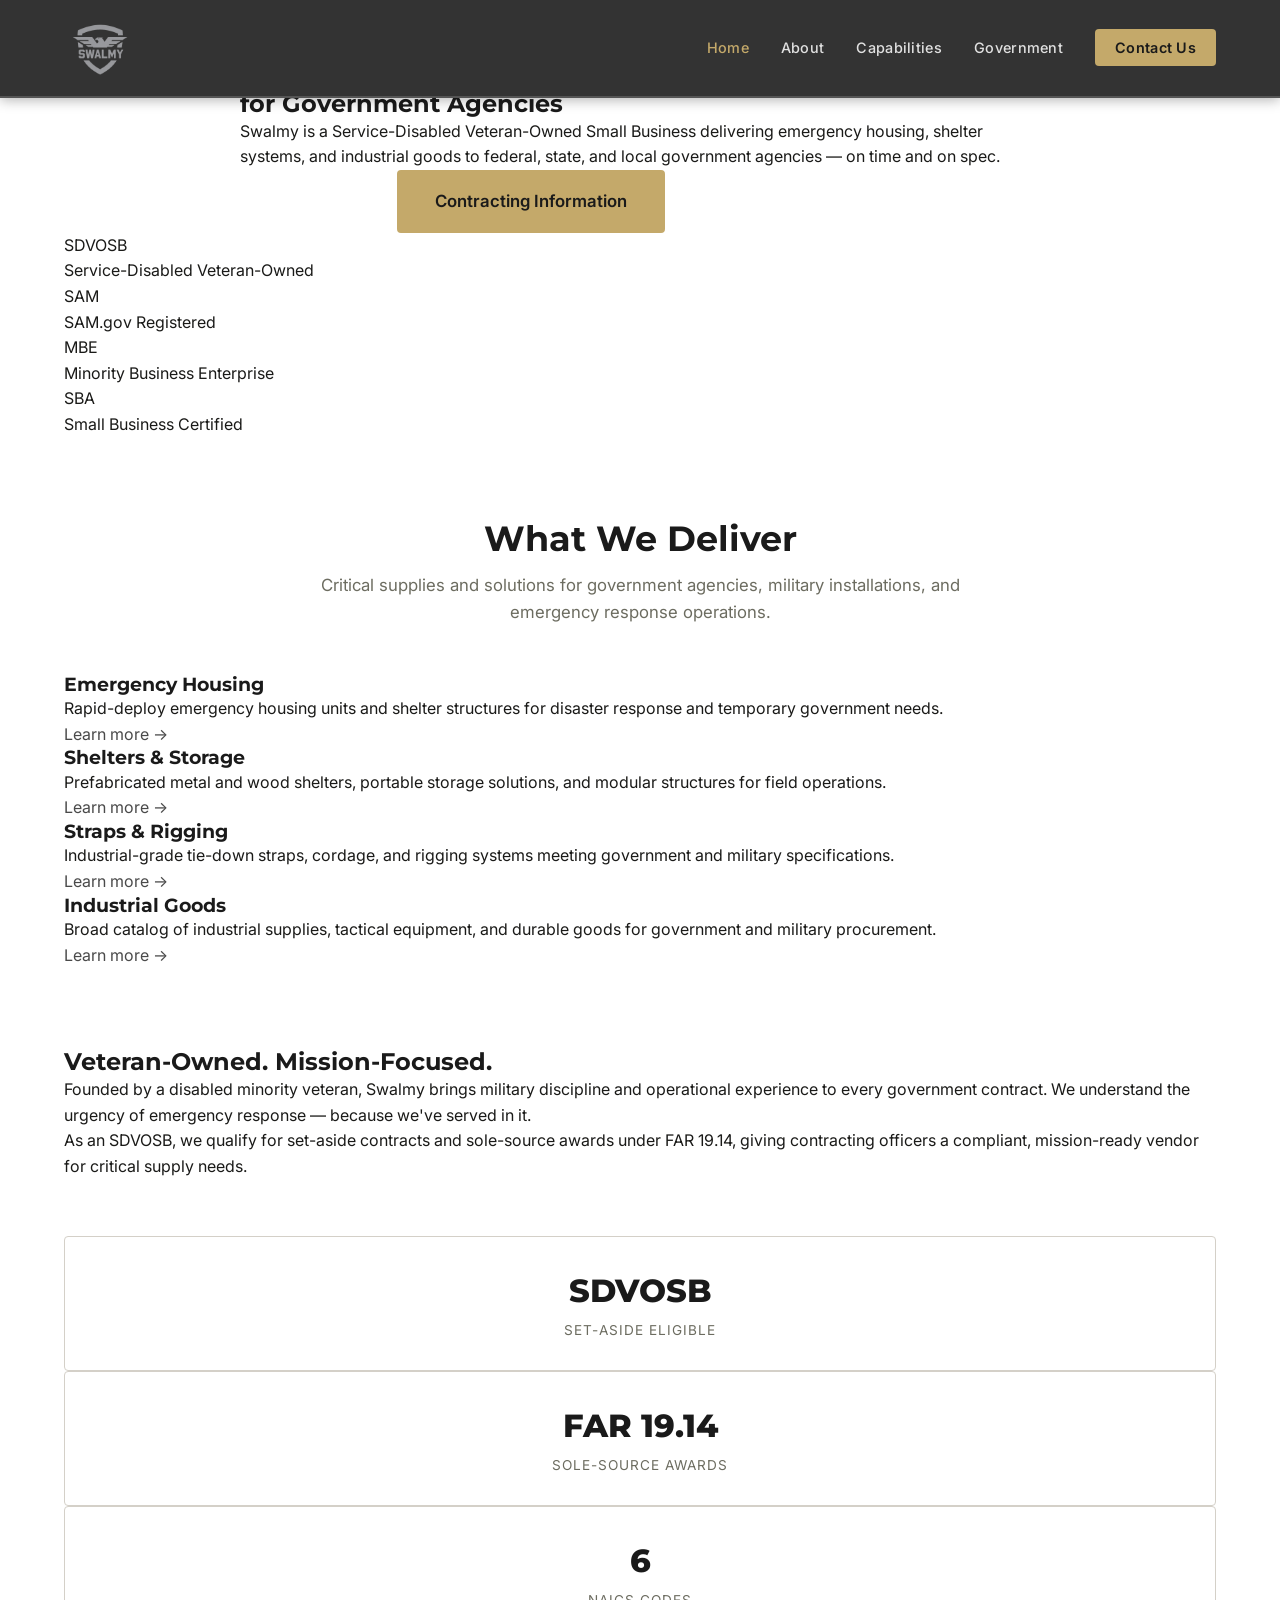
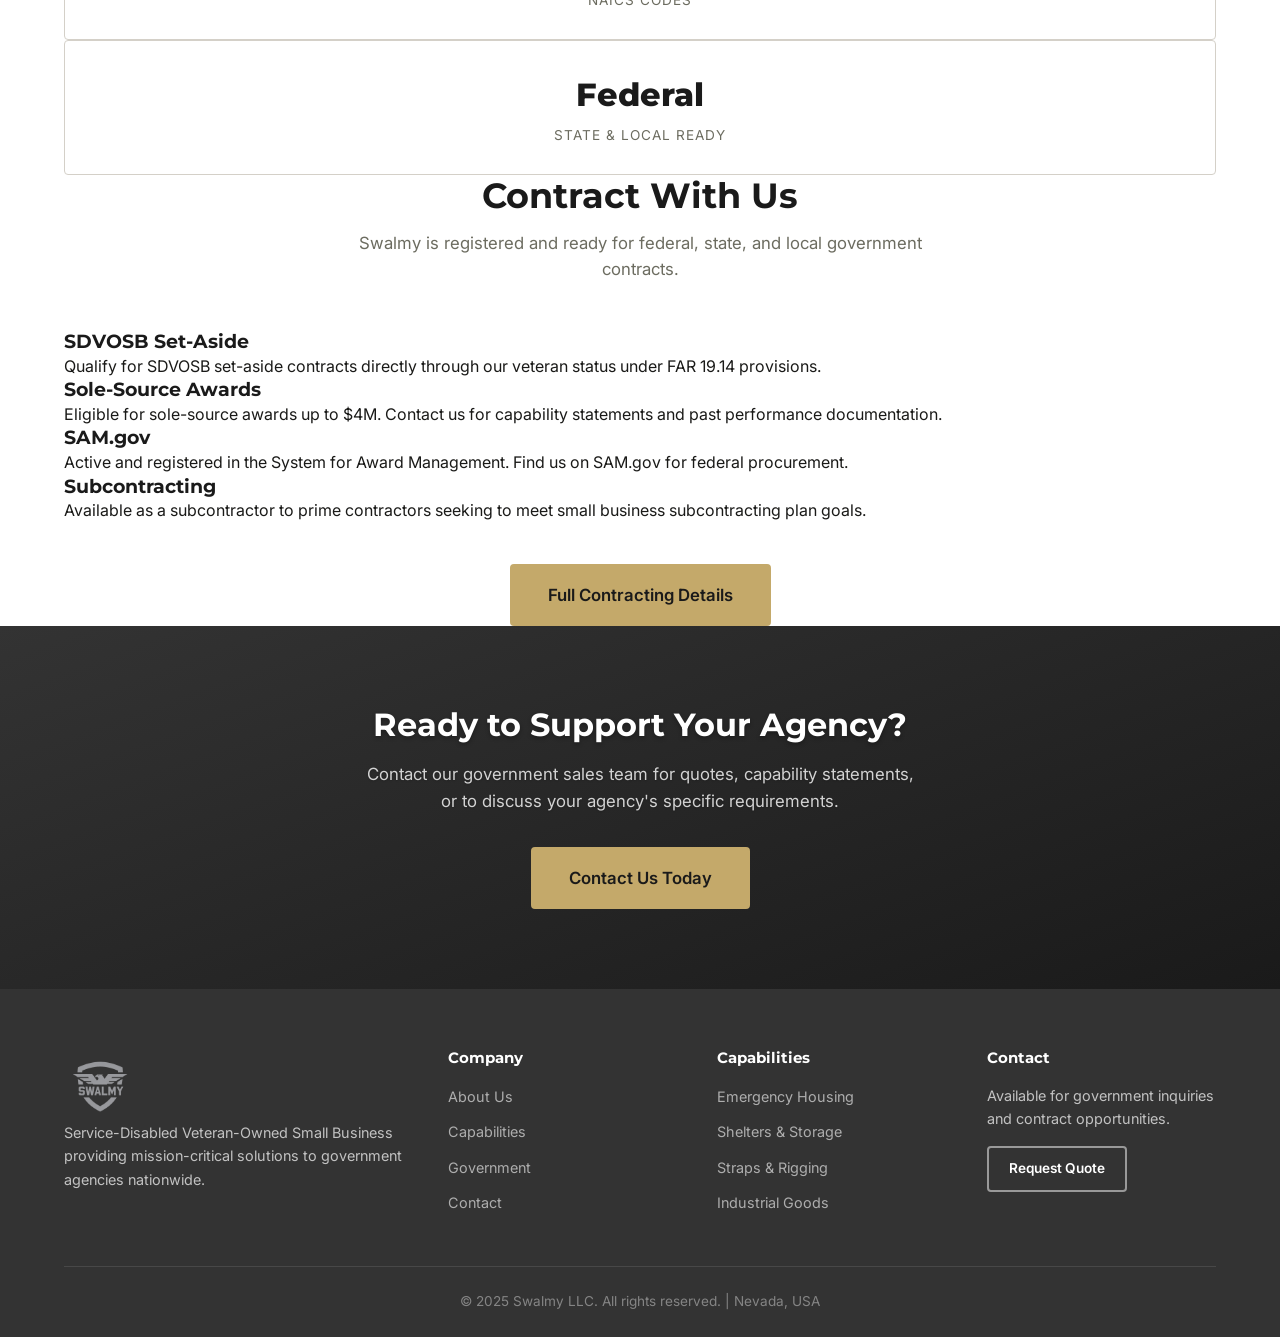
<file: index.html>
<!DOCTYPE html>
<html lang="en">
<head>
    <meta charset="UTF-8">
    <meta name="viewport" content="width=device-width, initial-scale=1.0">
    <title>Swalmy | Veteran-Owned Government Contractor — Emergency Housing & Industrial Supply</title>
    <meta name="description" content="Swalmy is a Service-Disabled Veteran-Owned Small Business delivering emergency housing, shelter solutions, and industrial goods to government agencies across the United States.">
    <meta property="og:title" content="Swalmy — Veteran-Owned Government Contractor">
    <meta property="og:description" content="SDVOSB certified. SAM registered. Emergency housing, shelters, straps, and industrial goods for federal, state, and local government agencies.">
    <meta property="og:type" content="website">
    <meta property="og:url" content="https://swalmy.com/">
    <link rel="canonical" href="https://swalmy.com/">
    <link rel="preconnect" href="https://fonts.googleapis.com">
    <link rel="preconnect" href="https://fonts.gstatic.com" crossorigin>
    <link href="https://fonts.googleapis.com/css2?family=Inter:wght@300;400;500;600;700;800&family=Montserrat:wght@600;700;800&display=swap" rel="stylesheet">
    <link rel="stylesheet" href="assets/css/style.css">
</head>
<body>
    <header class="site-header">
        <nav class="nav-container">
            <a href="/" class="logo">
                <img src="/assets/images/swalmy-logo.png" alt="Swalmy" class="logo-img">
            </a>
            <button class="mobile-toggle" aria-label="Toggle navigation menu" aria-expanded="false">
                <span></span><span></span><span></span>
            </button>
            <ul class="nav-links">
                <li><a href="/" class="active">Home</a></li>
                <li><a href="/about">About</a></li>
                <li><a href="/capabilities">Capabilities</a></li>
                <li><a href="/government">Government</a></li>
                <li><a href="/contact" class="nav-cta">Contact Us</a></li>
            </ul>
        </nav>
    </header>

    <main>
        <section class="hero-home">
            <div class="hero-content">
                <div class="hero-badge">SDVOSB · SAM Registered · Nevada LLC</div>
                <h1>Mission-Ready Supply<br>for Government Agencies</h1>
                <p class="hero-desc">Swalmy is a Service-Disabled Veteran-Owned Small Business delivering emergency housing, shelter systems, and industrial goods to federal, state, and local government agencies — on time and on spec.</p>
                <div class="hero-actions">
                    <a href="/government" class="btn btn-primary btn-lg">Contracting Information</a>
                    <a href="/capabilities" class="btn btn-outline btn-lg">Our Capabilities</a>
                </div>
            </div>
        </section>

        <section class="certifications-bar">
            <div class="container">
                <div class="cert-bar-grid">
                    <div class="cert-bar-item">
                        <div class="cert-badge-sm">SDVOSB</div>
                        <span>Service-Disabled Veteran-Owned</span>
                    </div>
                    <div class="cert-bar-item">
                        <div class="cert-badge-sm">SAM</div>
                        <span>SAM.gov Registered</span>
                    </div>
                    <div class="cert-bar-item">
                        <div class="cert-badge-sm">MBE</div>
                        <span>Minority Business Enterprise</span>
                    </div>
                    <div class="cert-bar-item">
                        <div class="cert-badge-sm">SBA</div>
                        <span>Small Business Certified</span>
                    </div>
                </div>
            </div>
        </section>

        <section class="capabilities-overview">
            <div class="container">
                <h2 class="section-title">What We Deliver</h2>
                <p class="section-subtitle">Critical supplies and solutions for government agencies, military installations, and emergency response operations.</p>
                <div class="cap-grid">
                    <div class="cap-card">
                        <h3>Emergency Housing</h3>
                        <p>Rapid-deploy emergency housing units and shelter structures for disaster response and temporary government needs.</p>
                        <a href="/capabilities#housing" class="cap-link">Learn more →</a>
                    </div>
                    <div class="cap-card">
                        <h3>Shelters &amp; Storage</h3>
                        <p>Prefabricated metal and wood shelters, portable storage solutions, and modular structures for field operations.</p>
                        <a href="/capabilities#shelters" class="cap-link">Learn more →</a>
                    </div>
                    <div class="cap-card">
                        <h3>Straps &amp; Rigging</h3>
                        <p>Industrial-grade tie-down straps, cordage, and rigging systems meeting government and military specifications.</p>
                        <a href="/capabilities#straps" class="cap-link">Learn more →</a>
                    </div>
                    <div class="cap-card">
                        <h3>Industrial Goods</h3>
                        <p>Broad catalog of industrial supplies, tactical equipment, and durable goods for government and military procurement.</p>
                        <a href="/capabilities#industrial" class="cap-link">Learn more →</a>
                    </div>
                </div>
            </div>
        </section>

        <section class="sdvosb-section">
            <div class="container">
                <div class="sdvosb-grid">
                    <div class="sdvosb-content">
                        <h2>Veteran-Owned. Mission-Focused.</h2>
                        <p>Founded by a disabled minority veteran, Swalmy brings military discipline and operational experience to every government contract. We understand the urgency of emergency response — because we've served in it.</p>
                        <p>As an SDVOSB, we qualify for set-aside contracts and sole-source awards under FAR 19.14, giving contracting officers a compliant, mission-ready vendor for critical supply needs.</p>
                        <a href="/about" class="btn btn-outline">Our Story</a>
                    </div>
                    <div class="sdvosb-stats">
                        <div class="stat-card">
                            <div class="stat-number">SDVOSB</div>
                            <div class="stat-label">Set-Aside Eligible</div>
                        </div>
                        <div class="stat-card">
                            <div class="stat-number">FAR 19.14</div>
                            <div class="stat-label">Sole-Source Awards</div>
                        </div>
                        <div class="stat-card">
                            <div class="stat-number">6</div>
                            <div class="stat-label">NAICS Codes</div>
                        </div>
                        <div class="stat-card">
                            <div class="stat-number">Federal</div>
                            <div class="stat-label">State &amp; Local Ready</div>
                        </div>
                    </div>
                </div>
            </div>
        </section>

        <section class="contract-section">
            <div class="container">
                <h2 class="section-title">Contract With Us</h2>
                <p class="section-subtitle">Swalmy is registered and ready for federal, state, and local government contracts.</p>
                <div class="contract-grid">
                    <div class="contract-card">
                        <h3>SDVOSB Set-Aside</h3>
                        <p>Qualify for SDVOSB set-aside contracts directly through our veteran status under FAR 19.14 provisions.</p>
                    </div>
                    <div class="contract-card">
                        <h3>Sole-Source Awards</h3>
                        <p>Eligible for sole-source awards up to $4M. Contact us for capability statements and past performance documentation.</p>
                    </div>
                    <div class="contract-card">
                        <h3>SAM.gov</h3>
                        <p>Active and registered in the System for Award Management. Find us on SAM.gov for federal procurement.</p>
                    </div>
                    <div class="contract-card">
                        <h3>Subcontracting</h3>
                        <p>Available as a subcontractor to prime contractors seeking to meet small business subcontracting plan goals.</p>
                    </div>
                </div>
                <div style="text-align:center;margin-top:2.5rem;">
                    <a href="/government" class="btn btn-primary btn-lg">Full Contracting Details</a>
                </div>
            </div>
        </section>

        <section class="cta-section">
            <div class="container">
                <h2>Ready to Support Your Agency?</h2>
                <p>Contact our government sales team for quotes, capability statements, or to discuss your agency's specific requirements.</p>
                <a href="/contact" class="btn btn-primary btn-lg">Contact Us Today</a>
            </div>
        </section>
    </main>

    <footer class="site-footer">
        <div class="container">
            <div class="footer-grid">
                <div class="footer-brand">
                    <img src="/assets/images/swalmy-logo.png" alt="Swalmy" class="logo-img">
                    <p>Service-Disabled Veteran-Owned Small Business providing mission-critical solutions to government agencies nationwide.</p>
                </div>
                <div class="footer-links">
                    <h4>Company</h4>
                    <ul>
                        <li><a href="/about">About Us</a></li>
                        <li><a href="/capabilities">Capabilities</a></li>
                        <li><a href="/government">Government</a></li>
                        <li><a href="/contact">Contact</a></li>
                    </ul>
                </div>
                <div class="footer-links">
                    <h4>Capabilities</h4>
                    <ul>
                        <li><a href="/capabilities#housing">Emergency Housing</a></li>
                        <li><a href="/capabilities#shelters">Shelters &amp; Storage</a></li>
                        <li><a href="/capabilities#straps">Straps &amp; Rigging</a></li>
                        <li><a href="/capabilities#industrial">Industrial Goods</a></li>
                    </ul>
                </div>
                <div class="footer-contact">
                    <h4>Contact</h4>
                    <p>Available for government inquiries<br>and contract opportunities.</p>
                    <a href="/contact" class="btn btn-outline btn-sm">Request Quote</a>
                </div>
            </div>
            <div class="footer-bottom">
                <p>&copy; 2025 Swalmy LLC. All rights reserved. | Nevada, USA</p>
            </div>
        </div>
    </footer>

    <script src="assets/js/main.js"></script>
</body>
</html>
</file>
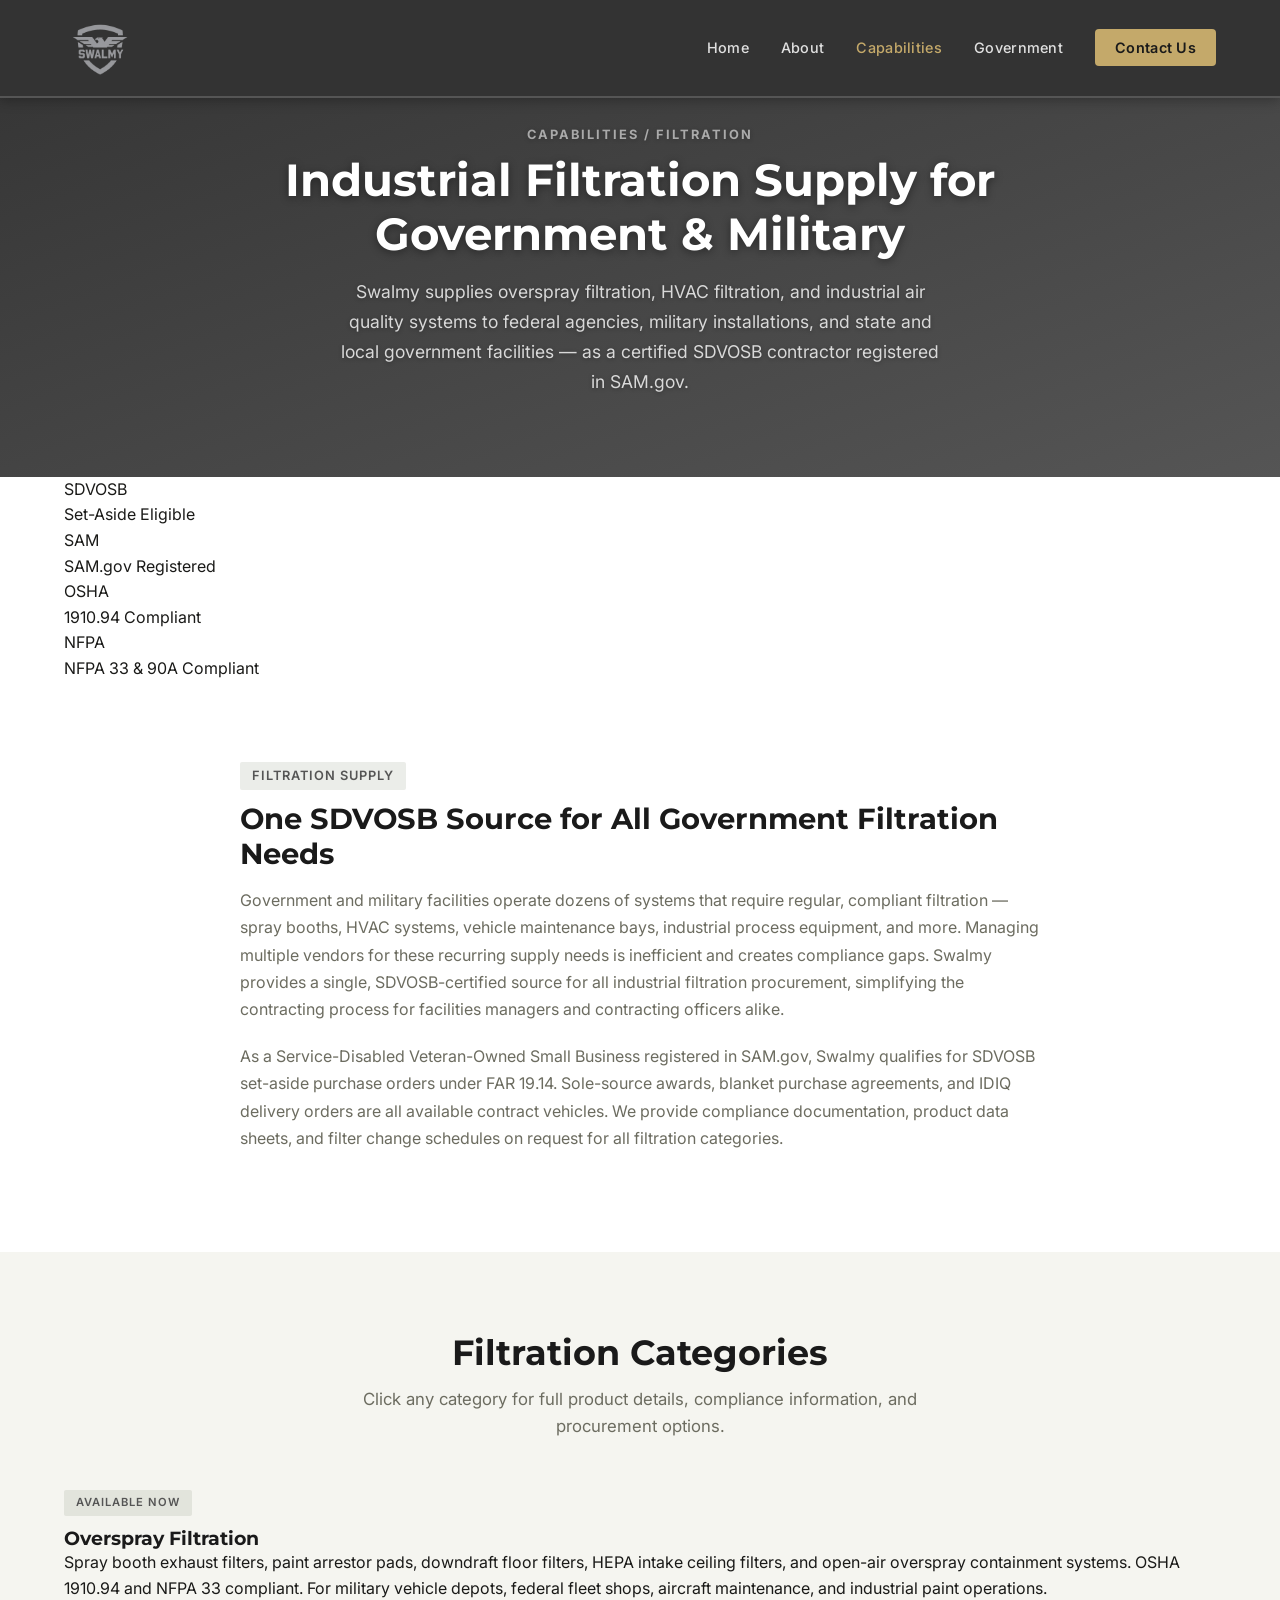
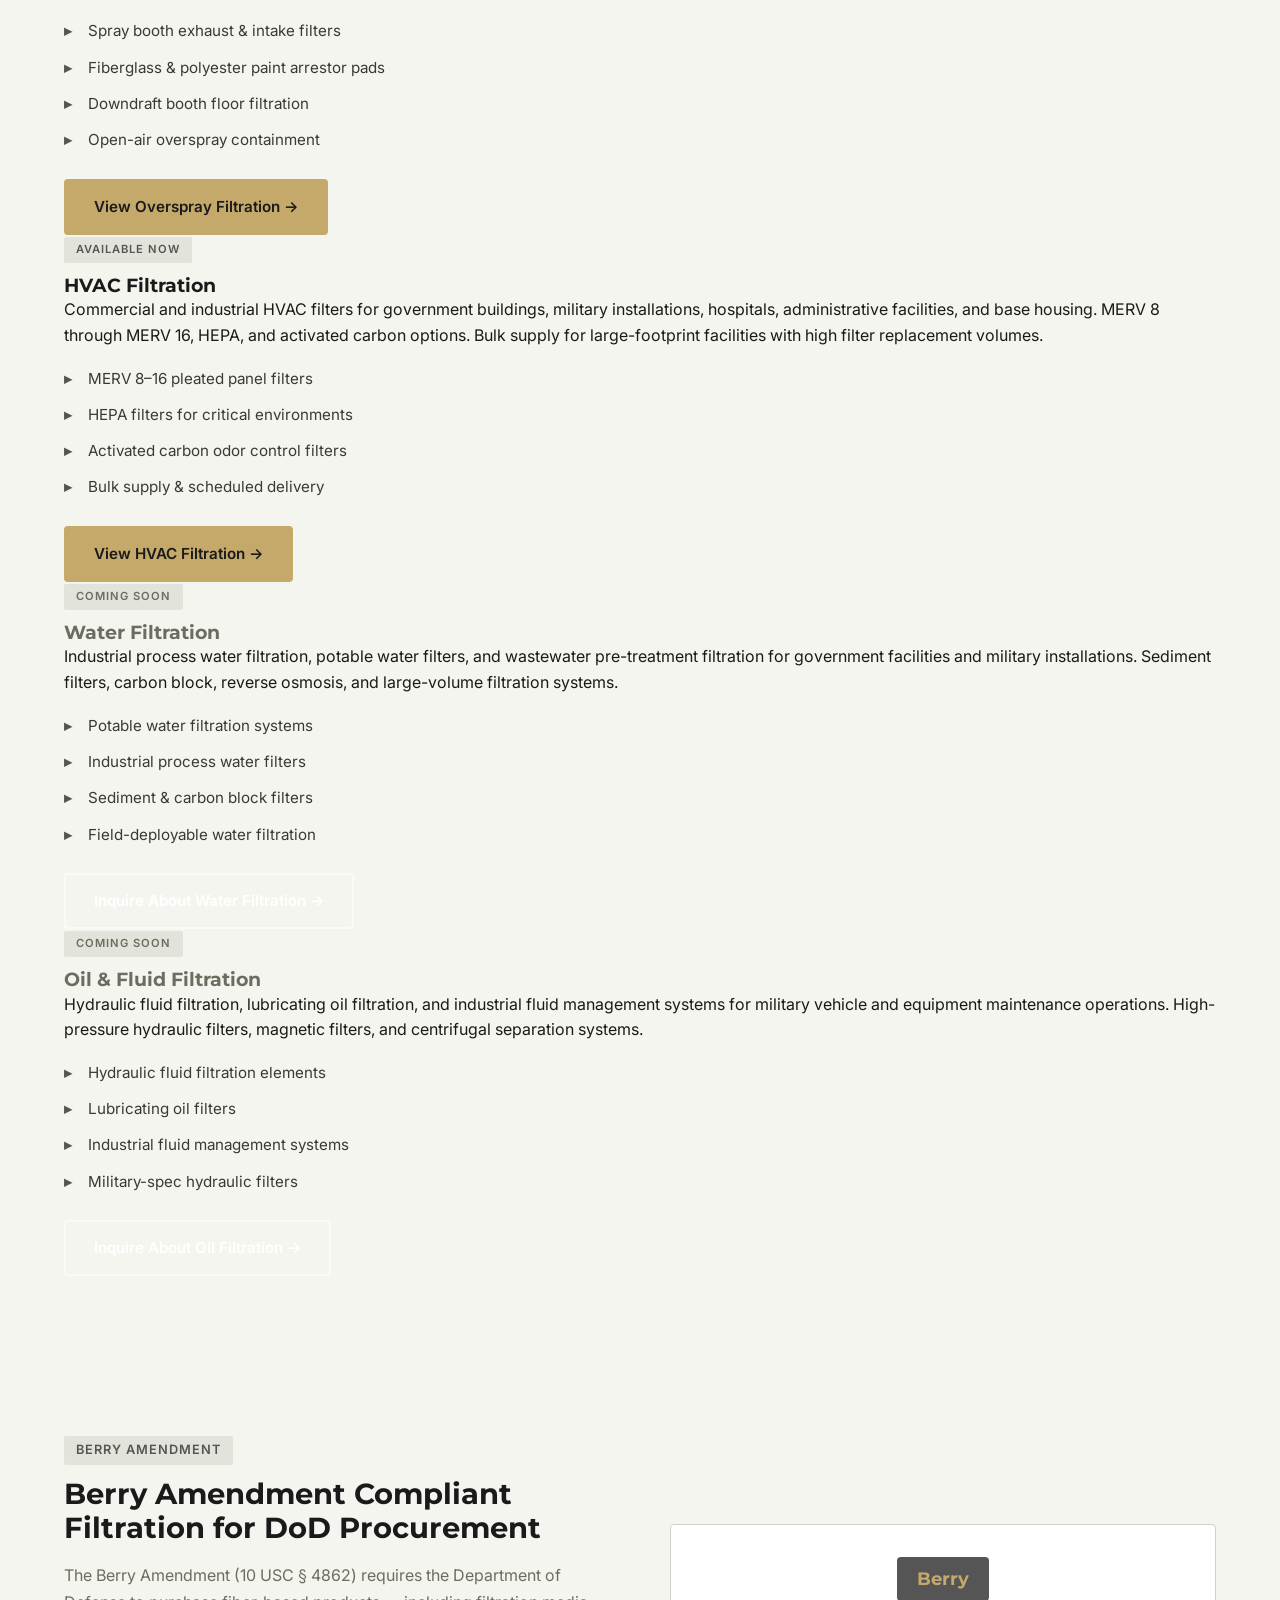
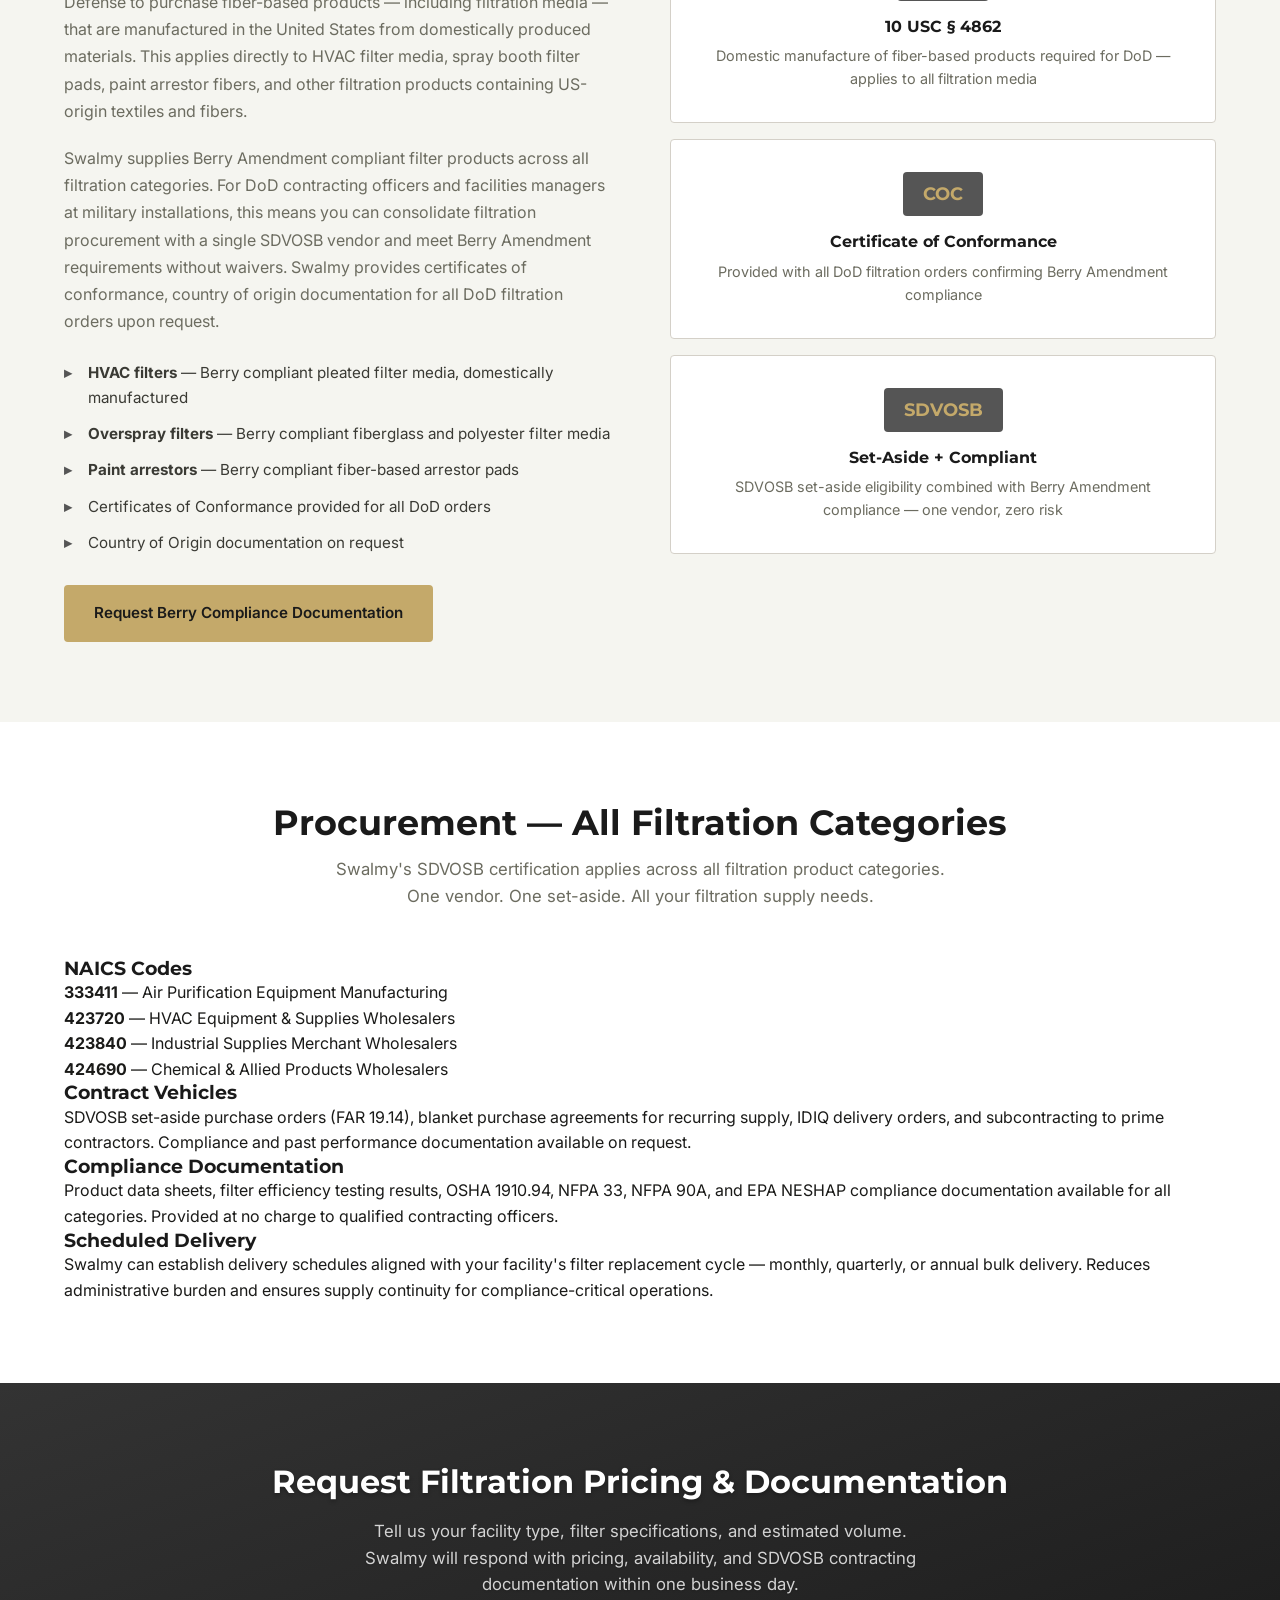
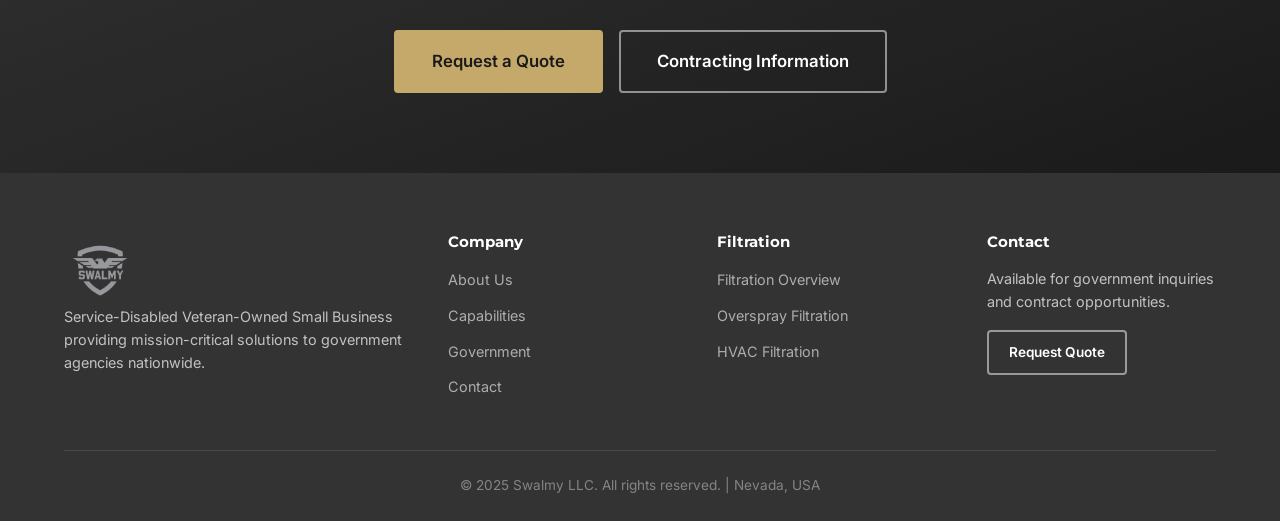
<file: filtration/index.html>
<!DOCTYPE html>
<html lang="en">
<head>
    <meta charset="UTF-8">
    <meta name="viewport" content="width=device-width, initial-scale=1.0">
    <title>Industrial Filtration Supply for Government & Military | Swalmy — SDVOSB Contractor</title>
    <meta name="description" content="Swalmy supplies industrial filtration systems to government agencies and military installations. Overspray filtration, HVAC filtration, and more. SDVOSB certified, SAM registered. OSHA and NFPA compliant.">
    <meta property="og:title" content="Industrial Filtration Supply for Government & Military | Swalmy">
    <meta property="og:description" content="SDVOSB-certified supplier of industrial filtration for government agencies — overspray, HVAC, and industrial air filtration systems.">
    <meta property="og:type" content="website">
    <meta property="og:url" content="https://swalmy.com/filtration">
    <link rel="canonical" href="https://swalmy.com/filtration">
    <link rel="preconnect" href="https://fonts.googleapis.com">
    <link rel="preconnect" href="https://fonts.gstatic.com" crossorigin>
    <link href="https://fonts.googleapis.com/css2?family=Inter:wght@300;400;500;600;700;800&family=Montserrat:wght@600;700;800&display=swap" rel="stylesheet">
    <link rel="stylesheet" href="/assets/css/style.css">
    <script type="application/ld+json">
    {
        "@context": "https://schema.org",
        "@type": "Service",
        "name": "Industrial Filtration Supply",
        "provider": {
            "@type": "Organization",
            "name": "Swalmy LLC",
            "url": "https://swalmy.com",
            "description": "Service-Disabled Veteran-Owned Small Business providing mission-critical supply to government agencies"
        },
        "serviceType": "Government Supply — Industrial Filtration",
        "areaServed": "United States",
        "description": "Supply of industrial filtration systems to federal, state, and local government agencies and military installations — including overspray filtration, HVAC filtration, and industrial air quality systems.",
        "hasOfferCatalog": {
            "@type": "OfferCatalog",
            "name": "Filtration Product Categories",
            "itemListElement": [
                {"@type": "Offer", "itemOffered": {"@type": "Product", "name": "Overspray Filtration — Spray Booth Filters & Paint Arrestors"}},
                {"@type": "Offer", "itemOffered": {"@type": "Product", "name": "HVAC Filtration — Commercial & Industrial Air Filters"}},
                {"@type": "Offer", "itemOffered": {"@type": "Product", "name": "Water Filtration — Industrial Process & Facility Water Filters"}},
                {"@type": "Offer", "itemOffered": {"@type": "Product", "name": "Oil Filtration — Industrial Fluid & Hydraulic Filtration"}}
            ]
        }
    }
    </script>
</head>
<body>
    <header class="site-header">
        <nav class="nav-container">
            <a href="/" class="logo">
                <img src="/assets/images/swalmy-logo.png" alt="Swalmy" class="logo-img">
            </a>
            <button class="mobile-toggle" aria-label="Toggle navigation menu" aria-expanded="false">
                <span></span><span></span><span></span>
            </button>
            <ul class="nav-links">
                <li><a href="/">Home</a></li>
                <li><a href="/about">About</a></li>
                <li><a href="/capabilities" class="active">Capabilities</a></li>
                <li><a href="/government">Government</a></li>
                <li><a href="/contact" class="nav-cta">Contact Us</a></li>
            </ul>
        </nav>
    </header>

    <main>
        <section class="page-hero">
            <div class="hero-content">
                <div class="hero-sub" style="font-size:0.8rem;font-weight:700;text-transform:uppercase;letter-spacing:2px;margin-bottom:0.5rem;opacity:0.7;"><a href="/capabilities" style="color:inherit;">Capabilities</a> / Filtration</div>
                <h1>Industrial Filtration Supply for Government &amp; Military</h1>
                <p class="hero-sub">Swalmy supplies overspray filtration, HVAC filtration, and industrial air quality systems to federal agencies, military installations, and state and local government facilities — as a certified SDVOSB contractor registered in SAM.gov.</p>
            </div>
        </section>

        <section class="certifications-bar">
            <div class="container">
                <div class="cert-bar-grid">
                    <div class="cert-bar-item">
                        <div class="cert-badge-sm">SDVOSB</div>
                        <span>Set-Aside Eligible</span>
                    </div>
                    <div class="cert-bar-item">
                        <div class="cert-badge-sm">SAM</div>
                        <span>SAM.gov Registered</span>
                    </div>
                    <div class="cert-bar-item">
                        <div class="cert-badge-sm">OSHA</div>
                        <span>1910.94 Compliant</span>
                    </div>
                    <div class="cert-bar-item">
                        <div class="cert-badge-sm">NFPA</div>
                        <span>NFPA 33 &amp; 90A Compliant</span>
                    </div>
                </div>
            </div>
        </section>

        <section class="capability-detail" id="overview">
            <div class="container">
                <div class="detail-content" style="max-width:800px;margin:0 auto;">
                    <div class="detail-label">Filtration Supply</div>
                    <h2>One SDVOSB Source for All Government Filtration Needs</h2>
                    <p>Government and military facilities operate dozens of systems that require regular, compliant filtration — spray booths, HVAC systems, vehicle maintenance bays, industrial process equipment, and more. Managing multiple vendors for these recurring supply needs is inefficient and creates compliance gaps. Swalmy provides a single, SDVOSB-certified source for all industrial filtration procurement, simplifying the contracting process for facilities managers and contracting officers alike.</p>
                    <p>As a Service-Disabled Veteran-Owned Small Business registered in SAM.gov, Swalmy qualifies for SDVOSB set-aside purchase orders under FAR 19.14. Sole-source awards, blanket purchase agreements, and IDIQ delivery orders are all available contract vehicles. We provide compliance documentation, product data sheets, and filter change schedules on request for all filtration categories.</p>
                </div>
            </div>
        </section>

        <section class="capability-detail" style="background:var(--gray-50);" id="categories">
            <div class="container">
                <h2 class="section-title">Filtration Categories</h2>
                <p class="section-subtitle">Click any category for full product details, compliance information, and procurement options.</p>
                <div class="cap-grid" style="margin-top:2rem;">

                    <div class="cap-card">
                        <div class="detail-label" style="font-size:0.7rem;">Available Now</div>
                        <h3><a href="/filtration/overspray" style="color:inherit;text-decoration:none;">Overspray Filtration</a></h3>
                        <p>Spray booth exhaust filters, paint arrestor pads, downdraft floor filters, HEPA intake ceiling filters, and open-air overspray containment systems. OSHA 1910.94 and NFPA 33 compliant. For military vehicle depots, federal fleet shops, aircraft maintenance, and industrial paint operations.</p>
                        <ul class="detail-list" style="margin:0.75rem 0;">
                            <li>Spray booth exhaust &amp; intake filters</li>
                            <li>Fiberglass &amp; polyester paint arrestor pads</li>
                            <li>Downdraft booth floor filtration</li>
                            <li>Open-air overspray containment</li>
                        </ul>
                        <a href="/filtration/overspray" class="btn btn-primary" style="margin-top:0.5rem;display:inline-block;">View Overspray Filtration →</a>
                    </div>

                    <div class="cap-card">
                        <div class="detail-label" style="font-size:0.7rem;">Available Now</div>
                        <h3><a href="/filtration/hvac" style="color:inherit;text-decoration:none;">HVAC Filtration</a></h3>
                        <p>Commercial and industrial HVAC filters for government buildings, military installations, hospitals, administrative facilities, and base housing. MERV 8 through MERV 16, HEPA, and activated carbon options. Bulk supply for large-footprint facilities with high filter replacement volumes.</p>
                        <ul class="detail-list" style="margin:0.75rem 0;">
                            <li>MERV 8–16 pleated panel filters</li>
                            <li>HEPA filters for critical environments</li>
                            <li>Activated carbon odor control filters</li>
                            <li>Bulk supply &amp; scheduled delivery</li>
                        </ul>
                        <a href="/filtration/hvac" class="btn btn-primary" style="margin-top:0.5rem;display:inline-block;">View HVAC Filtration →</a>
                    </div>

                    <div class="cap-card">
                        <div class="detail-label" style="font-size:0.7rem;color:var(--gray-600);">Coming Soon</div>
                        <h3 style="color:var(--gray-600);">Water Filtration</h3>
                        <p>Industrial process water filtration, potable water filters, and wastewater pre-treatment filtration for government facilities and military installations. Sediment filters, carbon block, reverse osmosis, and large-volume filtration systems.</p>
                        <ul class="detail-list" style="margin:0.75rem 0;">
                            <li>Potable water filtration systems</li>
                            <li>Industrial process water filters</li>
                            <li>Sediment &amp; carbon block filters</li>
                            <li>Field-deployable water filtration</li>
                        </ul>
                        <a href="/contact" class="btn btn-outline" style="margin-top:0.5rem;display:inline-block;">Inquire About Water Filtration →</a>
                    </div>

                    <div class="cap-card">
                        <div class="detail-label" style="font-size:0.7rem;color:var(--gray-600);">Coming Soon</div>
                        <h3 style="color:var(--gray-600);">Oil &amp; Fluid Filtration</h3>
                        <p>Hydraulic fluid filtration, lubricating oil filtration, and industrial fluid management systems for military vehicle and equipment maintenance operations. High-pressure hydraulic filters, magnetic filters, and centrifugal separation systems.</p>
                        <ul class="detail-list" style="margin:0.75rem 0;">
                            <li>Hydraulic fluid filtration elements</li>
                            <li>Lubricating oil filters</li>
                            <li>Industrial fluid management systems</li>
                            <li>Military-spec hydraulic filters</li>
                        </ul>
                        <a href="/contact" class="btn btn-outline" style="margin-top:0.5rem;display:inline-block;">Inquire About Oil Filtration →</a>
                    </div>

                </div>
            </div>
        </section>

        <section class="capability-detail" style="background:var(--gray-50);" id="berry">
            <div class="container">
                <div class="detail-grid">
                    <div class="detail-content">
                        <div class="detail-label">Berry Amendment</div>
                        <h2>Berry Amendment Compliant Filtration for DoD Procurement</h2>
                        <p>The Berry Amendment (10 USC § 4862) requires the Department of Defense to purchase fiber-based products — including filtration media — that are manufactured in the United States from domestically produced materials. This applies directly to HVAC filter media, spray booth filter pads, paint arrestor fibers, and other filtration products containing US-origin textiles and fibers.</p>
                        <p>Swalmy supplies Berry Amendment compliant filter products across all filtration categories. For DoD contracting officers and facilities managers at military installations, this means you can consolidate filtration procurement with a single SDVOSB vendor and meet Berry Amendment requirements without waivers. Swalmy provides certificates of conformance, country of origin documentation for all DoD filtration orders upon request.</p>
                        <ul class="detail-list">
                            <li><strong>HVAC filters</strong> — Berry compliant pleated filter media, domestically manufactured</li>
                            <li><strong>Overspray filters</strong> — Berry compliant fiberglass and polyester filter media</li>
                            <li><strong>Paint arrestors</strong> — Berry compliant fiber-based arrestor pads</li>
                            <li>Certificates of Conformance provided for all DoD orders</li>
                            <li>Country of Origin documentation on request</li>
                            
                        </ul>
                        <a href="/contact" class="btn btn-primary" style="margin-top:1.5rem;display:inline-block;">Request Berry Compliance Documentation</a>
                    </div>
                    <div class="detail-visual">
                        <div class="cert-card" style="margin-bottom:1rem;">
                            <div class="cert-badge">Berry</div>
                            <h3>10 USC § 4862</h3>
                            <p>Domestic manufacture of fiber-based products required for DoD — applies to all filtration media</p>
                        </div>
                        <div class="cert-card" style="margin-bottom:1rem;">
                            <div class="cert-badge">COC</div>
                            <h3>Certificate of Conformance</h3>
                            <p>Provided with all DoD filtration orders confirming Berry Amendment compliance</p>
                        </div>
                        <div class="cert-card">
                            <div class="cert-badge">SDVOSB</div>
                            <h3>Set-Aside + Compliant</h3>
                            <p>SDVOSB set-aside eligibility combined with Berry Amendment compliance — one vendor, zero risk</p>
                        </div>
                    </div>
                </div>
            </div>
        </section>

        <section class="capability-detail" id="procurement">
            <div class="container">
                <h2 class="section-title">Procurement — All Filtration Categories</h2>
                <p class="section-subtitle">Swalmy's SDVOSB certification applies across all filtration product categories. One vendor. One set-aside. All your filtration supply needs.</p>
                <div class="contract-grid" style="margin-top:2rem;">
                    <div class="contract-card">
                        <h3>NAICS Codes</h3>
                        <p><strong>333411</strong> — Air Purification Equipment Manufacturing<br>
                        <strong>423720</strong> — HVAC Equipment &amp; Supplies Wholesalers<br>
                        <strong>423840</strong> — Industrial Supplies Merchant Wholesalers<br>
                        <strong>424690</strong> — Chemical &amp; Allied Products Wholesalers</p>
                    </div>
                    <div class="contract-card">
                        <h3>Contract Vehicles</h3>
                        <p>SDVOSB set-aside purchase orders (FAR 19.14), blanket purchase agreements for recurring supply, IDIQ delivery orders, and subcontracting to prime contractors. Compliance and past performance documentation available on request.</p>
                    </div>
                    <div class="contract-card">
                        <h3>Compliance Documentation</h3>
                        <p>Product data sheets, filter efficiency testing results, OSHA 1910.94, NFPA 33, NFPA 90A, and EPA NESHAP compliance documentation available for all categories. Provided at no charge to qualified contracting officers.</p>
                    </div>
                    <div class="contract-card">
                        <h3>Scheduled Delivery</h3>
                        <p>Swalmy can establish delivery schedules aligned with your facility's filter replacement cycle — monthly, quarterly, or annual bulk delivery. Reduces administrative burden and ensures supply continuity for compliance-critical operations.</p>
                    </div>
                </div>
            </div>
        </section>

        <section class="cta-section">
            <div class="container">
                <h2>Request Filtration Pricing &amp; Documentation</h2>
                <p>Tell us your facility type, filter specifications, and estimated volume. Swalmy will respond with pricing, availability, and SDVOSB contracting documentation within one business day.</p>
                <div style="display:flex;gap:1rem;justify-content:center;flex-wrap:wrap;margin-top:1.5rem;">
                    <a href="/contact" class="btn btn-primary btn-lg">Request a Quote</a>
                    <a href="/government" class="btn btn-outline btn-lg">Contracting Information</a>
                </div>
            </div>
        </section>
    </main>

    <footer class="site-footer">
        <div class="container">
            <div class="footer-grid">
                <div class="footer-brand">
                    <img src="/assets/images/swalmy-logo.png" alt="Swalmy" class="logo-img">
                    <p>Service-Disabled Veteran-Owned Small Business providing mission-critical solutions to government agencies nationwide.</p>
                </div>
                <div class="footer-links">
                    <h4>Company</h4>
                    <ul>
                        <li><a href="/about">About Us</a></li>
                        <li><a href="/capabilities">Capabilities</a></li>
                        <li><a href="/government">Government</a></li>
                        <li><a href="/contact">Contact</a></li>
                    </ul>
                </div>
                <div class="footer-links">
                    <h4>Filtration</h4>
                    <ul>
                        <li><a href="/filtration">Filtration Overview</a></li>
                        <li><a href="/filtration/overspray">Overspray Filtration</a></li>
                        <li><a href="/filtration/hvac">HVAC Filtration</a></li>
                    </ul>
                </div>
                <div class="footer-contact">
                    <h4>Contact</h4>
                    <p>Available for government inquiries<br>and contract opportunities.</p>
                    <a href="/contact" class="btn btn-outline btn-sm">Request Quote</a>
                </div>
            </div>
            <div class="footer-bottom">
                <p>&copy; 2025 Swalmy LLC. All rights reserved. | Nevada, USA</p>
            </div>
        </div>
    </footer>

    <script src="/assets/js/main.js"></script>
</body>
</html>
</file>
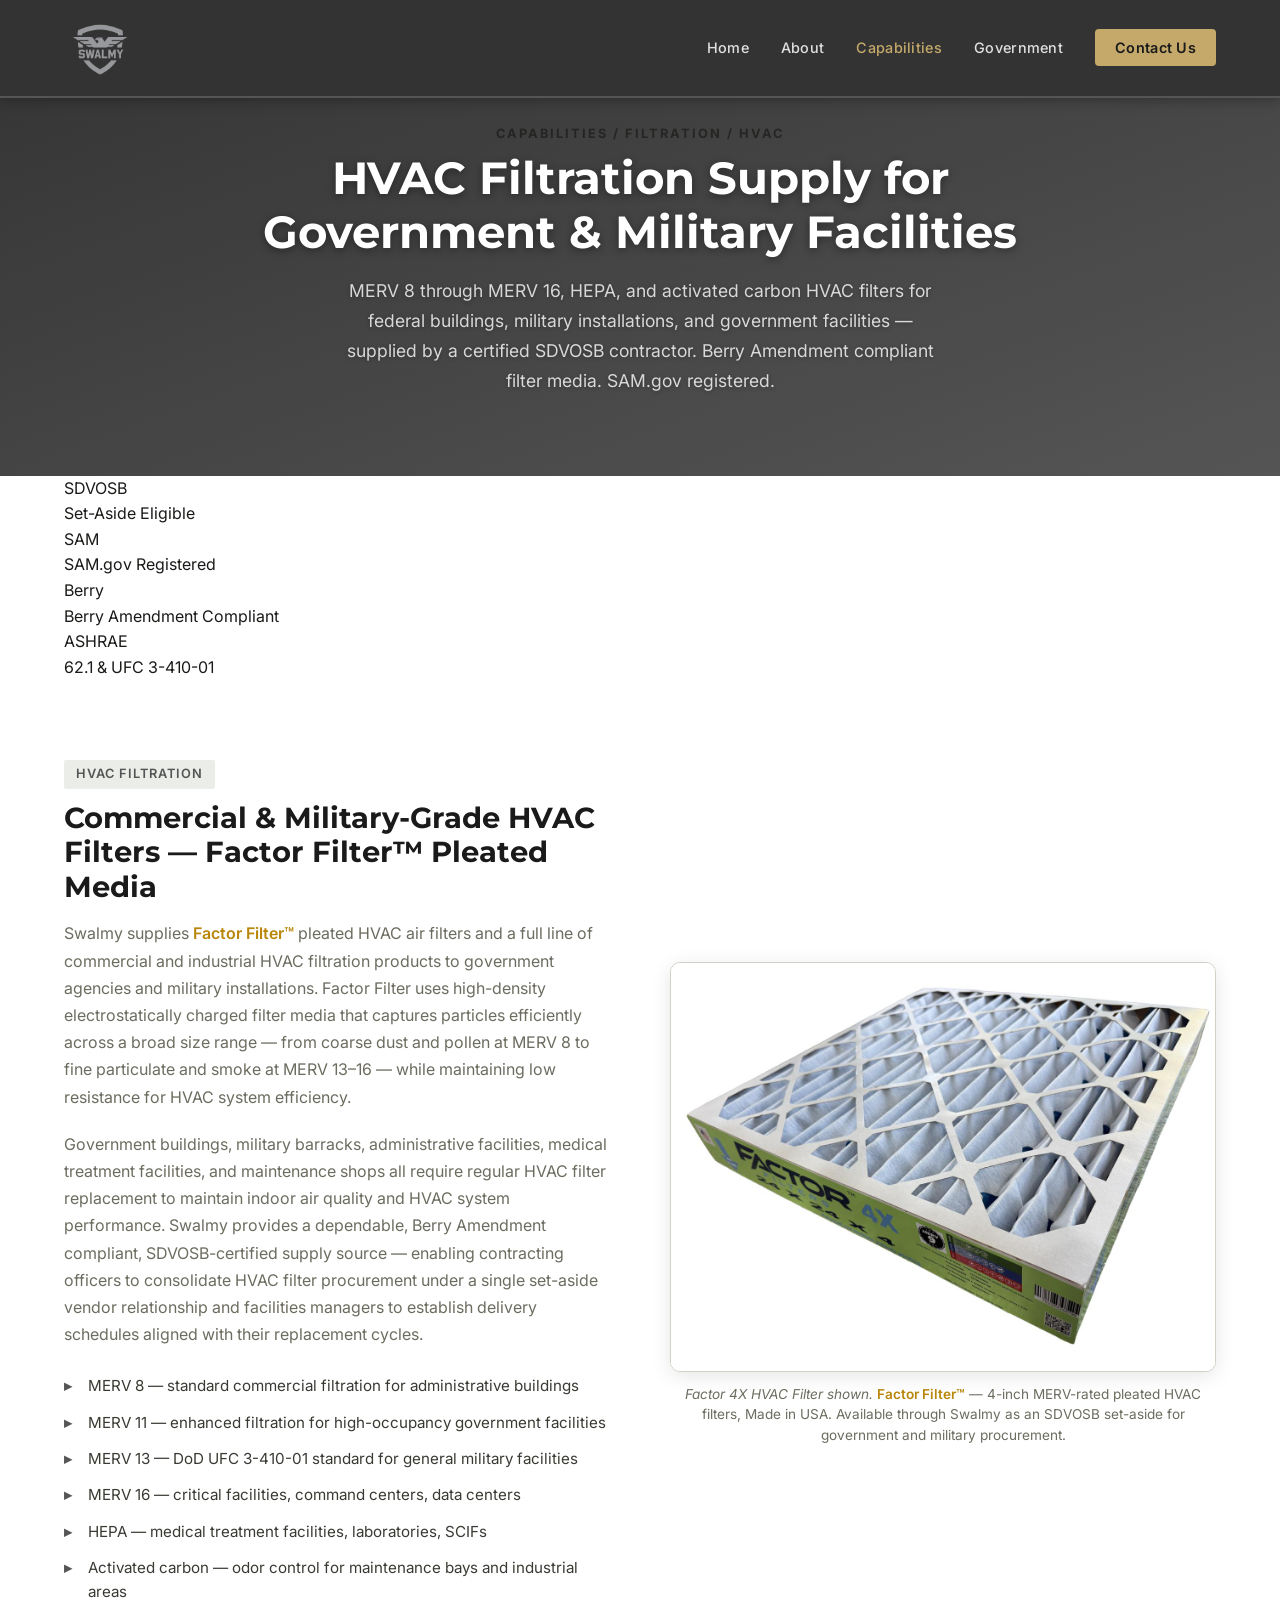
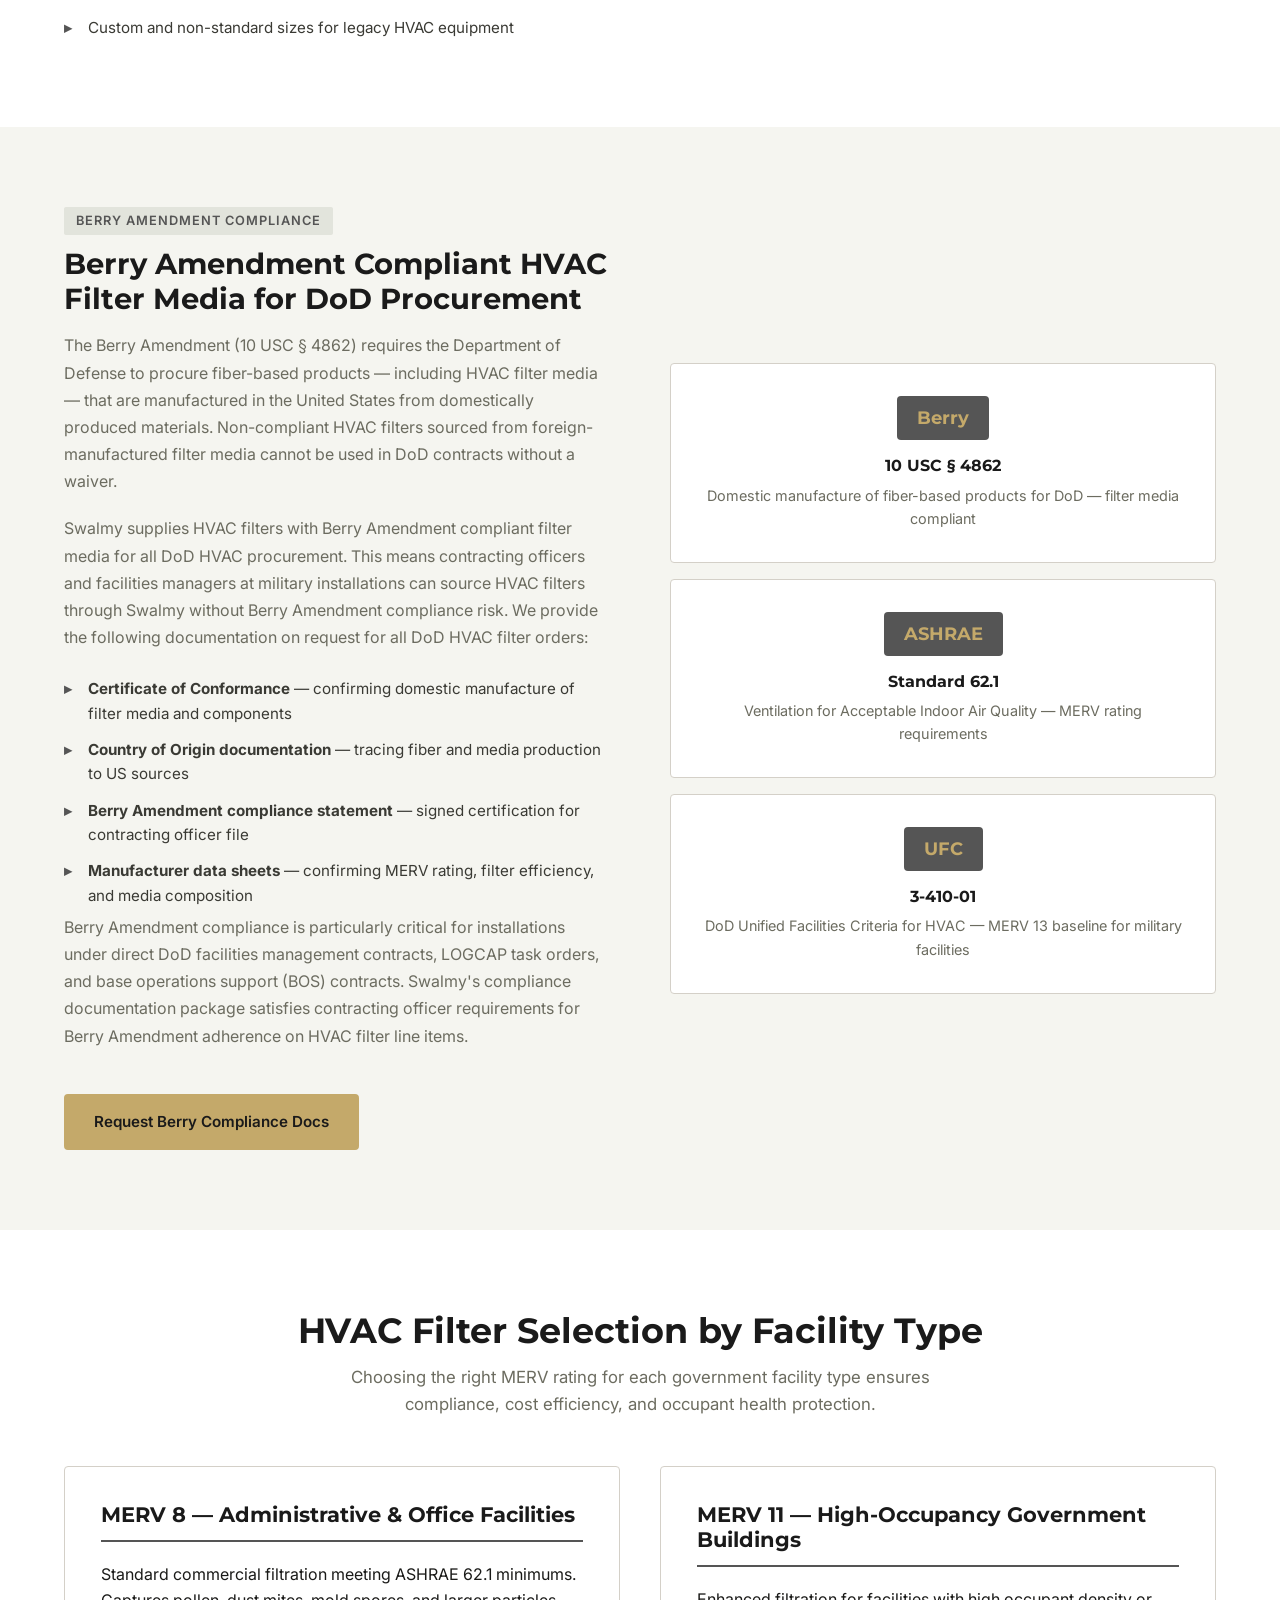
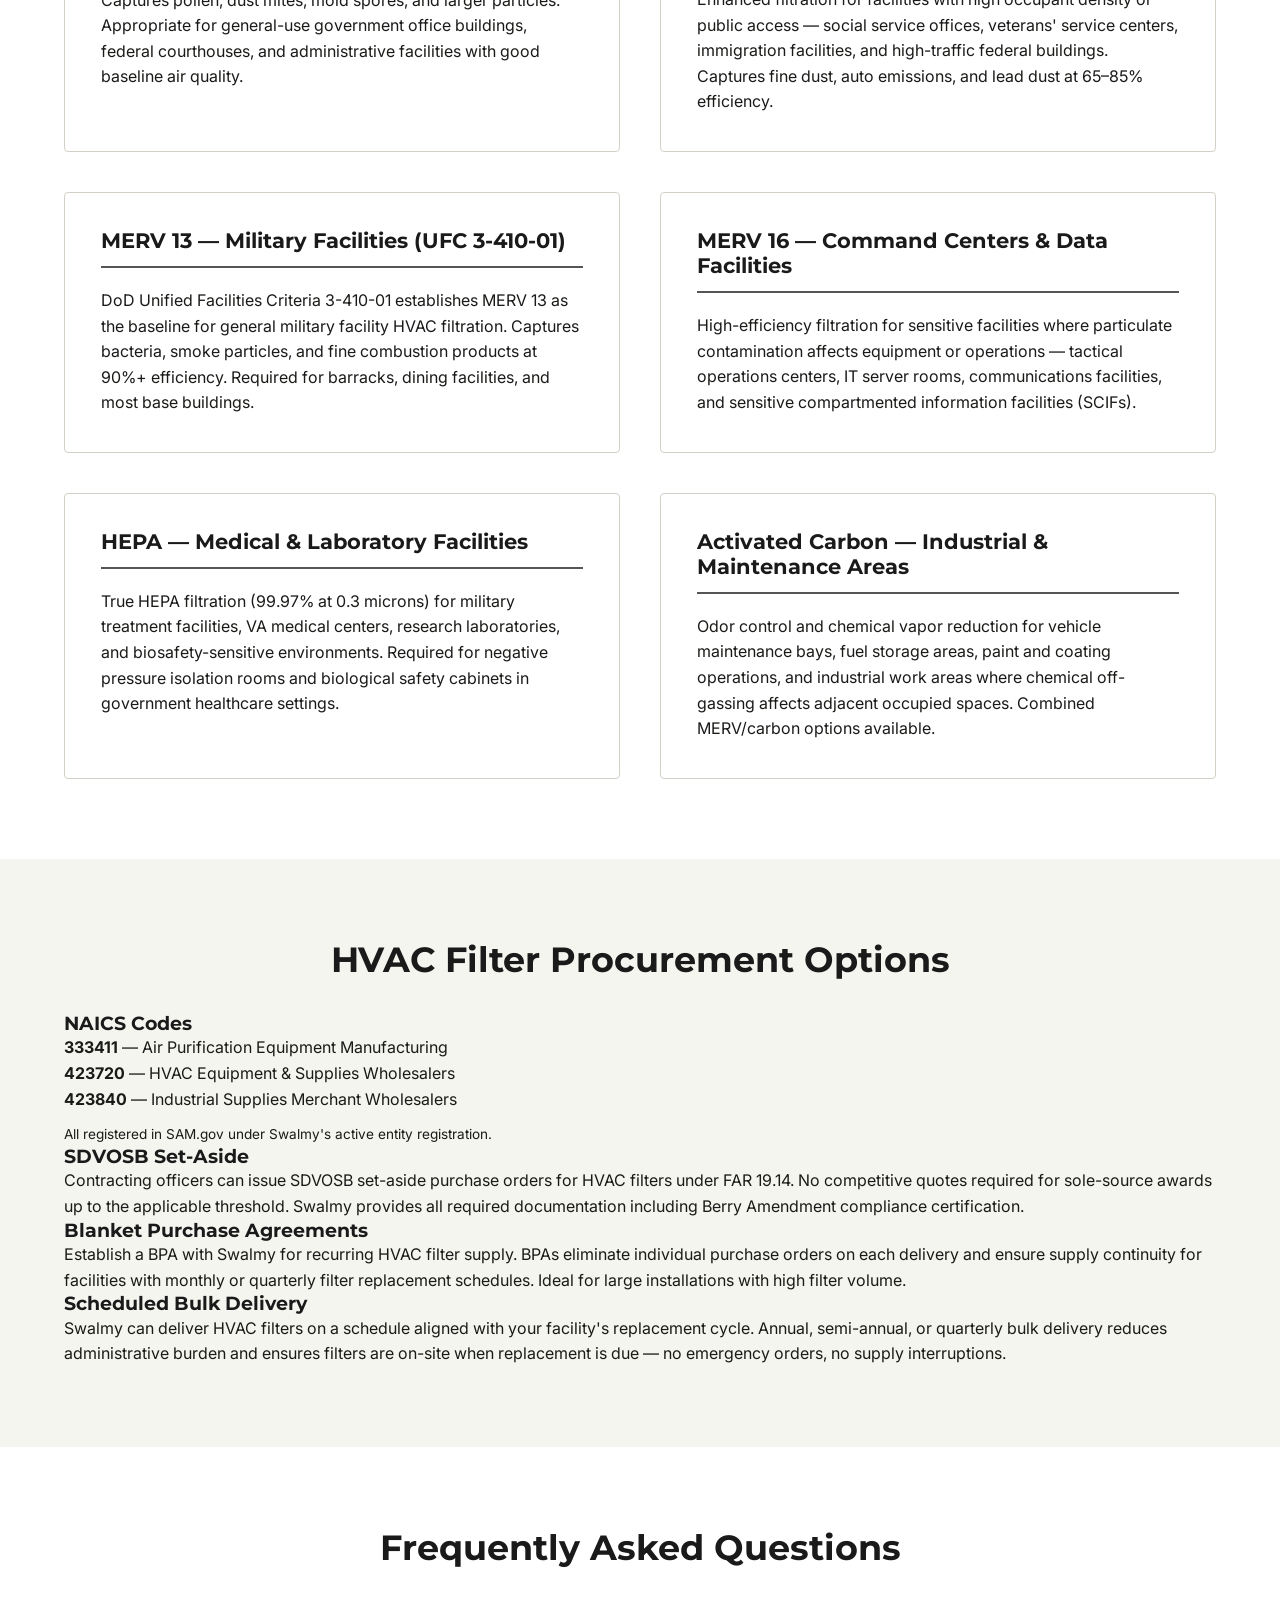
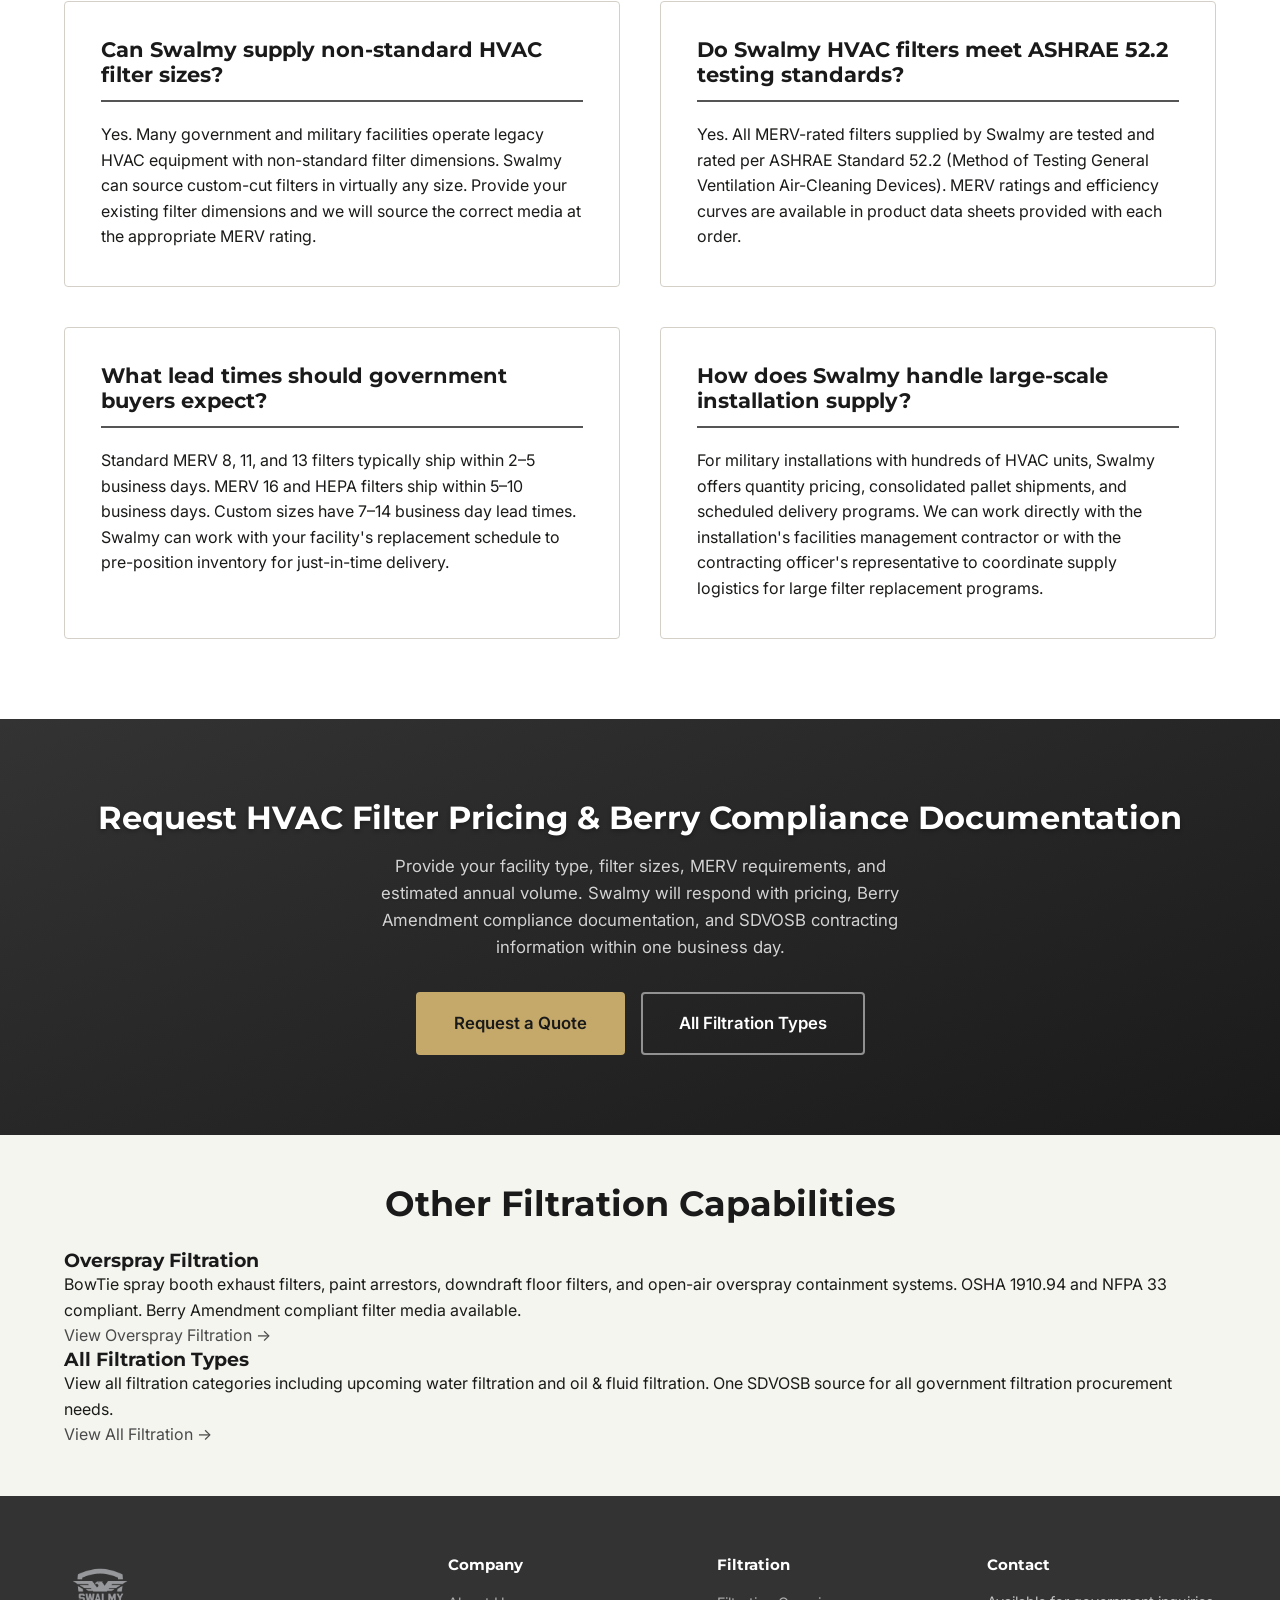
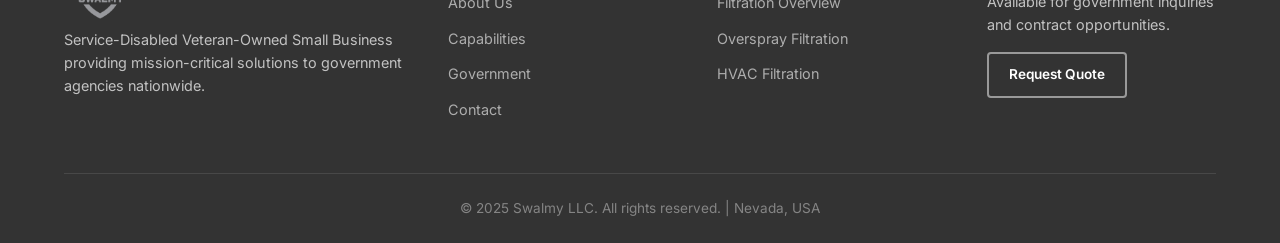
<file: filtration/hvac/index.html>
<!DOCTYPE html>
<html lang="en">
<head>
    <meta charset="UTF-8">
    <meta name="viewport" content="width=device-width, initial-scale=1.0">
    <title>HVAC Filtration Supply for Government & Military Facilities | Swalmy — SDVOSB Contractor</title>
    <meta name="description" content="Swalmy supplies HVAC air filters to government agencies and military installations — MERV 8 through MERV 16, HEPA, and activated carbon. SDVOSB certified, SAM registered, Berry Amendment compliant filter media. Bulk supply and scheduled delivery available.">
    <meta property="og:title" content="HVAC Filtration — Government & Military Supply | Swalmy">
    <meta property="og:description" content="SDVOSB supplier of MERV-rated, HEPA, and carbon HVAC filters for government buildings and military installations. Berry Amendment compliant. Bulk supply available.">
    <meta property="og:type" content="website">
    <meta property="og:url" content="https://swalmy.com/filtration/hvac">
    <meta property="og:image" content="https://cdn.shopify.com/s/files/1/0972/8747/1472/files/factor-filter-front_42d9147b-5b4d-4087-b0d5-d6a1b87928ee.png?v=1777489302">
    <link rel="canonical" href="https://swalmy.com/filtration/hvac">
    <link rel="preconnect" href="https://fonts.googleapis.com">
    <link rel="preconnect" href="https://fonts.gstatic.com" crossorigin>
    <link href="https://fonts.googleapis.com/css2?family=Inter:wght@300;400;500;600;700;800&family=Montserrat:wght@600;700;800&display=swap" rel="stylesheet">
    <link rel="stylesheet" href="/assets/css/style.css">
    <script type="application/ld+json">
    {
        "@context": "https://schema.org",
        "@type": "Service",
        "name": "HVAC Filtration Supply for Government Facilities",
        "image": "https://cdn.shopify.com/s/files/1/0972/8747/1472/files/factor-filter-front_42d9147b-5b4d-4087-b0d5-d6a1b87928ee.png?v=1777489302",
        "provider": {
            "@type": "Organization",
            "name": "Swalmy LLC",
            "url": "https://swalmy.com"
        },
        "serviceType": "Government Supply — HVAC Air Filtration",
        "areaServed": "United States",
        "description": "Supply of HVAC air filters to federal, state, and local government agencies and military installations — MERV 8 through MERV 16, HEPA, activated carbon, and specialty filters. Berry Amendment compliant filter media available.",
        "hasOfferCatalog": {
            "@type": "OfferCatalog",
            "name": "HVAC Filter Products",
            "itemListElement": [
                {"@type": "Offer", "itemOffered": {"@type": "Product", "name": "MERV 8 Pleated Panel HVAC Filters"}},
                {"@type": "Offer", "itemOffered": {"@type": "Product", "name": "MERV 11 Pleated HVAC Filters"}},
                {"@type": "Offer", "itemOffered": {"@type": "Product", "name": "MERV 13 High-Efficiency HVAC Filters"}},
                {"@type": "Offer", "itemOffered": {"@type": "Product", "name": "MERV 16 Filters for Critical Facilities"}},
                {"@type": "Offer", "itemOffered": {"@type": "Product", "name": "HEPA HVAC Filters for Medical & Laboratory Facilities"}},
                {"@type": "Offer", "itemOffered": {"@type": "Product", "name": "Activated Carbon Odor Control Filters"}}
            ]
        }
    }
    </script>
    <script type="application/ld+json">
    {
        "@context": "https://schema.org",
        "@type": "FAQPage",
        "mainEntity": [
            {
                "@type": "Question",
                "name": "Are Swalmy HVAC filters Berry Amendment compliant?",
                "acceptedAnswer": {
                    "@type": "Answer",
                    "text": "Yes. Swalmy supplies HVAC filters with Berry Amendment compliant filter media for DoD procurement. The Berry Amendment (10 USC § 4862) requires that fiber-based products — including HVAC filter media — purchased by the Department of Defense be manufactured in the United States from domestically produced materials. Swalmy can provide Berry Amendment compliance documentation and certificates of conformance for all DoD HVAC filter orders upon request."
                }
            },
            {
                "@type": "Question",
                "name": "What MERV rating should government buildings use for HVAC filtration?",
                "acceptedAnswer": {
                    "@type": "Answer",
                    "text": "ASHRAE 62.1 recommends MERV 6 minimum for commercial buildings, but most GSA-managed federal facilities require MERV 11 or MERV 13. DoD facilities typically require MERV 13 for general areas per UFC 3-410-01 (Air Force/Army/Navy unified facilities criteria for HVAC systems). Medical treatment facilities, laboratories, and sensitive compartmented information facilities (SCIFs) may require MERV 16 or true HEPA filtration. Swalmy can advise on appropriate MERV ratings for your specific facility classification."
                }
            },
            {
                "@type": "Question",
                "name": "Can government agencies set up a standing HVAC filter supply agreement with Swalmy?",
                "acceptedAnswer": {
                    "@type": "Answer",
                    "text": "Yes. Swalmy offers blanket purchase agreements (BPAs) for recurring HVAC filter supply, allowing facilities managers to establish a single SDVOSB source for all HVAC filter replacement needs. BPAs eliminate the need for individual purchase orders on each filter delivery and support compliance with filter replacement schedules required under ASHRAE and DoD facilities criteria."
                }
            },
            {
                "@type": "Question",
                "name": "Does Swalmy supply HVAC filters for large military installations?",
                "acceptedAnswer": {
                    "@type": "Answer",
                    "text": "Yes. Swalmy serves military installations of all sizes, from small Reserve and National Guard facilities to large active-duty installations with hundreds of HVAC units. We can supply bulk quantities with scheduled delivery aligned to your facility's filter replacement cycle — monthly, quarterly, or annual delivery — supporting both facilities management contractors and direct government procurement."
                }
            }
        ]
    }
    </script>
</head>
<body>
    <header class="site-header">
        <nav class="nav-container">
            <a href="/" class="logo">
                <img src="/assets/images/swalmy-logo.png" alt="Swalmy" class="logo-img">
            </a>
            <button class="mobile-toggle" aria-label="Toggle navigation menu" aria-expanded="false">
                <span></span><span></span><span></span>
            </button>
            <ul class="nav-links">
                <li><a href="/">Home</a></li>
                <li><a href="/about">About</a></li>
                <li><a href="/capabilities" class="active">Capabilities</a></li>
                <li><a href="/government">Government</a></li>
                <li><a href="/contact" class="nav-cta">Contact Us</a></li>
            </ul>
        </nav>
    </header>

    <main>
        <section class="page-hero">
            <div class="hero-content">
                <div style="font-size:0.8rem;font-weight:700;text-transform:uppercase;letter-spacing:2px;margin-bottom:0.5rem;opacity:0.7;">
                    <a href="/capabilities" style="color:inherit;">Capabilities</a> /
                    <a href="/filtration" style="color:inherit;">Filtration</a> / HVAC
                </div>
                <h1>HVAC Filtration Supply for Government &amp; Military Facilities</h1>
                <p class="hero-sub">MERV 8 through MERV 16, HEPA, and activated carbon HVAC filters for federal buildings, military installations, and government facilities — supplied by a certified SDVOSB contractor. Berry Amendment compliant filter media. SAM.gov registered.</p>
            </div>
        </section>

        <section class="certifications-bar">
            <div class="container">
                <div class="cert-bar-grid">
                    <div class="cert-bar-item"><div class="cert-badge-sm">SDVOSB</div><span>Set-Aside Eligible</span></div>
                    <div class="cert-bar-item"><div class="cert-badge-sm">SAM</div><span>SAM.gov Registered</span></div>
                    <div class="cert-bar-item"><div class="cert-badge-sm">Berry</div><span>Berry Amendment Compliant</span></div>
                    <div class="cert-bar-item"><div class="cert-badge-sm">ASHRAE</div><span>62.1 &amp; UFC 3-410-01</span></div>
                </div>
            </div>
        </section>

        <section class="capability-detail" id="overview">
            <div class="container">
                <div class="detail-grid">
                    <div class="detail-content">
                        <div class="detail-label">HVAC Filtration</div>
                        <h2>Commercial &amp; Military-Grade HVAC Filters — <a href="https://factorfilter.com" target="_blank" rel="noopener" style="color:inherit;text-decoration:none;">Factor Filter™</a> Pleated Media</h2>
                        <p>Swalmy supplies <a href="https://factorfilter.com" target="_blank" rel="noopener" style="color:var(--gold);font-weight:600;">Factor Filter™</a> pleated HVAC air filters and a full line of commercial and industrial HVAC filtration products to government agencies and military installations. Factor Filter uses high-density electrostatically charged filter media that captures particles efficiently across a broad size range — from coarse dust and pollen at MERV 8 to fine particulate and smoke at MERV 13–16 — while maintaining low resistance for HVAC system efficiency.</p>
                        <p>Government buildings, military barracks, administrative facilities, medical treatment facilities, and maintenance shops all require regular HVAC filter replacement to maintain indoor air quality and HVAC system performance. Swalmy provides a dependable, Berry Amendment compliant, SDVOSB-certified supply source — enabling contracting officers to consolidate HVAC filter procurement under a single set-aside vendor relationship and facilities managers to establish delivery schedules aligned with their replacement cycles.</p>
                        <ul class="detail-list">
                            <li>MERV 8 — standard commercial filtration for administrative buildings</li>
                            <li>MERV 11 — enhanced filtration for high-occupancy government facilities</li>
                            <li>MERV 13 — DoD UFC 3-410-01 standard for general military facilities</li>
                            <li>MERV 16 — critical facilities, command centers, data centers</li>
                            <li>HEPA — medical treatment facilities, laboratories, SCIFs</li>
                            <li>Activated carbon — odor control for maintenance bays and industrial areas</li>
                            <li>Custom and non-standard sizes for legacy HVAC equipment</li>
                        </ul>
                    </div>
                    <div class="detail-visual">
                        <img src="/assets/images/factor-4x-filter.jpg"
                             alt="Factor 4X Filter — MERV 9 4-inch pleated HVAC air filter, Made in USA, supplied to government agencies and military installations by Swalmy"
                             style="width:100%;border-radius:10px;border:1px solid var(--gray-200);box-shadow:0 4px 20px rgba(0,0,0,0.1);"
                             onerror="this.style.opacity=0.3">
                        <p style="font-size:0.85rem;color:var(--gray-600);margin-top:0.75rem;text-align:center;line-height:1.5;"><em>Factor 4X HVAC Filter shown.</em> <a href="https://factorfilter.com" target="_blank" rel="noopener" style="color:var(--gold);font-weight:600;">Factor Filter™</a> — 4-inch MERV-rated pleated HVAC filters, Made in USA. Available through Swalmy as an SDVOSB set-aside for government and military procurement.</p>
                    </div>
                </div>
            </div>
        </section>

        <section class="capability-detail" style="background:var(--gray-50);" id="berry">
            <div class="container">
                <div class="detail-grid">
                    <div class="detail-content">
                        <div class="detail-label">Berry Amendment Compliance</div>
                        <h2>Berry Amendment Compliant HVAC Filter Media for DoD Procurement</h2>
                        <p>The Berry Amendment (10 USC § 4862) requires the Department of Defense to procure fiber-based products — including HVAC filter media — that are manufactured in the United States from domestically produced materials. Non-compliant HVAC filters sourced from foreign-manufactured filter media cannot be used in DoD contracts without a waiver.</p>
                        <p>Swalmy supplies HVAC filters with Berry Amendment compliant filter media for all DoD HVAC procurement. This means contracting officers and facilities managers at military installations can source HVAC filters through Swalmy without Berry Amendment compliance risk. We provide the following documentation on request for all DoD HVAC filter orders:</p>
                        <ul class="detail-list">
                            <li><strong>Certificate of Conformance</strong> — confirming domestic manufacture of filter media and components</li>
                            <li><strong>Country of Origin documentation</strong> — tracing fiber and media production to US sources</li>
                            <li><strong>Berry Amendment compliance statement</strong> — signed certification for contracting officer file</li>
                            <li><strong>Manufacturer data sheets</strong> — confirming MERV rating, filter efficiency, and media composition</li>
                        </ul>
                        <p>Berry Amendment compliance is particularly critical for installations under direct DoD facilities management contracts, LOGCAP task orders, and base operations support (BOS) contracts. Swalmy's compliance documentation package satisfies contracting officer requirements for Berry Amendment adherence on HVAC filter line items.</p>
                        <a href="/contact" class="btn btn-primary" style="margin-top:1.5rem;display:inline-block;">Request Berry Compliance Docs</a>
                    </div>
                    <div class="detail-visual">
                        <div class="cert-card" style="margin-bottom:1rem;">
                            <div class="cert-badge">Berry</div>
                            <h3>10 USC § 4862</h3>
                            <p>Domestic manufacture of fiber-based products for DoD — filter media compliant</p>
                        </div>
                        <div class="cert-card" style="margin-bottom:1rem;">
                            <div class="cert-badge">ASHRAE</div>
                            <h3>Standard 62.1</h3>
                            <p>Ventilation for Acceptable Indoor Air Quality — MERV rating requirements</p>
                        </div>
                        <div class="cert-card">
                            <div class="cert-badge">UFC</div>
                            <h3>3-410-01</h3>
                            <p>DoD Unified Facilities Criteria for HVAC — MERV 13 baseline for military facilities</p>
                        </div>
                    </div>
                </div>
            </div>
        </section>

        <section class="capability-detail" id="merv">
            <div class="container">
                <h2 class="section-title">HVAC Filter Selection by Facility Type</h2>
                <p class="section-subtitle">Choosing the right MERV rating for each government facility type ensures compliance, cost efficiency, and occupant health protection.</p>
                <div class="gov-grid" style="margin-top:2rem;">
                    <div class="gov-card">
                        <h3>MERV 8 — Administrative &amp; Office Facilities</h3>
                        <p>Standard commercial filtration meeting ASHRAE 62.1 minimums. Captures pollen, dust mites, mold spores, and larger particles. Appropriate for general-use government office buildings, federal courthouses, and administrative facilities with good baseline air quality.</p>
                    </div>
                    <div class="gov-card">
                        <h3>MERV 11 — High-Occupancy Government Buildings</h3>
                        <p>Enhanced filtration for facilities with high occupant density or public access — social service offices, veterans' service centers, immigration facilities, and high-traffic federal buildings. Captures fine dust, auto emissions, and lead dust at 65–85% efficiency.</p>
                    </div>
                    <div class="gov-card">
                        <h3>MERV 13 — Military Facilities (UFC 3-410-01)</h3>
                        <p>DoD Unified Facilities Criteria 3-410-01 establishes MERV 13 as the baseline for general military facility HVAC filtration. Captures bacteria, smoke particles, and fine combustion products at 90%+ efficiency. Required for barracks, dining facilities, and most base buildings.</p>
                    </div>
                    <div class="gov-card">
                        <h3>MERV 16 — Command Centers &amp; Data Facilities</h3>
                        <p>High-efficiency filtration for sensitive facilities where particulate contamination affects equipment or operations — tactical operations centers, IT server rooms, communications facilities, and sensitive compartmented information facilities (SCIFs).</p>
                    </div>
                    <div class="gov-card">
                        <h3>HEPA — Medical &amp; Laboratory Facilities</h3>
                        <p>True HEPA filtration (99.97% at 0.3 microns) for military treatment facilities, VA medical centers, research laboratories, and biosafety-sensitive environments. Required for negative pressure isolation rooms and biological safety cabinets in government healthcare settings.</p>
                    </div>
                    <div class="gov-card">
                        <h3>Activated Carbon — Industrial &amp; Maintenance Areas</h3>
                        <p>Odor control and chemical vapor reduction for vehicle maintenance bays, fuel storage areas, paint and coating operations, and industrial work areas where chemical off-gassing affects adjacent occupied spaces. Combined MERV/carbon options available.</p>
                    </div>
                </div>
            </div>
        </section>

        <section class="capability-detail" style="background:var(--gray-50);" id="procurement">
            <div class="container">
                <h2 class="section-title">HVAC Filter Procurement Options</h2>
                <div class="contract-grid" style="margin-top:2rem;">
                    <div class="contract-card">
                        <h3>NAICS Codes</h3>
                        <p><strong>333411</strong> — Air Purification Equipment Manufacturing<br>
                        <strong>423720</strong> — HVAC Equipment &amp; Supplies Wholesalers<br>
                        <strong>423840</strong> — Industrial Supplies Merchant Wholesalers</p>
                        <p style="margin-top:0.75rem;font-size:0.85rem;">All registered in SAM.gov under Swalmy's active entity registration.</p>
                    </div>
                    <div class="contract-card">
                        <h3>SDVOSB Set-Aside</h3>
                        <p>Contracting officers can issue SDVOSB set-aside purchase orders for HVAC filters under FAR 19.14. No competitive quotes required for sole-source awards up to the applicable threshold. Swalmy provides all required documentation including Berry Amendment compliance certification.</p>
                    </div>
                    <div class="contract-card">
                        <h3>Blanket Purchase Agreements</h3>
                        <p>Establish a BPA with Swalmy for recurring HVAC filter supply. BPAs eliminate individual purchase orders on each delivery and ensure supply continuity for facilities with monthly or quarterly filter replacement schedules. Ideal for large installations with high filter volume.</p>
                    </div>
                    <div class="contract-card">
                        <h3>Scheduled Bulk Delivery</h3>
                        <p>Swalmy can deliver HVAC filters on a schedule aligned with your facility's replacement cycle. Annual, semi-annual, or quarterly bulk delivery reduces administrative burden and ensures filters are on-site when replacement is due — no emergency orders, no supply interruptions.</p>
                    </div>
                </div>
            </div>
        </section>

        <section class="capability-detail" id="faq">
            <div class="container">
                <h2 class="section-title">Frequently Asked Questions</h2>
                <div class="gov-grid" style="margin-top:2rem;">
                    <div class="gov-card">
                        <h3>Can Swalmy supply non-standard HVAC filter sizes?</h3>
                        <p>Yes. Many government and military facilities operate legacy HVAC equipment with non-standard filter dimensions. Swalmy can source custom-cut filters in virtually any size. Provide your existing filter dimensions and we will source the correct media at the appropriate MERV rating.</p>
                    </div>
                    <div class="gov-card">
                        <h3>Do Swalmy HVAC filters meet ASHRAE 52.2 testing standards?</h3>
                        <p>Yes. All MERV-rated filters supplied by Swalmy are tested and rated per ASHRAE Standard 52.2 (Method of Testing General Ventilation Air-Cleaning Devices). MERV ratings and efficiency curves are available in product data sheets provided with each order.</p>
                    </div>
                    <div class="gov-card">
                        <h3>What lead times should government buyers expect?</h3>
                        <p>Standard MERV 8, 11, and 13 filters typically ship within 2–5 business days. MERV 16 and HEPA filters ship within 5–10 business days. Custom sizes have 7–14 business day lead times. Swalmy can work with your facility's replacement schedule to pre-position inventory for just-in-time delivery.</p>
                    </div>
                    <div class="gov-card">
                        <h3>How does Swalmy handle large-scale installation supply?</h3>
                        <p>For military installations with hundreds of HVAC units, Swalmy offers quantity pricing, consolidated pallet shipments, and scheduled delivery programs. We can work directly with the installation's facilities management contractor or with the contracting officer's representative to coordinate supply logistics for large filter replacement programs.</p>
                    </div>
                </div>
            </div>
        </section>

        <section class="cta-section">
            <div class="container">
                <h2>Request HVAC Filter Pricing &amp; Berry Compliance Documentation</h2>
                <p>Provide your facility type, filter sizes, MERV requirements, and estimated annual volume. Swalmy will respond with pricing, Berry Amendment compliance documentation, and SDVOSB contracting information within one business day.</p>
                <div style="display:flex;gap:1rem;justify-content:center;flex-wrap:wrap;margin-top:1.5rem;">
                    <a href="/contact" class="btn btn-primary btn-lg">Request a Quote</a>
                    <a href="/filtration" class="btn btn-outline btn-lg">All Filtration Types</a>
                </div>
            </div>
        </section>

        <section style="background:var(--gray-50);padding:3rem 0;">
            <div class="container">
                <h2 class="section-title">Other Filtration Capabilities</h2>
                <div class="cap-grid" style="margin-top:1.5rem;">
                    <div class="cap-card">
                        <h3><a href="/filtration/overspray" style="color:inherit;text-decoration:none;">Overspray Filtration</a></h3>
                        <p>BowTie spray booth exhaust filters, paint arrestors, downdraft floor filters, and open-air overspray containment systems. OSHA 1910.94 and NFPA 33 compliant. Berry Amendment compliant filter media available.</p>
                        <a href="/filtration/overspray" class="cap-link">View Overspray Filtration →</a>
                    </div>
                    <div class="cap-card">
                        <h3><a href="/filtration" style="color:inherit;text-decoration:none;">All Filtration Types</a></h3>
                        <p>View all filtration categories including upcoming water filtration and oil &amp; fluid filtration. One SDVOSB source for all government filtration procurement needs.</p>
                        <a href="/filtration" class="cap-link">View All Filtration →</a>
                    </div>
                </div>
            </div>
        </section>
    </main>

    <footer class="site-footer">
        <div class="container">
            <div class="footer-grid">
                <div class="footer-brand">
                    <img src="/assets/images/swalmy-logo.png" alt="Swalmy" class="logo-img">
                    <p>Service-Disabled Veteran-Owned Small Business providing mission-critical solutions to government agencies nationwide.</p>
                </div>
                <div class="footer-links">
                    <h4>Company</h4>
                    <ul>
                        <li><a href="/about">About Us</a></li>
                        <li><a href="/capabilities">Capabilities</a></li>
                        <li><a href="/government">Government</a></li>
                        <li><a href="/contact">Contact</a></li>
                    </ul>
                </div>
                <div class="footer-links">
                    <h4>Filtration</h4>
                    <ul>
                        <li><a href="/filtration">Filtration Overview</a></li>
                        <li><a href="/filtration/overspray">Overspray Filtration</a></li>
                        <li><a href="/filtration/hvac">HVAC Filtration</a></li>
                    </ul>
                </div>
                <div class="footer-contact">
                    <h4>Contact</h4>
                    <p>Available for government inquiries<br>and contract opportunities.</p>
                    <a href="/contact" class="btn btn-outline btn-sm">Request Quote</a>
                </div>
            </div>
            <div class="footer-bottom">
                <p>&copy; 2025 Swalmy LLC. All rights reserved. | Nevada, USA</p>
            </div>
        </div>
    </footer>

    <script src="/assets/js/main.js"></script>
</body>
</html>
</file>
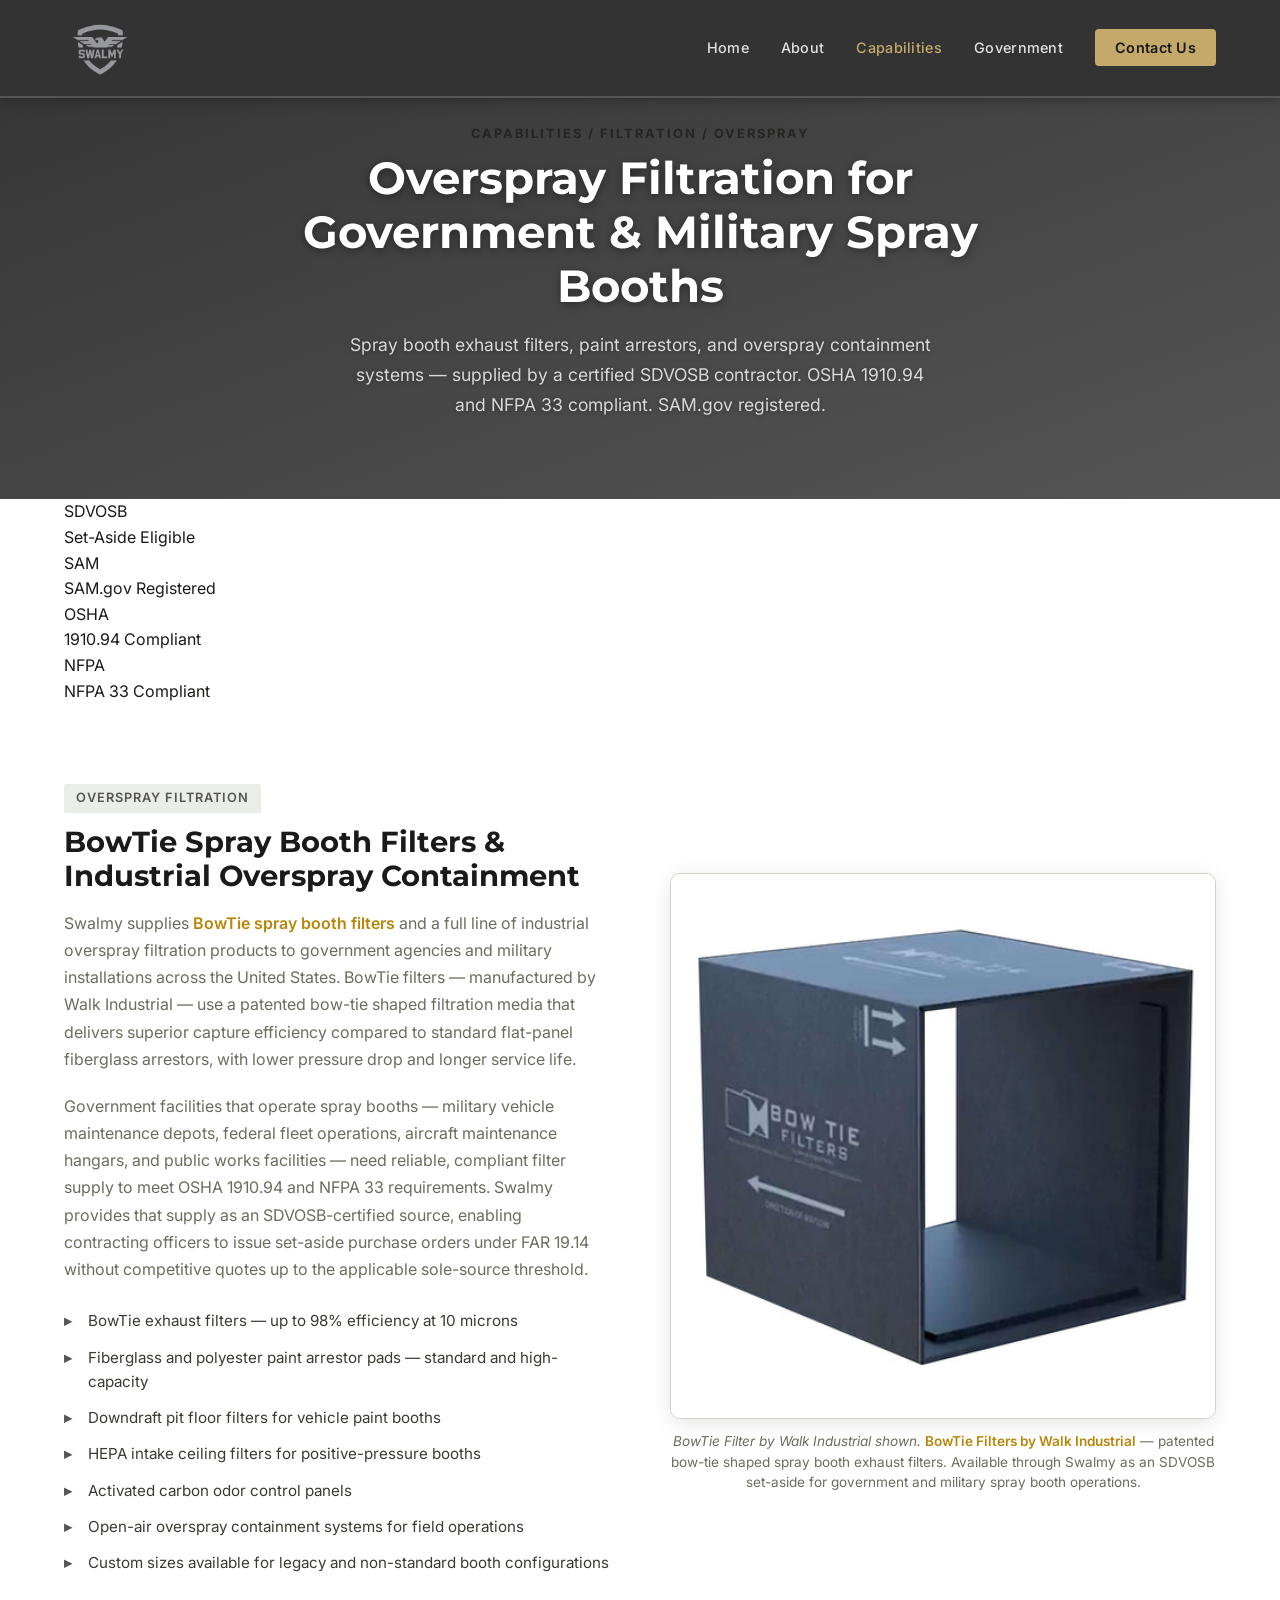
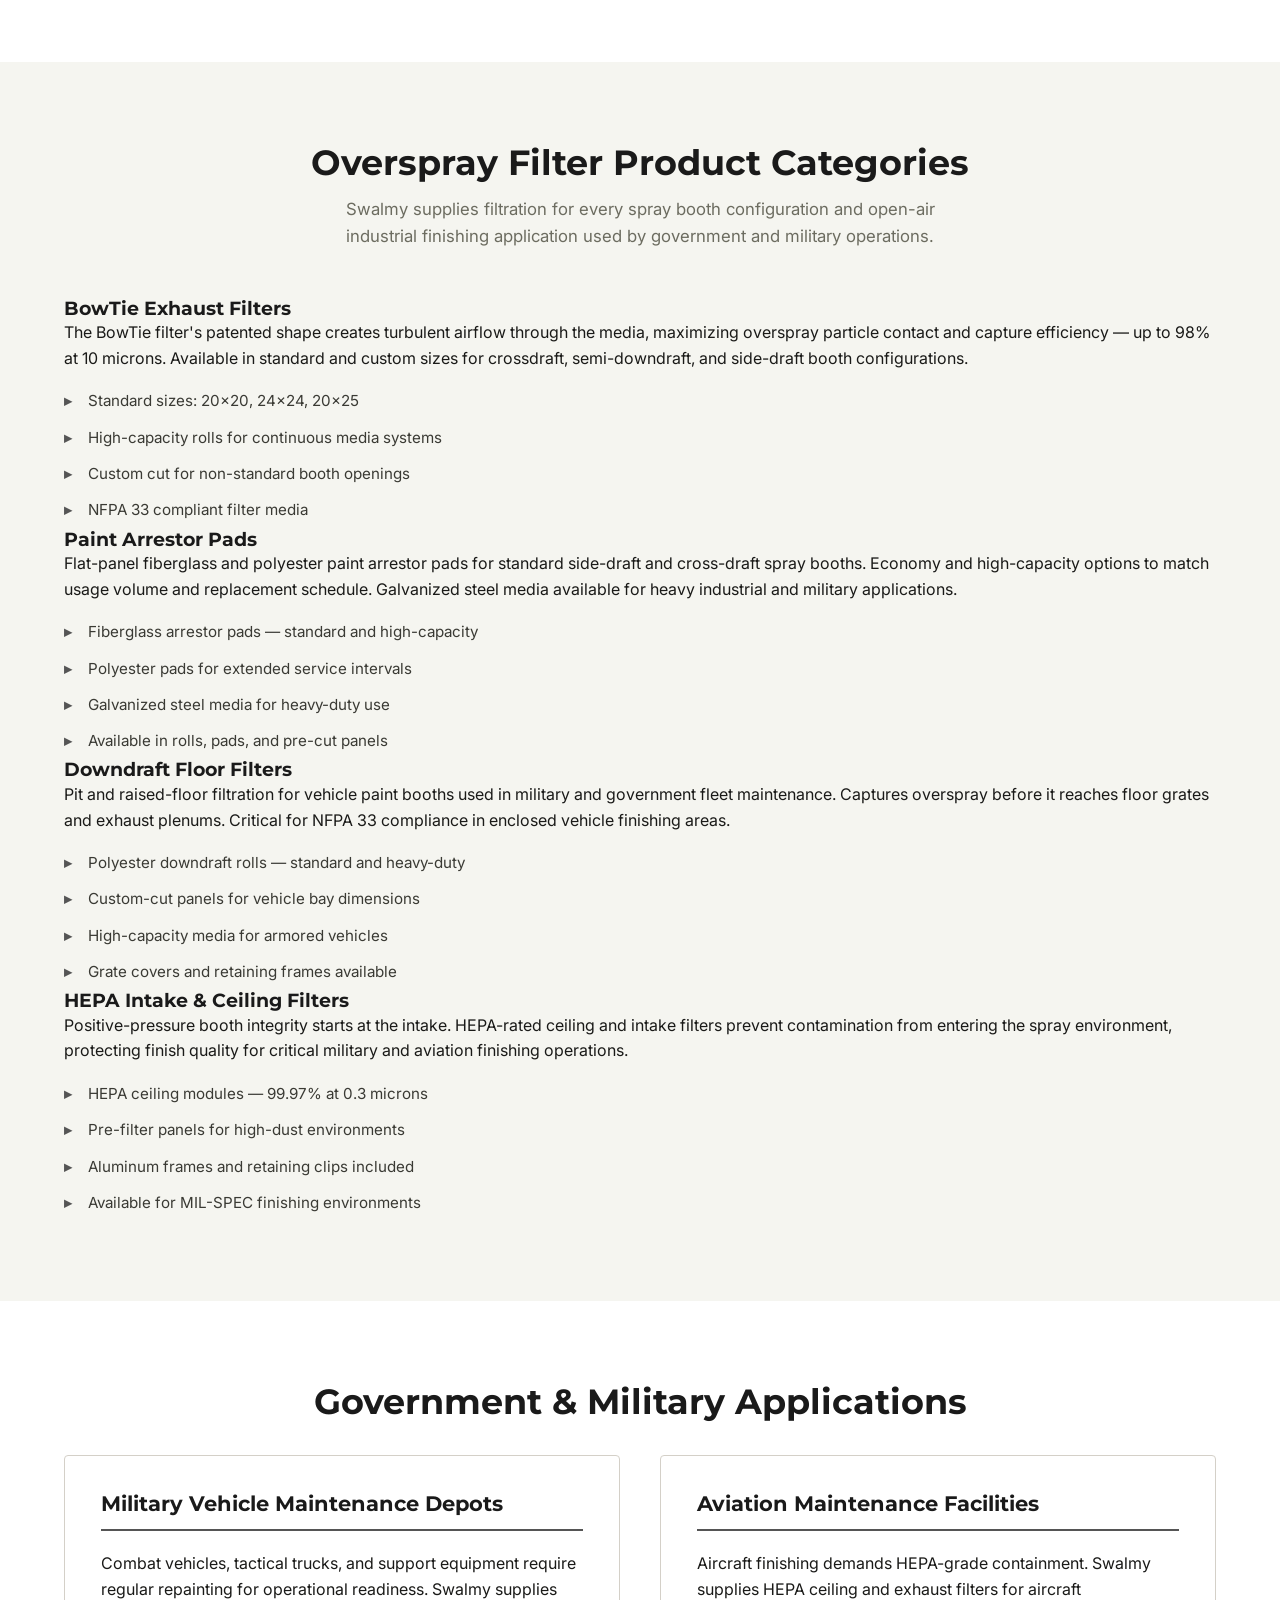
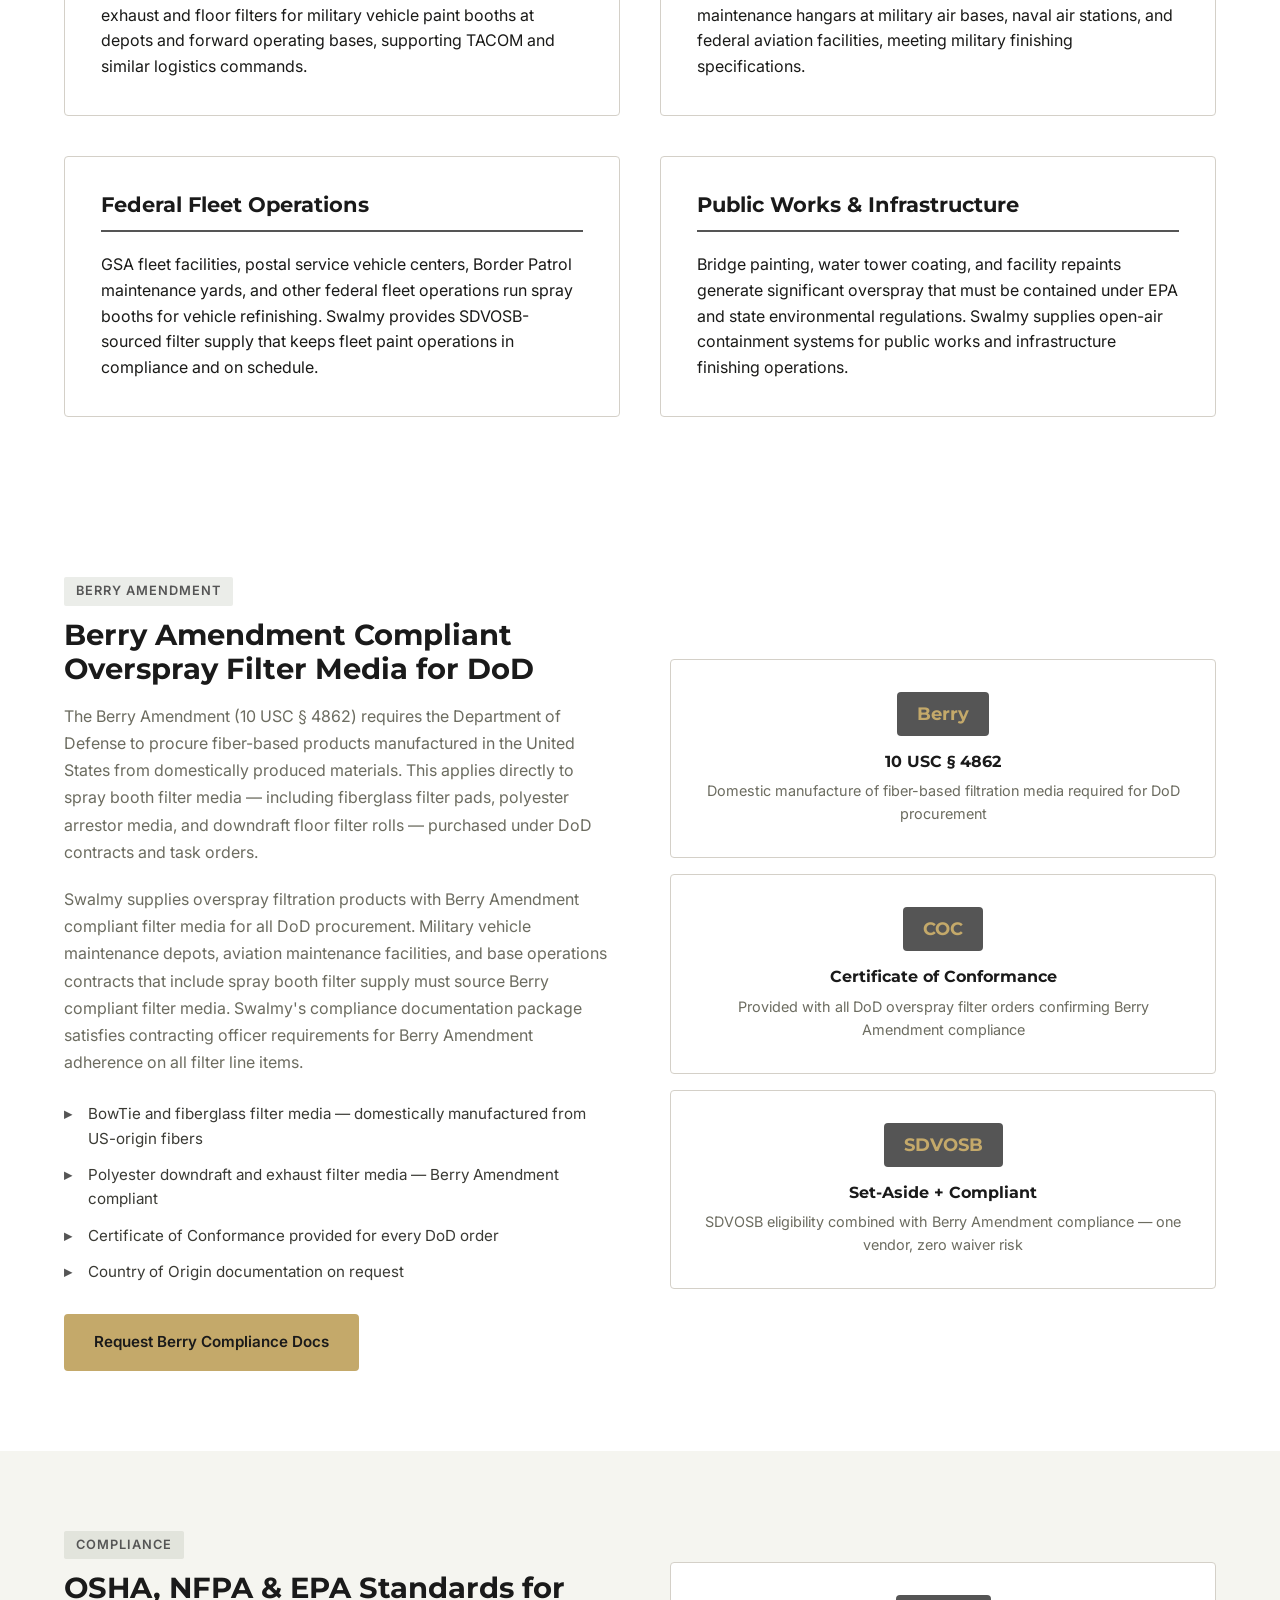
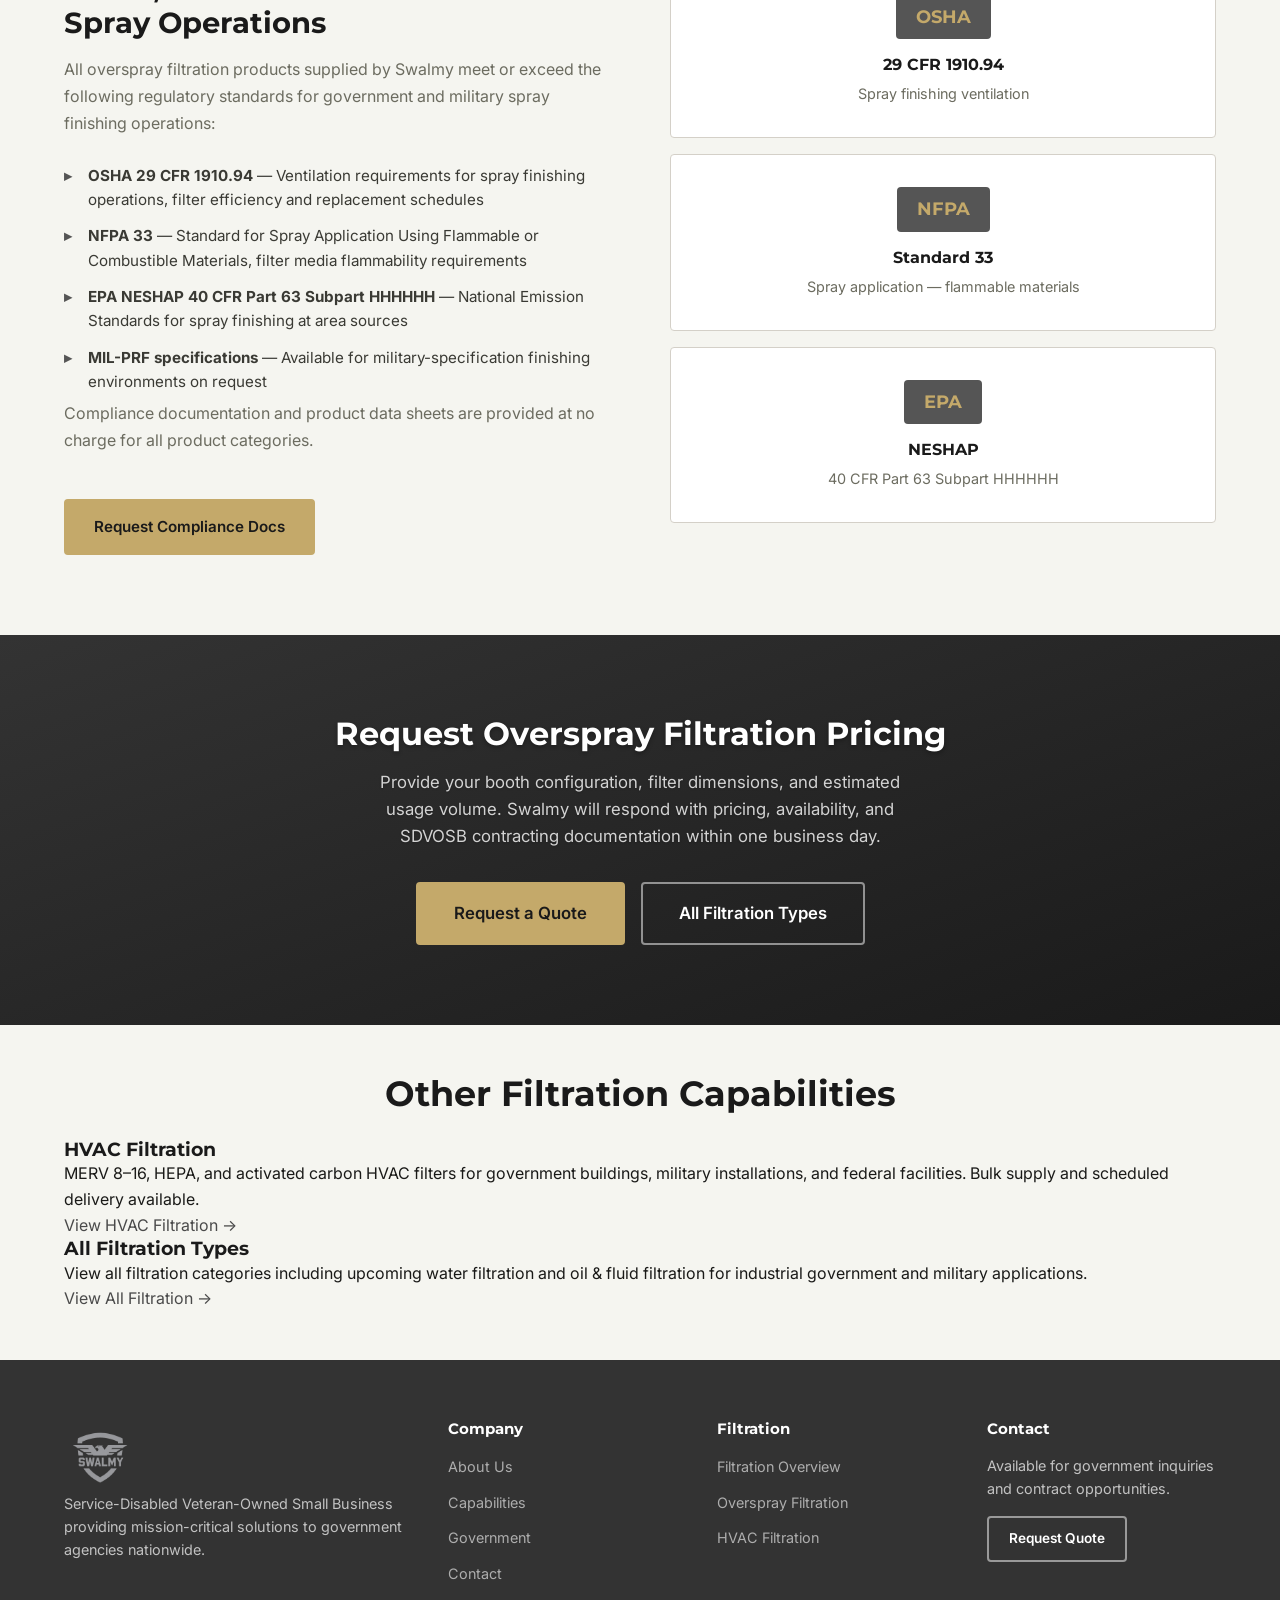
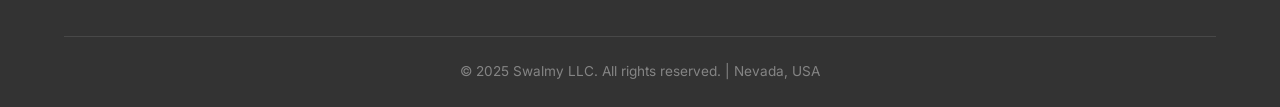
<file: filtration/overspray/index.html>
<!DOCTYPE html>
<html lang="en">
<head>
    <meta charset="UTF-8">
    <meta name="viewport" content="width=device-width, initial-scale=1.0">
    <title>Overspray Filtration for Government & Military Facilities | Swalmy — SDVOSB Contractor</title>
    <meta name="description" content="Swalmy supplies overspray filtration systems to government agencies and military installations — spray booth filters, paint arrestors, downdraft floor filters, and open-air containment. SDVOSB certified, SAM registered, OSHA 1910.94 and NFPA 33 compliant.">
    <meta property="og:title" content="Overspray Filtration — Government & Military Supply | Swalmy">
    <meta property="og:description" content="SDVOSB supplier of spray booth filters, paint arrestors, and industrial overspray containment for government and military facilities.">
    <meta property="og:type" content="website">
    <meta property="og:url" content="https://swalmy.com/filtration/overspray">
    <meta property="og:image" content="https://bowtiefilters.com/images/BowTie_Filters_by_Walk_Industrial.jpg">
    <link rel="canonical" href="https://swalmy.com/filtration/overspray">
    <link rel="preconnect" href="https://fonts.googleapis.com">
    <link rel="preconnect" href="https://fonts.gstatic.com" crossorigin>
    <link href="https://fonts.googleapis.com/css2?family=Inter:wght@300;400;500;600;700;800&family=Montserrat:wght@600;700;800&display=swap" rel="stylesheet">
    <link rel="stylesheet" href="/assets/css/style.css">
    <script type="application/ld+json">
    {
        "@context": "https://schema.org",
        "@type": "Service",
        "name": "Overspray Filtration Supply",
        "image": "https://bowtiefilters.com/images/BowTie_Filters_by_Walk_Industrial.jpg",
        "provider": {
            "@type": "Organization",
            "name": "Swalmy LLC",
            "url": "https://swalmy.com"
        },
        "serviceType": "Government Supply — Overspray Filtration",
        "areaServed": "United States",
        "description": "Supply of overspray filtration systems to federal, state, and local government agencies and military installations — spray booth exhaust filters, paint arrestors, downdraft floor filters, and open-air containment systems.",
        "hasOfferCatalog": {
            "@type": "OfferCatalog",
            "name": "Overspray Filtration Products",
            "itemListElement": [
                {"@type": "Offer", "itemOffered": {"@type": "Product", "name": "BowTie Spray Booth Exhaust Filters"}},
                {"@type": "Offer", "itemOffered": {"@type": "Product", "name": "Fiberglass Paint Arrestor Pads"}},
                {"@type": "Offer", "itemOffered": {"@type": "Product", "name": "Downdraft Booth Floor Filters"}},
                {"@type": "Offer", "itemOffered": {"@type": "Product", "name": "HEPA Intake Ceiling Filters"}},
                {"@type": "Offer", "itemOffered": {"@type": "Product", "name": "Open-Air Overspray Containment Systems"}}
            ]
        }
    }
    </script>
    <script type="application/ld+json">
    {
        "@context": "https://schema.org",
        "@type": "FAQPage",
        "mainEntity": [
            {
                "@type": "Question",
                "name": "Can government agencies procure overspray filtration from Swalmy as an SDVOSB set-aside?",
                "acceptedAnswer": {"@type": "Answer", "text": "Yes. Swalmy is a certified SDVOSB and SAM.gov registered. Contracting officers can issue SDVOSB set-aside purchase orders under FAR 19.14. Sole-source awards up to the applicable threshold are available without competition."}
            },
            {
                "@type": "Question",
                "name": "What makes BowTie filters different from standard fiberglass paint arrestors?",
                "acceptedAnswer": {"@type": "Answer", "text": "BowTie spray booth filters use a patented bow-tie shaped filtration media that creates turbulent airflow through the filter, increasing contact time between overspray particles and the filter media. This results in higher capture efficiency — up to 98% at 10 microns — compared to flat-panel fiberglass arrestors, while maintaining lower static pressure drop for longer filter life between changes."}
            },
            {
                "@type": "Question",
                "name": "What NAICS codes apply to overspray filtration procurement?",
                "acceptedAnswer": {"@type": "Answer", "text": "Overspray filtration from Swalmy falls primarily under NAICS 333411 (Air Purification Equipment Manufacturing) and 423840 (Industrial Supplies Merchant Wholesalers). Both are registered in SAM.gov under Swalmy's active entity registration."}
            },
            {
                "@type": "Question",
                "name": "Are Swalmy overspray filters OSHA and NFPA compliant?",
                "acceptedAnswer": {"@type": "Answer", "text": "Yes. Products supplied by Swalmy meet OSHA 29 CFR 1910.94 (ventilation for spray finishing) and NFPA 33 (spray application using flammable materials). Compliance documentation and product data sheets are provided at no charge to contracting officers."}
            }
        ]
    }
    </script>
</head>
<body>
    <header class="site-header">
        <nav class="nav-container">
            <a href="/" class="logo">
                <img src="/assets/images/swalmy-logo.png" alt="Swalmy" class="logo-img">
            </a>
            <button class="mobile-toggle" aria-label="Toggle navigation menu" aria-expanded="false">
                <span></span><span></span><span></span>
            </button>
            <ul class="nav-links">
                <li><a href="/">Home</a></li>
                <li><a href="/about">About</a></li>
                <li><a href="/capabilities" class="active">Capabilities</a></li>
                <li><a href="/government">Government</a></li>
                <li><a href="/contact" class="nav-cta">Contact Us</a></li>
            </ul>
        </nav>
    </header>

    <main>
        <section class="page-hero">
            <div class="hero-content">
                <div style="font-size:0.8rem;font-weight:700;text-transform:uppercase;letter-spacing:2px;margin-bottom:0.5rem;opacity:0.7;">
                    <a href="/capabilities" style="color:inherit;">Capabilities</a> /
                    <a href="/filtration" style="color:inherit;">Filtration</a> / Overspray
                </div>
                <h1>Overspray Filtration for Government &amp; Military Spray Booths</h1>
                <p class="hero-sub">Spray booth exhaust filters, paint arrestors, and overspray containment systems — supplied by a certified SDVOSB contractor. OSHA 1910.94 and NFPA 33 compliant. SAM.gov registered.</p>
            </div>
        </section>

        <section class="certifications-bar">
            <div class="container">
                <div class="cert-bar-grid">
                    <div class="cert-bar-item"><div class="cert-badge-sm">SDVOSB</div><span>Set-Aside Eligible</span></div>
                    <div class="cert-bar-item"><div class="cert-badge-sm">SAM</div><span>SAM.gov Registered</span></div>
                    <div class="cert-bar-item"><div class="cert-badge-sm">OSHA</div><span>1910.94 Compliant</span></div>
                    <div class="cert-bar-item"><div class="cert-badge-sm">NFPA</div><span>NFPA 33 Compliant</span></div>
                </div>
            </div>
        </section>

        <section class="capability-detail" id="overview">
            <div class="container">
                <div class="detail-grid">
                    <div class="detail-content">
                        <div class="detail-label">Overspray Filtration</div>
                        <h2><a href="https://bowtiefilters.com" target="_blank" rel="noopener" style="color:inherit;text-decoration:none;">BowTie Spray Booth Filters</a> &amp; Industrial Overspray Containment</h2>
                        <p>Swalmy supplies <a href="https://bowtiefilters.com" target="_blank" rel="noopener" style="color:var(--gold);font-weight:600;">BowTie spray booth filters</a> and a full line of industrial overspray filtration products to government agencies and military installations across the United States. BowTie filters — manufactured by Walk Industrial — use a patented bow-tie shaped filtration media that delivers superior capture efficiency compared to standard flat-panel fiberglass arrestors, with lower pressure drop and longer service life.</p>
                        <p>Government facilities that operate spray booths — military vehicle maintenance depots, federal fleet operations, aircraft maintenance hangars, and public works facilities — need reliable, compliant filter supply to meet OSHA 1910.94 and NFPA 33 requirements. Swalmy provides that supply as an SDVOSB-certified source, enabling contracting officers to issue set-aside purchase orders under FAR 19.14 without competitive quotes up to the applicable sole-source threshold.</p>
                        <ul class="detail-list">
                            <li>BowTie exhaust filters — up to 98% efficiency at 10 microns</li>
                            <li>Fiberglass and polyester paint arrestor pads — standard and high-capacity</li>
                            <li>Downdraft pit floor filters for vehicle paint booths</li>
                            <li>HEPA intake ceiling filters for positive-pressure booths</li>
                            <li>Activated carbon odor control panels</li>
                            <li>Open-air overspray containment systems for field operations</li>
                            <li>Custom sizes available for legacy and non-standard booth configurations</li>
                        </ul>
                    </div>
                    <div class="detail-visual">
                        <img src="/assets/images/bowtie-filter-box.jpg"
                             alt="BowTie overspray filter by Walk Industrial — spray booth exhaust filter supplied to government and military facilities by Swalmy"
                             style="width:100%;border-radius:10px;border:1px solid var(--gray-200);box-shadow:0 4px 20px rgba(0,0,0,0.1);"
                             onerror="this.style.opacity=0.3">
                        <p style="font-size:0.85rem;color:var(--gray-600);margin-top:0.75rem;text-align:center;line-height:1.5;"><em>BowTie Filter by Walk Industrial shown.</em> <a href="https://bowtiefilters.com" target="_blank" rel="noopener" style="color:var(--gold);font-weight:600;">BowTie Filters by Walk Industrial</a> — patented bow-tie shaped spray booth exhaust filters. Available through Swalmy as an SDVOSB set-aside for government and military spray booth operations.</p>
                    </div>
                </div>
            </div>
        </section>

        <section class="capability-detail" style="background:var(--gray-50);" id="products">
            <div class="container">
                <h2 class="section-title">Overspray Filter Product Categories</h2>
                <p class="section-subtitle">Swalmy supplies filtration for every spray booth configuration and open-air industrial finishing application used by government and military operations.</p>
                <div class="cap-grid" style="margin-top:2rem;">
                    <div class="cap-card">
                        <h3>BowTie Exhaust Filters</h3>
                        <p>The BowTie filter's patented shape creates turbulent airflow through the media, maximizing overspray particle contact and capture efficiency — up to 98% at 10 microns. Available in standard and custom sizes for crossdraft, semi-downdraft, and side-draft booth configurations.</p>
                        <ul class="detail-list" style="margin-top:0.75rem;">
                            <li>Standard sizes: 20×20, 24×24, 20×25</li>
                            <li>High-capacity rolls for continuous media systems</li>
                            <li>Custom cut for non-standard booth openings</li>
                            <li>NFPA 33 compliant filter media</li>
                        </ul>
                    </div>
                    <div class="cap-card">
                        <h3>Paint Arrestor Pads</h3>
                        <p>Flat-panel fiberglass and polyester paint arrestor pads for standard side-draft and cross-draft spray booths. Economy and high-capacity options to match usage volume and replacement schedule. Galvanized steel media available for heavy industrial and military applications.</p>
                        <ul class="detail-list" style="margin-top:0.75rem;">
                            <li>Fiberglass arrestor pads — standard and high-capacity</li>
                            <li>Polyester pads for extended service intervals</li>
                            <li>Galvanized steel media for heavy-duty use</li>
                            <li>Available in rolls, pads, and pre-cut panels</li>
                        </ul>
                    </div>
                    <div class="cap-card">
                        <h3>Downdraft Floor Filters</h3>
                        <p>Pit and raised-floor filtration for vehicle paint booths used in military and government fleet maintenance. Captures overspray before it reaches floor grates and exhaust plenums. Critical for NFPA 33 compliance in enclosed vehicle finishing areas.</p>
                        <ul class="detail-list" style="margin-top:0.75rem;">
                            <li>Polyester downdraft rolls — standard and heavy-duty</li>
                            <li>Custom-cut panels for vehicle bay dimensions</li>
                            <li>High-capacity media for armored vehicles</li>
                            <li>Grate covers and retaining frames available</li>
                        </ul>
                    </div>
                    <div class="cap-card">
                        <h3>HEPA Intake &amp; Ceiling Filters</h3>
                        <p>Positive-pressure booth integrity starts at the intake. HEPA-rated ceiling and intake filters prevent contamination from entering the spray environment, protecting finish quality for critical military and aviation finishing operations.</p>
                        <ul class="detail-list" style="margin-top:0.75rem;">
                            <li>HEPA ceiling modules — 99.97% at 0.3 microns</li>
                            <li>Pre-filter panels for high-dust environments</li>
                            <li>Aluminum frames and retaining clips included</li>
                            <li>Available for MIL-SPEC finishing environments</li>
                        </ul>
                    </div>
                </div>
            </div>
        </section>

        <section class="capability-detail" id="applications">
            <div class="container">
                <h2 class="section-title">Government &amp; Military Applications</h2>
                <div class="gov-grid" style="margin-top:2rem;">
                    <div class="gov-card">
                        <h3>Military Vehicle Maintenance Depots</h3>
                        <p>Combat vehicles, tactical trucks, and support equipment require regular repainting for operational readiness. Swalmy supplies exhaust and floor filters for military vehicle paint booths at depots and forward operating bases, supporting TACOM and similar logistics commands.</p>
                    </div>
                    <div class="gov-card">
                        <h3>Aviation Maintenance Facilities</h3>
                        <p>Aircraft finishing demands HEPA-grade containment. Swalmy supplies HEPA ceiling and exhaust filters for aircraft maintenance hangars at military air bases, naval air stations, and federal aviation facilities, meeting military finishing specifications.</p>
                    </div>
                    <div class="gov-card">
                        <h3>Federal Fleet Operations</h3>
                        <p>GSA fleet facilities, postal service vehicle centers, Border Patrol maintenance yards, and other federal fleet operations run spray booths for vehicle refinishing. Swalmy provides SDVOSB-sourced filter supply that keeps fleet paint operations in compliance and on schedule.</p>
                    </div>
                    <div class="gov-card">
                        <h3>Public Works &amp; Infrastructure</h3>
                        <p>Bridge painting, water tower coating, and facility repaints generate significant overspray that must be contained under EPA and state environmental regulations. Swalmy supplies open-air containment systems for public works and infrastructure finishing operations.</p>
                    </div>
                </div>
            </div>
        </section>

        <section class="capability-detail" id="berry">
            <div class="container">
                <div class="detail-grid">
                    <div class="detail-content">
                        <div class="detail-label">Berry Amendment</div>
                        <h2>Berry Amendment Compliant Overspray Filter Media for DoD</h2>
                        <p>The Berry Amendment (10 USC § 4862) requires the Department of Defense to procure fiber-based products manufactured in the United States from domestically produced materials. This applies directly to spray booth filter media — including fiberglass filter pads, polyester arrestor media, and downdraft floor filter rolls — purchased under DoD contracts and task orders.</p>
                        <p>Swalmy supplies overspray filtration products with Berry Amendment compliant filter media for all DoD procurement. Military vehicle maintenance depots, aviation maintenance facilities, and base operations contracts that include spray booth filter supply must source Berry compliant filter media. Swalmy's compliance documentation package satisfies contracting officer requirements for Berry Amendment adherence on all filter line items.</p>
                        <ul class="detail-list">
                            <li>BowTie and fiberglass filter media — domestically manufactured from US-origin fibers</li>
                            <li>Polyester downdraft and exhaust filter media — Berry Amendment compliant</li>
                            <li>Certificate of Conformance provided for every DoD order</li>
                            <li>Country of Origin documentation on request</li>
                            
                        </ul>
                        <a href="/contact" class="btn btn-primary" style="margin-top:1.5rem;display:inline-block;">Request Berry Compliance Docs</a>
                    </div>
                    <div class="detail-visual">
                        <div class="cert-card" style="margin-bottom:1rem;">
                            <div class="cert-badge">Berry</div>
                            <h3>10 USC § 4862</h3>
                            <p>Domestic manufacture of fiber-based filtration media required for DoD procurement</p>
                        </div>
                        <div class="cert-card" style="margin-bottom:1rem;">
                            <div class="cert-badge">COC</div>
                            <h3>Certificate of Conformance</h3>
                            <p>Provided with all DoD overspray filter orders confirming Berry Amendment compliance</p>
                        </div>
                        <div class="cert-card">
                            <div class="cert-badge">SDVOSB</div>
                            <h3>Set-Aside + Compliant</h3>
                            <p>SDVOSB eligibility combined with Berry Amendment compliance — one vendor, zero waiver risk</p>
                        </div>
                    </div>
                </div>
            </div>
        </section>

        <section class="capability-detail" style="background:var(--gray-50);" id="compliance">
            <div class="container">
                <div class="detail-grid">
                    <div class="detail-content">
                        <div class="detail-label">Compliance</div>
                        <h2>OSHA, NFPA &amp; EPA Standards for Spray Operations</h2>
                        <p>All overspray filtration products supplied by Swalmy meet or exceed the following regulatory standards for government and military spray finishing operations:</p>
                        <ul class="detail-list">
                            <li><strong>OSHA 29 CFR 1910.94</strong> — Ventilation requirements for spray finishing operations, filter efficiency and replacement schedules</li>
                            <li><strong>NFPA 33</strong> — Standard for Spray Application Using Flammable or Combustible Materials, filter media flammability requirements</li>
                            <li><strong>EPA NESHAP 40 CFR Part 63 Subpart HHHHHH</strong> — National Emission Standards for spray finishing at area sources</li>
                            <li><strong>MIL-PRF specifications</strong> — Available for military-specification finishing environments on request</li>
                        </ul>
                        <p>Compliance documentation and product data sheets are provided at no charge for all product categories.</p>
                        <a href="/contact" class="btn btn-primary" style="margin-top:1.5rem;display:inline-block;">Request Compliance Docs</a>
                    </div>
                    <div class="detail-visual">
                        <div class="cert-card" style="margin-bottom:1rem;"><div class="cert-badge">OSHA</div><h3>29 CFR 1910.94</h3><p>Spray finishing ventilation</p></div>
                        <div class="cert-card" style="margin-bottom:1rem;"><div class="cert-badge">NFPA</div><h3>Standard 33</h3><p>Spray application — flammable materials</p></div>
                        <div class="cert-card"><div class="cert-badge">EPA</div><h3>NESHAP</h3><p>40 CFR Part 63 Subpart HHHHHH</p></div>
                    </div>
                </div>
            </div>
        </section>

        <section class="cta-section">
            <div class="container">
                <h2>Request Overspray Filtration Pricing</h2>
                <p>Provide your booth configuration, filter dimensions, and estimated usage volume. Swalmy will respond with pricing, availability, and SDVOSB contracting documentation within one business day.</p>
                <div style="display:flex;gap:1rem;justify-content:center;flex-wrap:wrap;margin-top:1.5rem;">
                    <a href="/contact" class="btn btn-primary btn-lg">Request a Quote</a>
                    <a href="/filtration" class="btn btn-outline btn-lg">All Filtration Types</a>
                </div>
            </div>
        </section>

        <section style="background:var(--gray-50);padding:3rem 0;">
            <div class="container">
                <h2 class="section-title">Other Filtration Capabilities</h2>
                <div class="cap-grid" style="margin-top:1.5rem;">
                    <div class="cap-card">
                        <h3><a href="/filtration/hvac" style="color:inherit;text-decoration:none;">HVAC Filtration</a></h3>
                        <p>MERV 8–16, HEPA, and activated carbon HVAC filters for government buildings, military installations, and federal facilities. Bulk supply and scheduled delivery available.</p>
                        <a href="/filtration/hvac" class="cap-link">View HVAC Filtration →</a>
                    </div>
                    <div class="cap-card">
                        <h3><a href="/filtration" style="color:inherit;text-decoration:none;">All Filtration Types</a></h3>
                        <p>View all filtration categories including upcoming water filtration and oil &amp; fluid filtration for industrial government and military applications.</p>
                        <a href="/filtration" class="cap-link">View All Filtration →</a>
                    </div>
                </div>
            </div>
        </section>
    </main>

    <footer class="site-footer">
        <div class="container">
            <div class="footer-grid">
                <div class="footer-brand">
                    <img src="/assets/images/swalmy-logo.png" alt="Swalmy" class="logo-img">
                    <p>Service-Disabled Veteran-Owned Small Business providing mission-critical solutions to government agencies nationwide.</p>
                </div>
                <div class="footer-links">
                    <h4>Company</h4>
                    <ul>
                        <li><a href="/about">About Us</a></li>
                        <li><a href="/capabilities">Capabilities</a></li>
                        <li><a href="/government">Government</a></li>
                        <li><a href="/contact">Contact</a></li>
                    </ul>
                </div>
                <div class="footer-links">
                    <h4>Filtration</h4>
                    <ul>
                        <li><a href="/filtration">Filtration Overview</a></li>
                        <li><a href="/filtration/overspray">Overspray Filtration</a></li>
                        <li><a href="/filtration/hvac">HVAC Filtration</a></li>
                    </ul>
                </div>
                <div class="footer-contact">
                    <h4>Contact</h4>
                    <p>Available for government inquiries<br>and contract opportunities.</p>
                    <a href="/contact" class="btn btn-outline btn-sm">Request Quote</a>
                </div>
            </div>
            <div class="footer-bottom">
                <p>&copy; 2025 Swalmy LLC. All rights reserved. | Nevada, USA</p>
            </div>
        </div>
    </footer>

    <script src="/assets/js/main.js"></script>
</body>
</html>
</file>
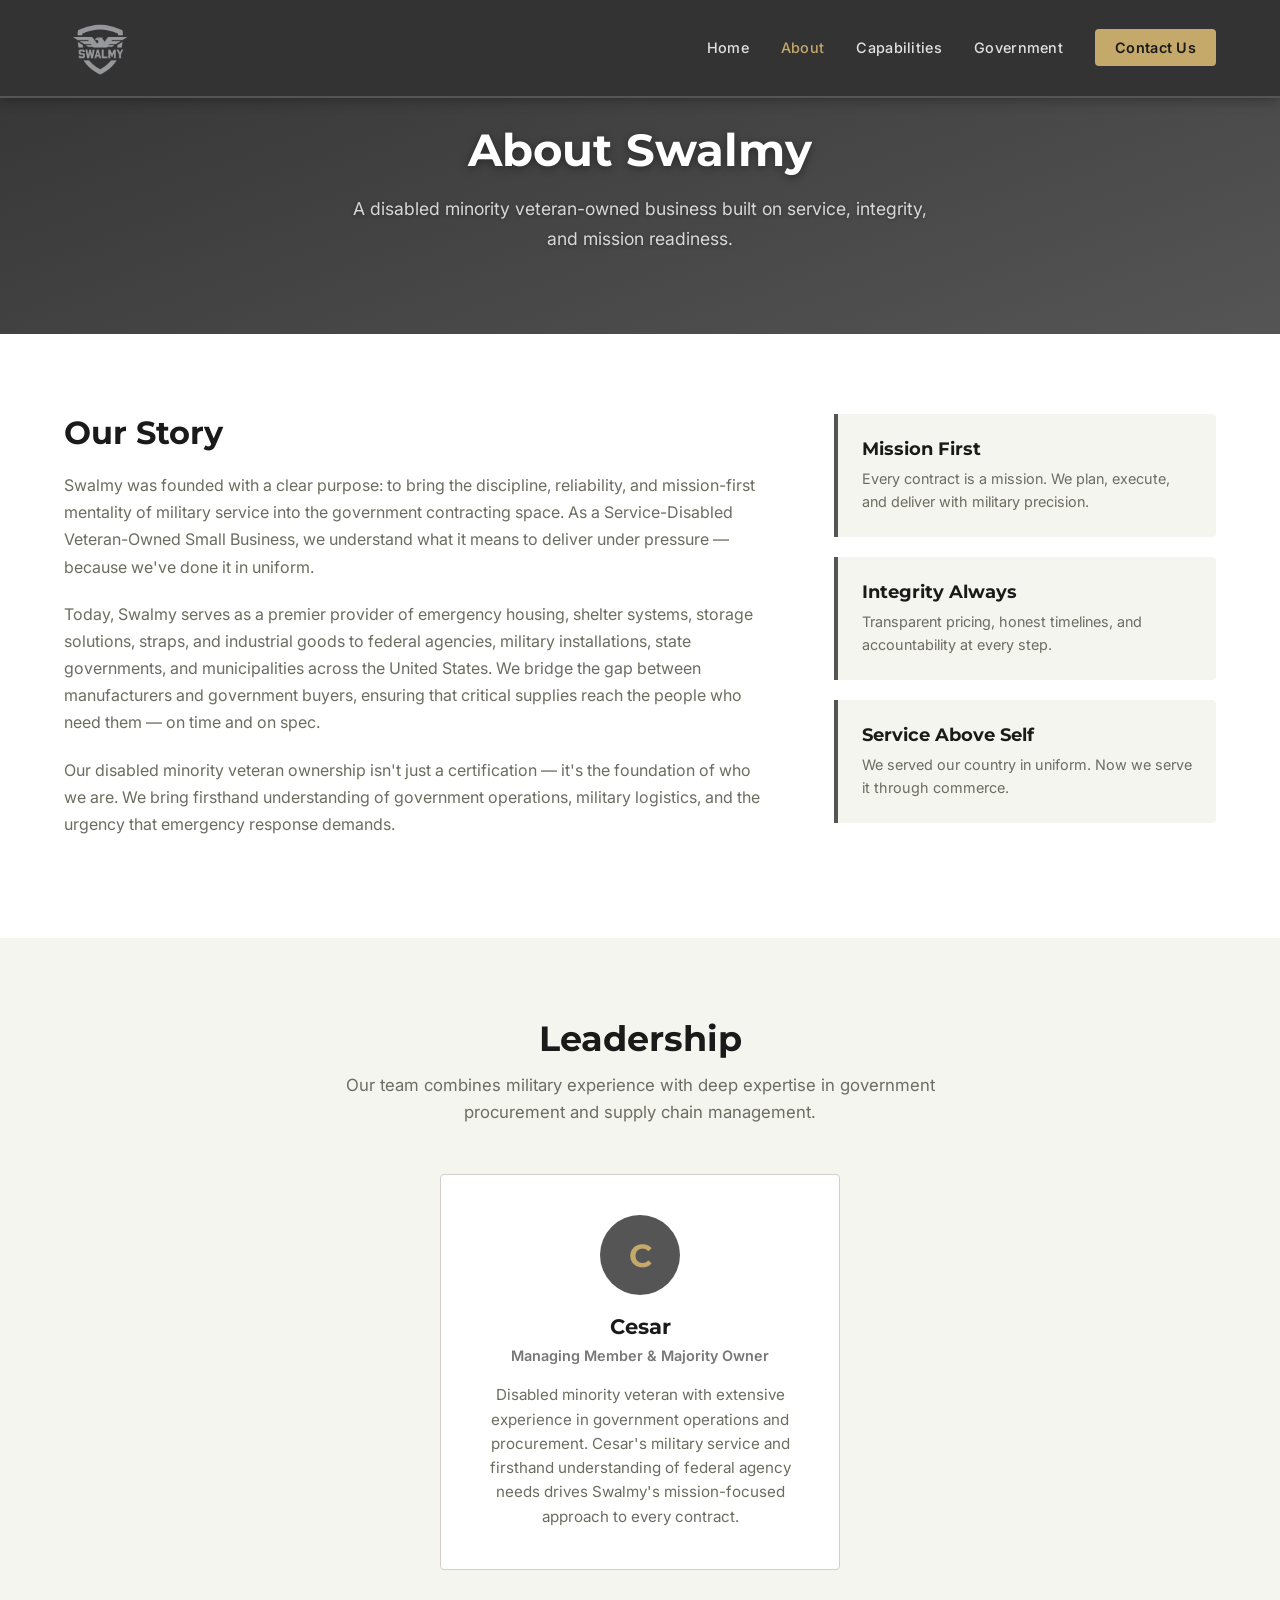
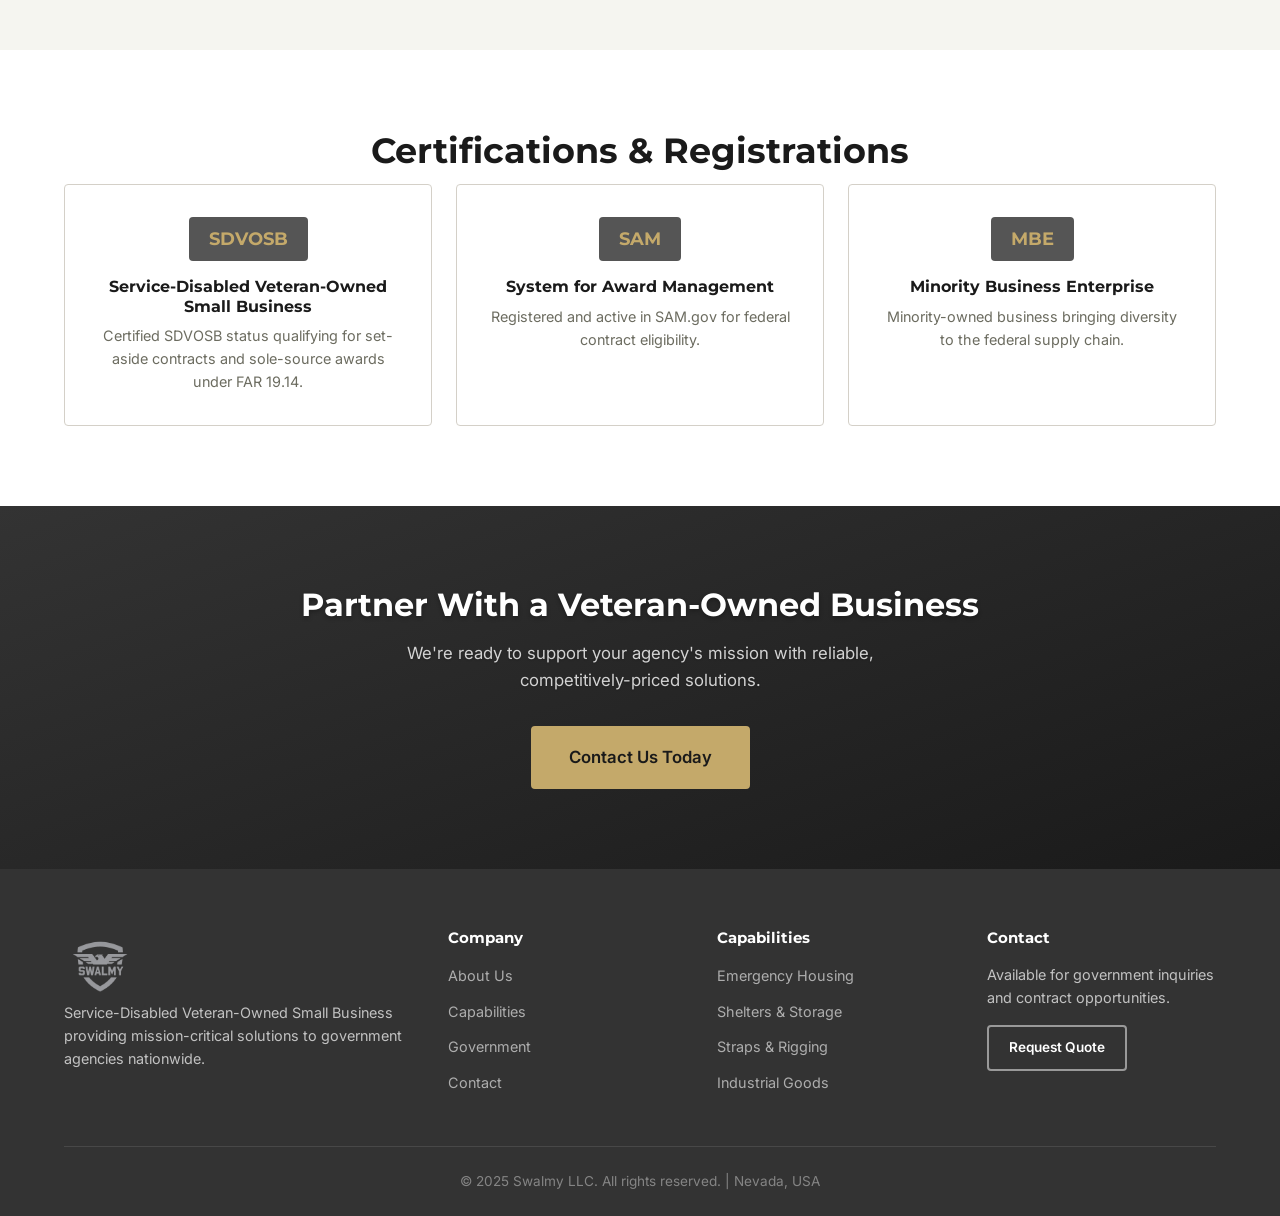
<file: about.html>
<!DOCTYPE html>
<html lang="en">
<head>
    <meta charset="UTF-8">
    <meta name="viewport" content="width=device-width, initial-scale=1.0">
    <title>About Us — Swalmy | Veteran-Owned Government Contractor</title>
    <meta name="description" content="Swalmy is a disabled minority veteran-owned business delivering emergency housing, shelter solutions, and industrial goods to government agencies across the United States.">
    <meta property="og:title" content="About Swalmy — Our Story">
    <meta property="og:description" content="Learn about our veteran-owned mission and commitment to serving government agencies with excellence.">
    <meta property="og:type" content="website">
    <meta property="og:url" content="https://swalmy.com/about">
    <link rel="canonical" href="https://swalmy.com/about">
    <link rel="preconnect" href="https://fonts.googleapis.com">
    <link rel="preconnect" href="https://fonts.gstatic.com" crossorigin>
    <link href="https://fonts.googleapis.com/css2?family=Inter:wght@300;400;500;600;700;800&family=Montserrat:wght@600;700;800&display=swap" rel="stylesheet">
    <link rel="stylesheet" href="assets/css/style.css">
</head>
<body>
    <header class="site-header">
        <nav class="nav-container">
            <a href="/" class="logo">
                <img src="/assets/images/swalmy-logo.png" alt="Swalmy" class="logo-img">
            </a>
            <button class="mobile-toggle" aria-label="Toggle navigation menu" aria-expanded="false">
                <span></span><span></span><span></span>
            </button>
            <ul class="nav-links">
                <li><a href="/">Home</a></li>
                <li><a href="/about" class="active">About</a></li>
                <li><a href="/capabilities">Capabilities</a></li>
                <li><a href="/government">Government</a></li>
                <li><a href="/contact" class="nav-cta">Contact Us</a></li>
            </ul>
        </nav>
    </header>

    <main>
        <section class="page-hero">
            <div class="hero-content">
                <h1>About Swalmy</h1>
                <p class="hero-sub">A disabled minority veteran-owned business built on service, integrity, and mission readiness.</p>
            </div>
        </section>

        <section class="about-story">
            <div class="container">
                <div class="about-grid">
                    <div class="about-content">
                        <h2>Our Story</h2>
                        <p>Swalmy was founded with a clear purpose: to bring the discipline, reliability, and mission-first mentality of military service into the government contracting space. As a Service-Disabled Veteran-Owned Small Business, we understand what it means to deliver under pressure — because we've done it in uniform.</p>
                        <p>Today, Swalmy serves as a premier provider of emergency housing, shelter systems, storage solutions, straps, and industrial goods to federal agencies, military installations, state governments, and municipalities across the United States. We bridge the gap between manufacturers and government buyers, ensuring that critical supplies reach the people who need them — on time and on spec.</p>
                        <p>Our disabled minority veteran ownership isn't just a certification — it's the foundation of who we are. We bring firsthand understanding of government operations, military logistics, and the urgency that emergency response demands.</p>
                    </div>
                    <div class="about-values">
                        <div class="value-card">
                            <h3>Mission First</h3>
                            <p>Every contract is a mission. We plan, execute, and deliver with military precision.</p>
                        </div>
                        <div class="value-card">
                            <h3>Integrity Always</h3>
                            <p>Transparent pricing, honest timelines, and accountability at every step.</p>
                        </div>
                        <div class="value-card">
                            <h3>Service Above Self</h3>
                            <p>We served our country in uniform. Now we serve it through commerce.</p>
                        </div>
                    </div>
                </div>
            </div>
        </section>

        <section class="leadership">
            <div class="container">
                <h2 class="section-title">Leadership</h2>
                <p class="section-subtitle">Our team combines military experience with deep expertise in government procurement and supply chain management.</p>
                <div class="leadership-grid">
                    <div class="leader-card">
                        <div class="leader-avatar">
                            <div class="avatar-placeholder">C</div>
                        </div>
                        <h3>Cesar</h3>
                        <p class="leader-title">Managing Member & Majority Owner</p>
                        <p class="leader-bio">Disabled minority veteran with extensive experience in government operations and procurement. Cesar's military service and firsthand understanding of federal agency needs drives Swalmy's mission-focused approach to every contract.</p>
                    </div>
                </div>
            </div>
        </section>

        <section class="certifications">
            <div class="container">
                <h2 class="section-title">Certifications & Registrations</h2>
                <div class="cert-grid">
                    <div class="cert-card">
                        <div class="cert-badge">SDVOSB</div>
                        <h3>Service-Disabled Veteran-Owned Small Business</h3>
                        <p>Certified SDVOSB status qualifying for set-aside contracts and sole-source awards under FAR 19.14.</p>
                    </div>
                    <div class="cert-card">
                        <div class="cert-badge">SAM</div>
                        <h3>System for Award Management</h3>
                        <p>Registered and active in SAM.gov for federal contract eligibility.</p>
                    </div>
                    <div class="cert-card">
                        <div class="cert-badge">MBE</div>
                        <h3>Minority Business Enterprise</h3>
                        <p>Minority-owned business bringing diversity to the federal supply chain.</p>
                    </div>
                </div>
            </div>
        </section>

        <section class="cta-section">
            <div class="container">
                <h2>Partner With a Veteran-Owned Business</h2>
                <p>We're ready to support your agency's mission with reliable, competitively-priced solutions.</p>
                <a href="/contact" class="btn btn-primary btn-lg">Contact Us Today</a>
            </div>
        </section>
    </main>

    <footer class="site-footer">
        <div class="container">
            <div class="footer-grid">
                <div class="footer-brand">
                    <img src="/assets/images/swalmy-logo.png" alt="Swalmy" class="logo-img">
                    <p>Service-Disabled Veteran-Owned Small Business providing mission-critical solutions to government agencies nationwide.</p>
                </div>
                <div class="footer-links">
                    <h4>Company</h4>
                    <ul>
                        <li><a href="/about">About Us</a></li>
                        <li><a href="/capabilities">Capabilities</a></li>
                        <li><a href="/government">Government</a></li>
                        <li><a href="/contact">Contact</a></li>
                    </ul>
                </div>
                <div class="footer-links">
                    <h4>Capabilities</h4>
                    <ul>
                        <li><a href="/capabilities#housing">Emergency Housing</a></li>
                        <li><a href="/capabilities#shelters">Shelters & Storage</a></li>
                        <li><a href="/capabilities#straps">Straps & Rigging</a></li>
                        <li><a href="/capabilities#industrial">Industrial Goods</a></li>
                    </ul>
                </div>
                <div class="footer-contact">
                    <h4>Contact</h4>
                    <p>Available for government inquiries<br>and contract opportunities.</p>
                    <a href="/contact" class="btn btn-outline btn-sm">Request Quote</a>
                </div>
            </div>
            <div class="footer-bottom">
                <p>&copy; 2025 Swalmy LLC. All rights reserved. | Nevada, USA</p>
            </div>
        </div>
    </footer>

    <script src="assets/js/main.js"></script>
</body>
</html>
</file>
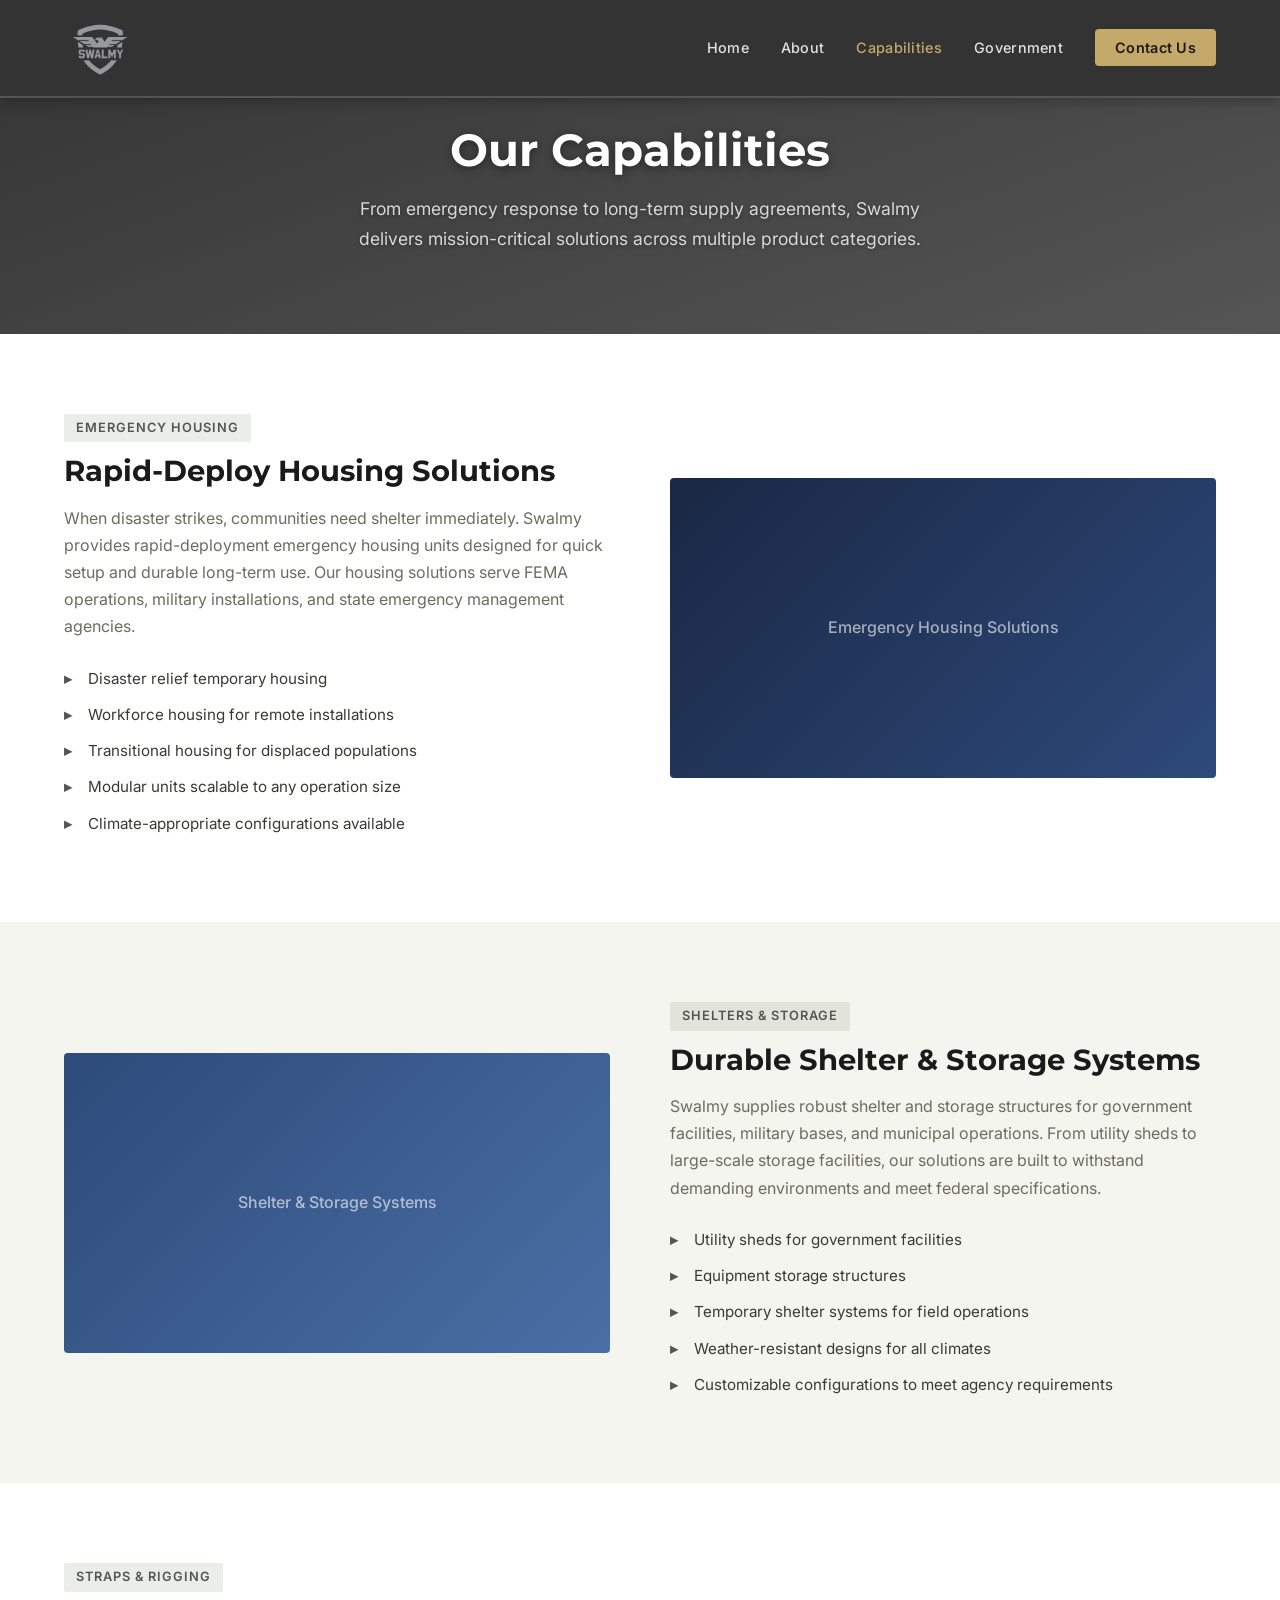
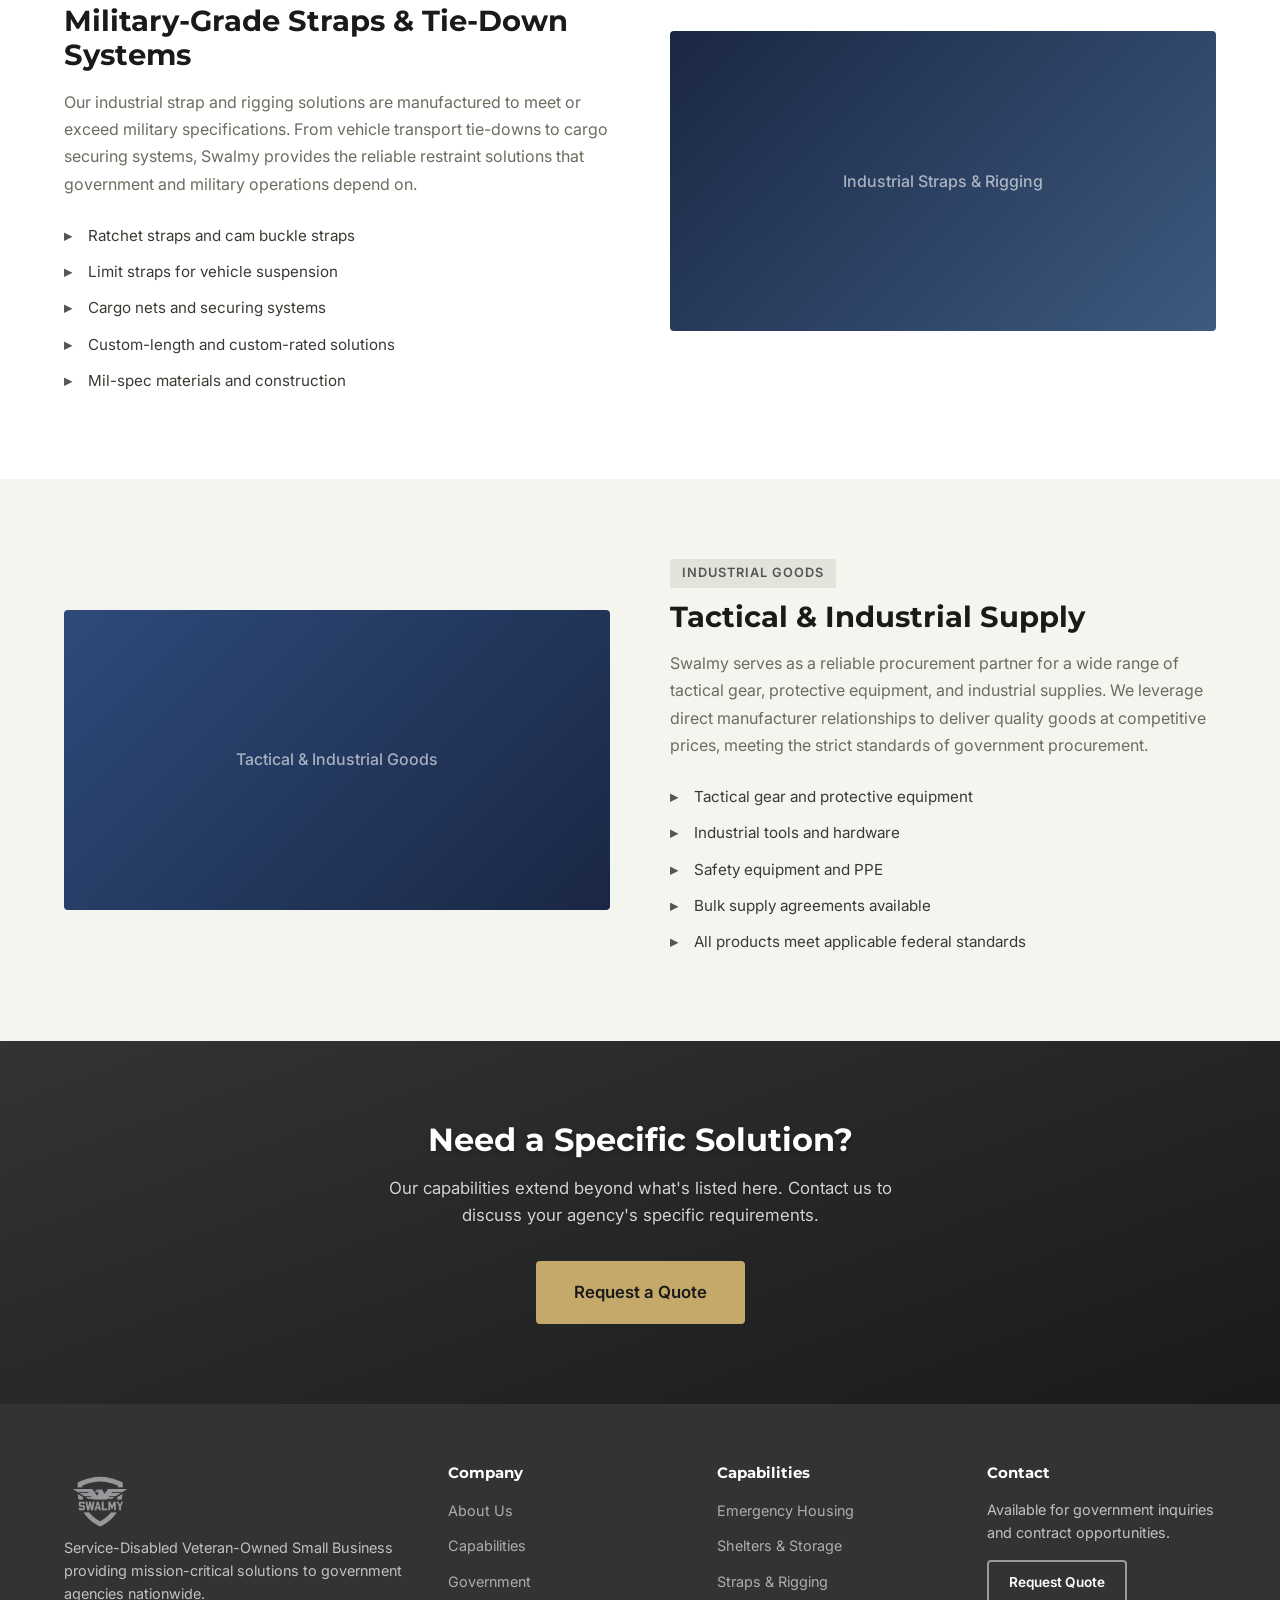
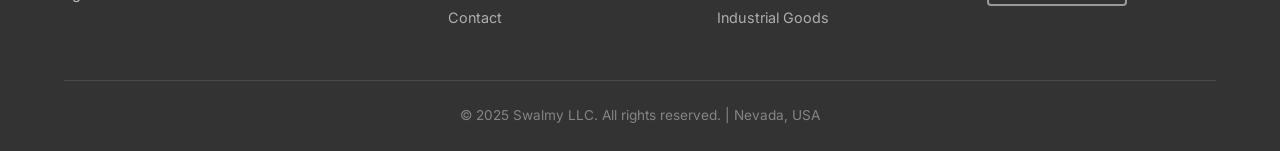
<file: capabilities.html>
<!DOCTYPE html>
<html lang="en">
<head>
    <meta charset="UTF-8">
    <meta name="viewport" content="width=device-width, initial-scale=1.0">
    <title>Capabilities — Swalmy | Emergency Housing, Shelters & Industrial Solutions</title>
    <meta name="description" content="Swalmy provides emergency housing, shelter systems, storage solutions, industrial straps, and tactical goods to government agencies and military installations.">
    <meta property="og:title" content="Swalmy Capabilities — What We Deliver">
    <meta property="og:description" content="Emergency housing, shelters, straps, and industrial goods for government and military operations.">
    <meta property="og:type" content="website">
    <meta property="og:url" content="https://swalmy.com/capabilities">
    <link rel="canonical" href="https://swalmy.com/capabilities">
    <link rel="preconnect" href="https://fonts.googleapis.com">
    <link rel="preconnect" href="https://fonts.gstatic.com" crossorigin>
    <link href="https://fonts.googleapis.com/css2?family=Inter:wght@300;400;500;600;700;800&family=Montserrat:wght@600;700;800&display=swap" rel="stylesheet">
    <link rel="stylesheet" href="assets/css/style.css">
</head>
<body>
    <header class="site-header">
        <nav class="nav-container">
            <a href="/" class="logo">
                <img src="/assets/images/swalmy-logo.png" alt="Swalmy" class="logo-img">
            </a>
            <button class="mobile-toggle" aria-label="Toggle navigation menu" aria-expanded="false">
                <span></span><span></span><span></span>
            </button>
            <ul class="nav-links">
                <li><a href="/">Home</a></li>
                <li><a href="/about">About</a></li>
                <li><a href="/capabilities" class="active">Capabilities</a></li>
                <li><a href="/government">Government</a></li>
                <li><a href="/contact" class="nav-cta">Contact Us</a></li>
            </ul>
        </nav>
    </header>

    <main>
        <section class="page-hero">
            <div class="hero-content">
                <h1>Our Capabilities</h1>
                <p class="hero-sub">From emergency response to long-term supply agreements, Swalmy delivers mission-critical solutions across multiple product categories.</p>
            </div>
        </section>

        <section class="capability-detail" id="housing">
            <div class="container">
                <div class="detail-grid">
                    <div class="detail-content">
                        <div class="detail-label">Emergency Housing</div>
                        <h2>Rapid-Deploy Housing Solutions</h2>
                        <p>When disaster strikes, communities need shelter immediately. Swalmy provides rapid-deployment emergency housing units designed for quick setup and durable long-term use. Our housing solutions serve FEMA operations, military installations, and state emergency management agencies.</p>
                        <ul class="detail-list">
                            <li>Disaster relief temporary housing</li>
                            <li>Workforce housing for remote installations</li>
                            <li>Transitional housing for displaced populations</li>
                            <li>Modular units scalable to any operation size</li>
                            <li>Climate-appropriate configurations available</li>
                        </ul>
                    </div>
                    <div class="detail-visual">
                        <div class="visual-placeholder" style="background: linear-gradient(135deg, #1a2744 0%, #2d4a7a 100%);">
                            <span>Emergency Housing Solutions</span>
                        </div>
                    </div>
                </div>
            </div>
        </section>

        <section class="capability-detail alt" id="shelters">
            <div class="container">
                <div class="detail-grid reverse">
                    <div class="detail-content">
                        <div class="detail-label">Shelters & Storage</div>
                        <h2>Durable Shelter & Storage Systems</h2>
                        <p>Swalmy supplies robust shelter and storage structures for government facilities, military bases, and municipal operations. From utility sheds to large-scale storage facilities, our solutions are built to withstand demanding environments and meet federal specifications.</p>
                        <ul class="detail-list">
                            <li>Utility sheds for government facilities</li>
                            <li>Equipment storage structures</li>
                            <li>Temporary shelter systems for field operations</li>
                            <li>Weather-resistant designs for all climates</li>
                            <li>Customizable configurations to meet agency requirements</li>
                        </ul>
                    </div>
                    <div class="detail-visual">
                        <div class="visual-placeholder" style="background: linear-gradient(135deg, #2d4a7a 0%, #4a6fa5 100%);">
                            <span>Shelter & Storage Systems</span>
                        </div>
                    </div>
                </div>
            </div>
        </section>

        <section class="capability-detail" id="straps">
            <div class="container">
                <div class="detail-grid">
                    <div class="detail-content">
                        <div class="detail-label">Straps & Rigging</div>
                        <h2>Military-Grade Straps & Tie-Down Systems</h2>
                        <p>Our industrial strap and rigging solutions are manufactured to meet or exceed military specifications. From vehicle transport tie-downs to cargo securing systems, Swalmy provides the reliable restraint solutions that government and military operations depend on.</p>
                        <ul class="detail-list">
                            <li>Ratchet straps and cam buckle straps</li>
                            <li>Limit straps for vehicle suspension</li>
                            <li>Cargo nets and securing systems</li>
                            <li>Custom-length and custom-rated solutions</li>
                            <li>Mil-spec materials and construction</li>
                        </ul>
                    </div>
                    <div class="detail-visual">
                        <div class="visual-placeholder" style="background: linear-gradient(135deg, #1a2744 0%, #3d5a80 100%);">
                            <span>Industrial Straps & Rigging</span>
                        </div>
                    </div>
                </div>
            </div>
        </section>

        <section class="capability-detail alt" id="industrial">
            <div class="container">
                <div class="detail-grid reverse">
                    <div class="detail-content">
                        <div class="detail-label">Industrial Goods</div>
                        <h2>Tactical & Industrial Supply</h2>
                        <p>Swalmy serves as a reliable procurement partner for a wide range of tactical gear, protective equipment, and industrial supplies. We leverage direct manufacturer relationships to deliver quality goods at competitive prices, meeting the strict standards of government procurement.</p>
                        <ul class="detail-list">
                            <li>Tactical gear and protective equipment</li>
                            <li>Industrial tools and hardware</li>
                            <li>Safety equipment and PPE</li>
                            <li>Bulk supply agreements available</li>
                            <li>All products meet applicable federal standards</li>
                        </ul>
                    </div>
                    <div class="detail-visual">
                        <div class="visual-placeholder" style="background: linear-gradient(135deg, #2d4a7a 0%, #1a2744 100%);">
                            <span>Tactical & Industrial Goods</span>
                        </div>
                    </div>
                </div>
            </div>
        </section>

        <section class="cta-section">
            <div class="container">
                <h2>Need a Specific Solution?</h2>
                <p>Our capabilities extend beyond what's listed here. Contact us to discuss your agency's specific requirements.</p>
                <a href="/contact" class="btn btn-primary btn-lg">Request a Quote</a>
            </div>
        </section>
    </main>

    <footer class="site-footer">
        <div class="container">
            <div class="footer-grid">
                <div class="footer-brand">
                    <img src="/assets/images/swalmy-logo.png" alt="Swalmy" class="logo-img">
                    <p>Service-Disabled Veteran-Owned Small Business providing mission-critical solutions to government agencies nationwide.</p>
                </div>
                <div class="footer-links">
                    <h4>Company</h4>
                    <ul>
                        <li><a href="/about">About Us</a></li>
                        <li><a href="/capabilities">Capabilities</a></li>
                        <li><a href="/government">Government</a></li>
                        <li><a href="/contact">Contact</a></li>
                    </ul>
                </div>
                <div class="footer-links">
                    <h4>Capabilities</h4>
                    <ul>
                        <li><a href="/capabilities#housing">Emergency Housing</a></li>
                        <li><a href="/capabilities#shelters">Shelters & Storage</a></li>
                        <li><a href="/capabilities#straps">Straps & Rigging</a></li>
                        <li><a href="/capabilities#industrial">Industrial Goods</a></li>
                    </ul>
                </div>
                <div class="footer-contact">
                    <h4>Contact</h4>
                    <p>Available for government inquiries<br>and contract opportunities.</p>
                    <a href="/contact" class="btn btn-outline btn-sm">Request Quote</a>
                </div>
            </div>
            <div class="footer-bottom">
                <p>&copy; 2025 Swalmy LLC. All rights reserved. | Nevada, USA</p>
            </div>
        </div>
    </footer>

    <script src="assets/js/main.js"></script>
</body>
</html>
</file>
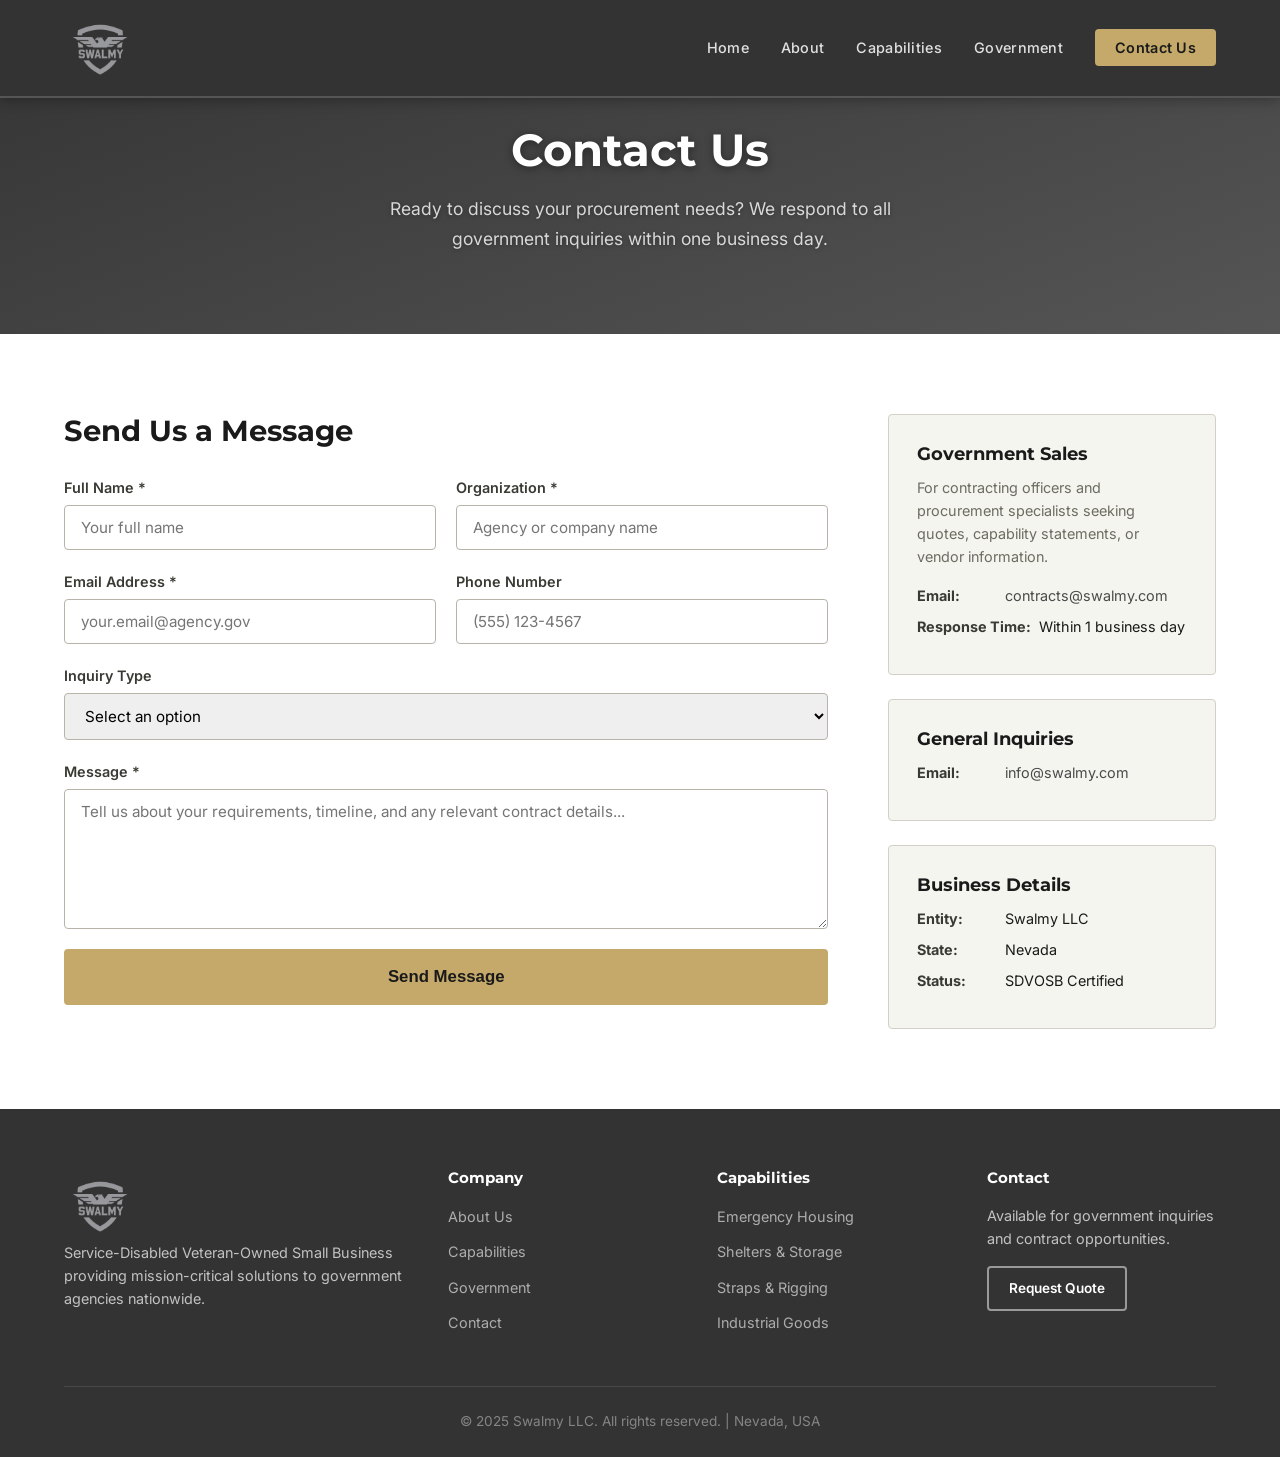
<file: contact.html>
<!DOCTYPE html>
<html lang="en">
<head>
    <meta charset="UTF-8">
    <meta name="viewport" content="width=device-width, initial-scale=1.0">
    <title>Contact Us — Swalmy | Government Contractor Inquiries</title>
    <meta name="description" content="Contact Swalmy for government contract inquiries, capability statements, and quotes. Service-Disabled Veteran-Owned Small Business ready to support your mission.">
    <meta property="og:title" content="Contact Swalmy">
    <meta property="og:description" content="Reach out for government contract inquiries, quotes, and capability statements.">
    <meta property="og:type" content="website">
    <meta property="og:url" content="https://swalmy.com/contact">
    <link rel="canonical" href="https://swalmy.com/contact">
    <link rel="preconnect" href="https://fonts.googleapis.com">
    <link rel="preconnect" href="https://fonts.gstatic.com" crossorigin>
    <link href="https://fonts.googleapis.com/css2?family=Inter:wght@300;400;500;600;700;800&family=Montserrat:wght@600;700;800&display=swap" rel="stylesheet">
    <link rel="stylesheet" href="assets/css/style.css">
</head>
<body>
    <header class="site-header">
        <nav class="nav-container">
            <a href="/" class="logo">
                <img src="/assets/images/swalmy-logo.png" alt="Swalmy" class="logo-img">
            </a>
            <button class="mobile-toggle" aria-label="Toggle navigation menu" aria-expanded="false">
                <span></span><span></span><span></span>
            </button>
            <ul class="nav-links">
                <li><a href="/">Home</a></li>
                <li><a href="/about">About</a></li>
                <li><a href="/capabilities">Capabilities</a></li>
                <li><a href="/government">Government</a></li>
                <li><a href="/contact" class="nav-cta active">Contact Us</a></li>
            </ul>
        </nav>
    </header>

    <main>
        <section class="page-hero">
            <div class="hero-content">
                <h1>Contact Us</h1>
                <p class="hero-sub">Ready to discuss your procurement needs? We respond to all government inquiries within one business day.</p>
            </div>
        </section>

        <section class="contact-section">
            <div class="container">
                <div class="contact-grid">
                    <div class="contact-form-wrapper">
                        <h2>Send Us a Message</h2>
                        <form action="https://api.web3forms.com/submit" method="POST" class="contact-form">
                            <input type="hidden" name="access_key" value="f2e6e5a5-6b7a-4c8e-9f1d-3a2b4c5d6e7f">
                            <input type="hidden" name="subject" value="New Inquiry from swalmy.com">
                            <input type="hidden" name="redirect" value="https://swalmy.com/contact?success=true">
                            
                            <div class="form-row">
                                <div class="form-group">
                                    <label for="name">Full Name *</label>
                                    <input type="text" id="name" name="name" required placeholder="Your full name">
                                </div>
                                <div class="form-group">
                                    <label for="organization">Organization *</label>
                                    <input type="text" id="organization" name="organization" required placeholder="Agency or company name">
                                </div>
                            </div>

                            <div class="form-row">
                                <div class="form-group">
                                    <label for="email">Email Address *</label>
                                    <input type="email" id="email" name="email" required placeholder="your.email@agency.gov">
                                </div>
                                <div class="form-group">
                                    <label for="phone">Phone Number</label>
                                    <input type="tel" id="phone" name="phone" placeholder="(555) 123-4567">
                                </div>
                            </div>

                            <div class="form-group">
                                <label for="inquiry-type">Inquiry Type</label>
                                <select id="inquiry-type" name="inquiry_type">
                                    <option value="">Select an option</option>
                                    <option value="quote">Request a Quote</option>
                                    <option value="capability">Capability Statement</option>
                                    <option value="contract">Contract Opportunity</option>
                                    <option value="subcontract">Subcontracting</option>
                                    <option value="general">General Inquiry</option>
                                </select>
                            </div>

                            <div class="form-group">
                                <label for="message">Message *</label>
                                <textarea id="message" name="message" rows="6" required placeholder="Tell us about your requirements, timeline, and any relevant contract details..."></textarea>
                            </div>

                            <button type="submit" class="btn btn-primary btn-lg">Send Message</button>
                        </form>
                    </div>

                    <div class="contact-info">
                        <div class="info-card">
                            <h3>Government Sales</h3>
                            <p>For contracting officers and procurement specialists seeking quotes, capability statements, or vendor information.</p>
                            <div class="info-item">
                                <strong>Email:</strong>
                                <a href="mailto:contracts@swalmy.com">contracts@swalmy.com</a>
                            </div>
                            <div class="info-item">
                                <strong>Response Time:</strong>
                                <span>Within 1 business day</span>
                            </div>
                        </div>

                        <div class="info-card">
                            <h3>General Inquiries</h3>
                            <div class="info-item">
                                <strong>Email:</strong>
                                <a href="mailto:info@swalmy.com">info@swalmy.com</a>
                            </div>
                        </div>

                        <div class="info-card">
                            <h3>Business Details</h3>
                            <div class="info-item">
                                <strong>Entity:</strong>
                                <span>Swalmy LLC</span>
                            </div>
                            <div class="info-item">
                                <strong>State:</strong>
                                <span>Nevada</span>
                            </div>
                            <div class="info-item">
                                <strong>Status:</strong>
                                <span>SDVOSB Certified</span>
                            </div>
                        </div>
                    </div>
                </div>
            </div>
        </section>
    </main>

    <footer class="site-footer">
        <div class="container">
            <div class="footer-grid">
                <div class="footer-brand">
                    <img src="/assets/images/swalmy-logo.png" alt="Swalmy" class="logo-img">
                    <p>Service-Disabled Veteran-Owned Small Business providing mission-critical solutions to government agencies nationwide.</p>
                </div>
                <div class="footer-links">
                    <h4>Company</h4>
                    <ul>
                        <li><a href="/about">About Us</a></li>
                        <li><a href="/capabilities">Capabilities</a></li>
                        <li><a href="/government">Government</a></li>
                        <li><a href="/contact">Contact</a></li>
                    </ul>
                </div>
                <div class="footer-links">
                    <h4>Capabilities</h4>
                    <ul>
                        <li><a href="/capabilities#housing">Emergency Housing</a></li>
                        <li><a href="/capabilities#shelters">Shelters & Storage</a></li>
                        <li><a href="/capabilities#straps">Straps & Rigging</a></li>
                        <li><a href="/capabilities#industrial">Industrial Goods</a></li>
                    </ul>
                </div>
                <div class="footer-contact">
                    <h4>Contact</h4>
                    <p>Available for government inquiries<br>and contract opportunities.</p>
                    <a href="/contact" class="btn btn-outline btn-sm">Request Quote</a>
                </div>
            </div>
            <div class="footer-bottom">
                <p>&copy; 2025 Swalmy LLC. All rights reserved. | Nevada, USA</p>
            </div>
        </div>
    </footer>

    <script src="assets/js/main.js"></script>
</body>
</html>
</file>
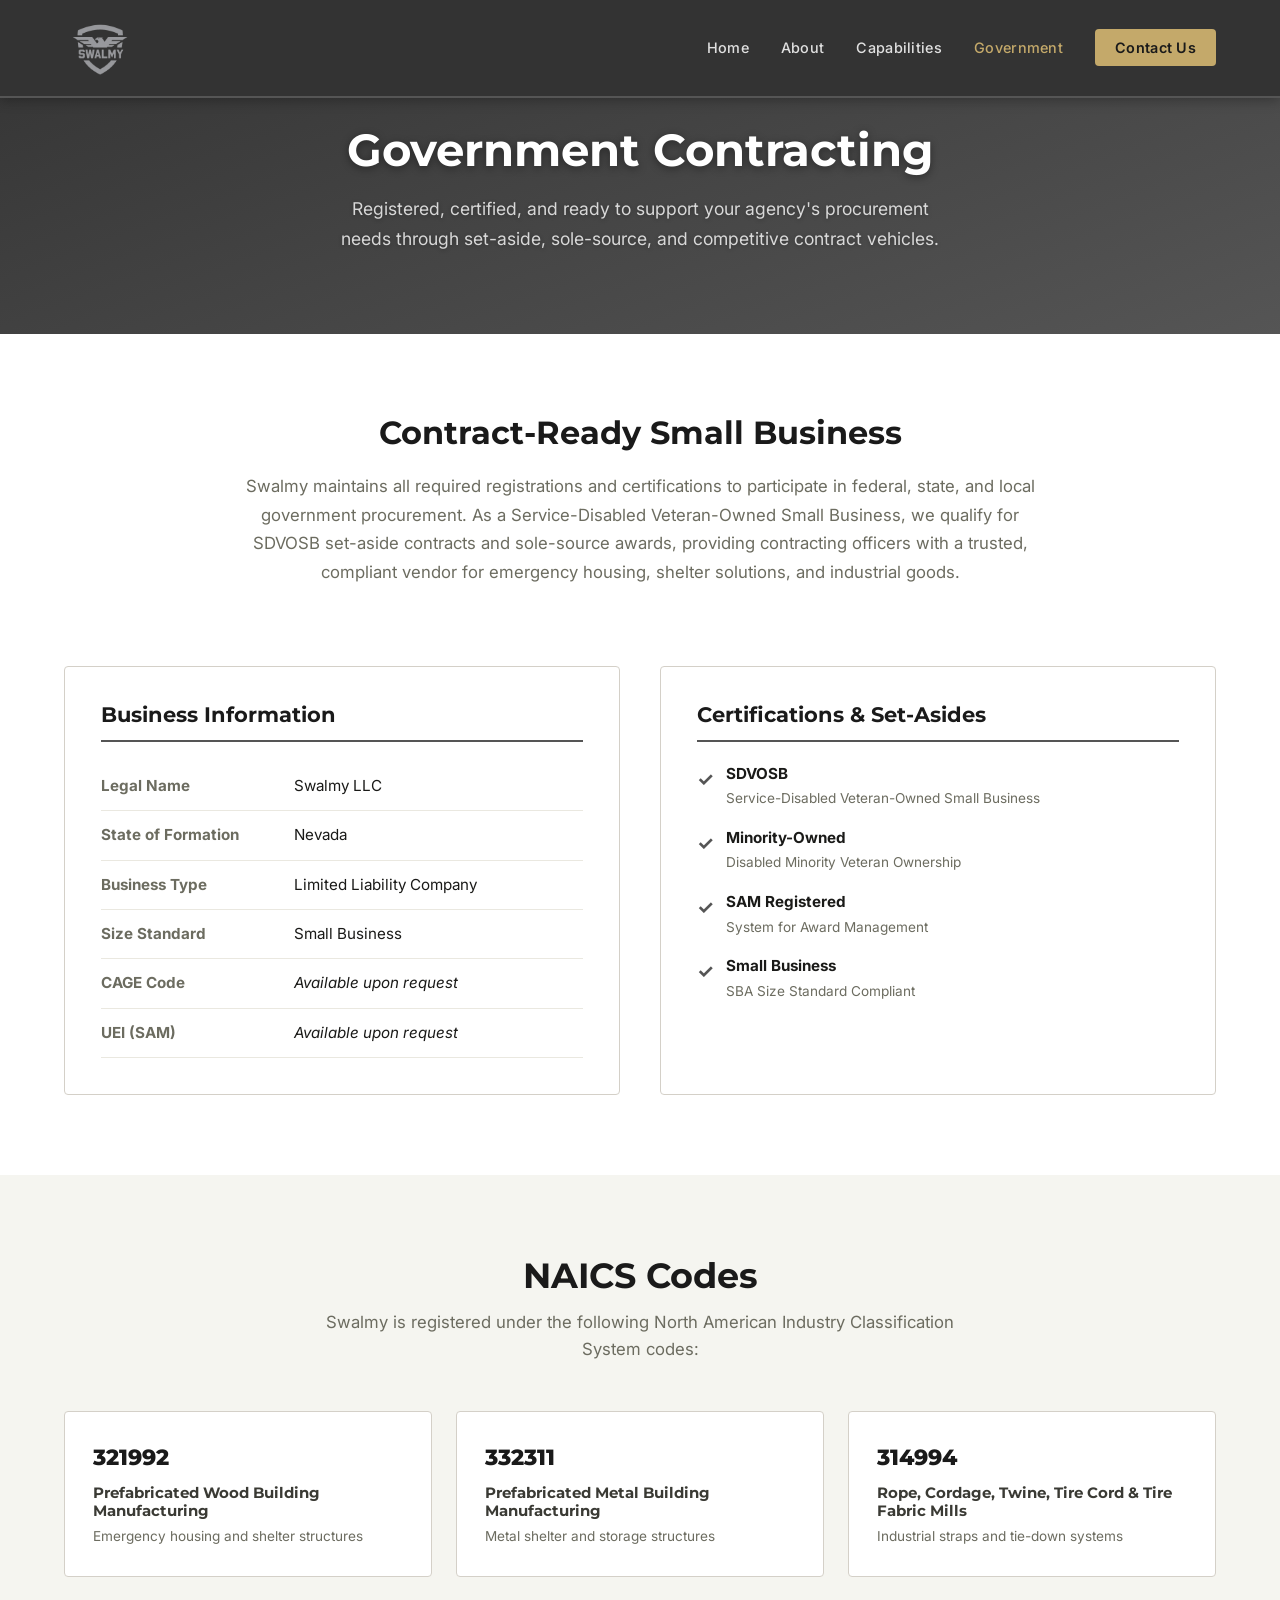
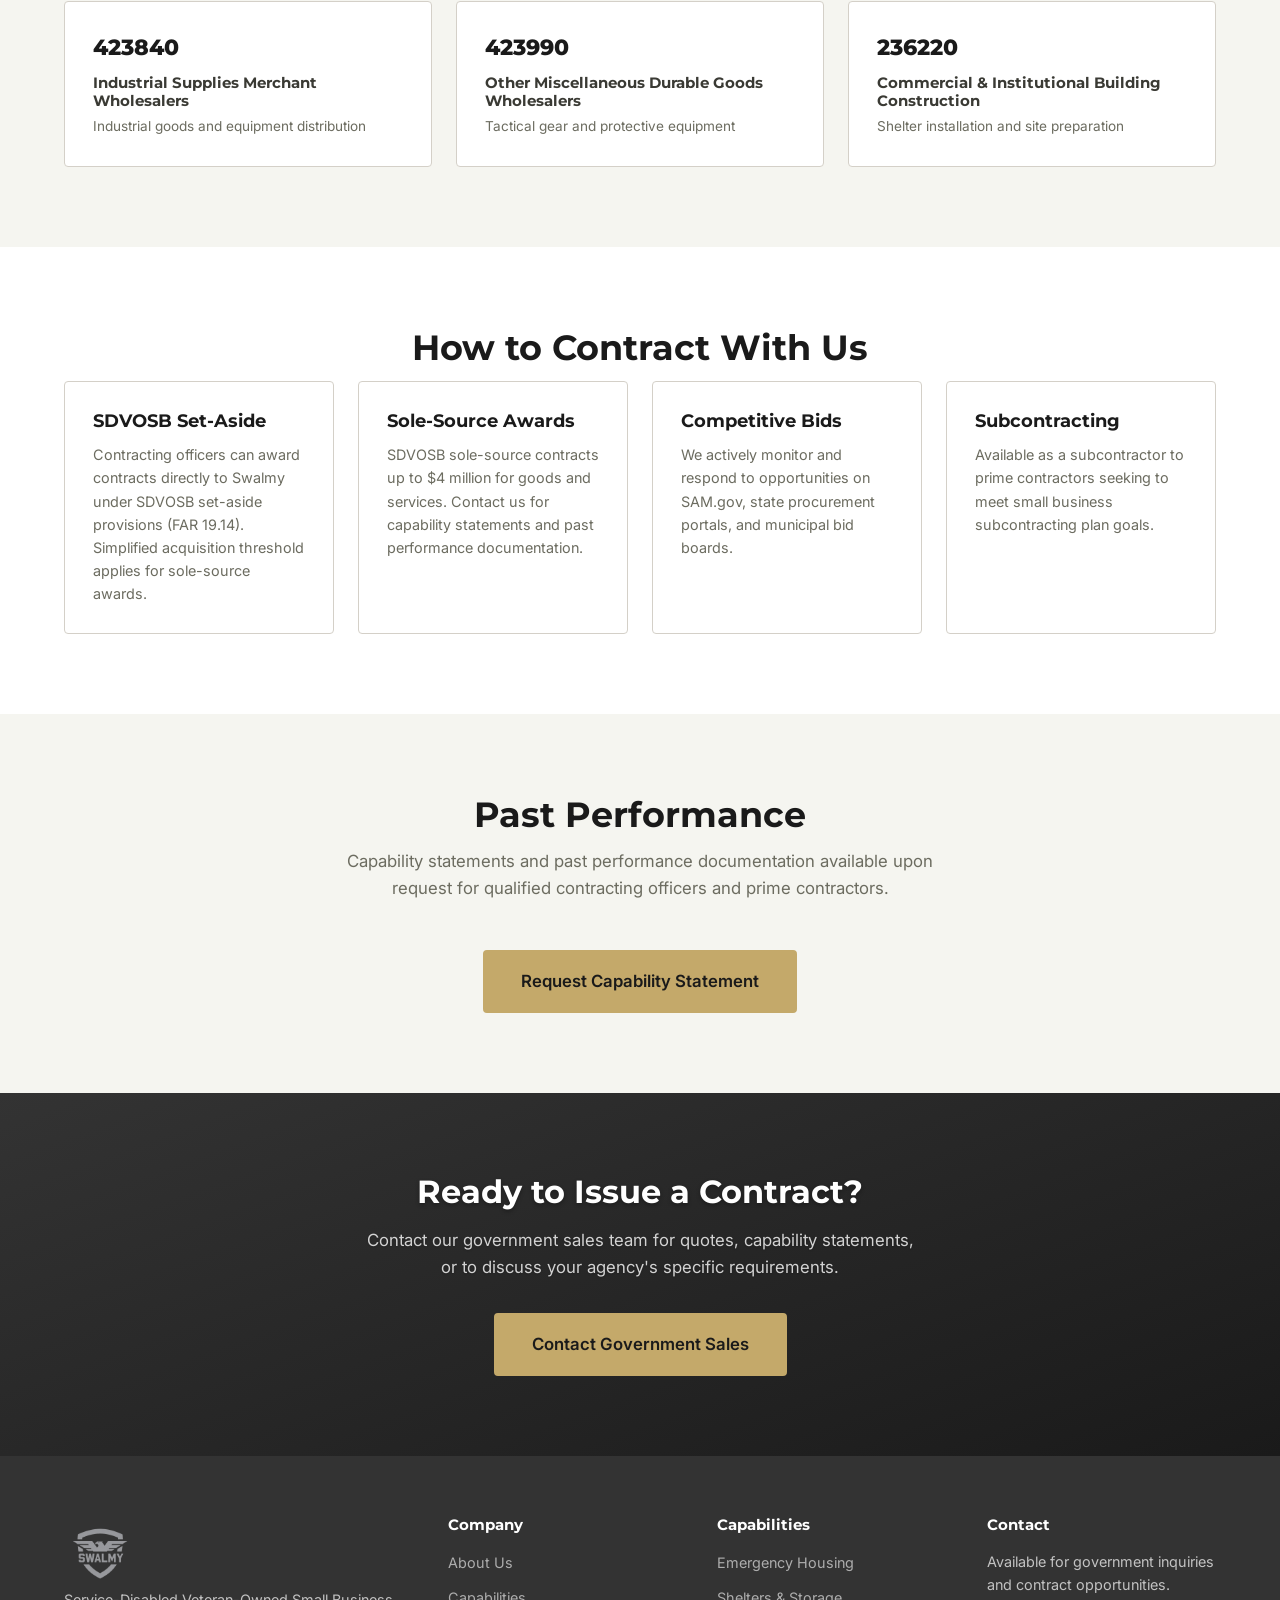
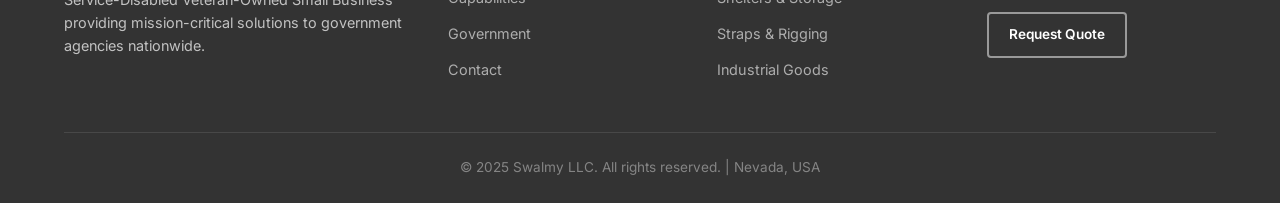
<file: government.html>
<!DOCTYPE html>
<html lang="en">
<head>
    <meta charset="UTF-8">
    <meta name="viewport" content="width=device-width, initial-scale=1.0">
    <title>Government Contracting — Swalmy | SDVOSB Federal Contractor</title>
    <meta name="description" content="Swalmy is registered and ready for federal, state, and local government contracts. SDVOSB certified, SAM registered, with applicable NAICS codes for emergency housing and industrial supply.">
    <meta property="og:title" content="Government Contracting — Swalmy">
    <meta property="og:description" content="SDVOSB certified government contractor. SAM registered. Ready for set-aside and sole-source contract opportunities.">
    <meta property="og:type" content="website">
    <meta property="og:url" content="https://swalmy.com/government">
    <link rel="canonical" href="https://swalmy.com/government">
    <link rel="preconnect" href="https://fonts.googleapis.com">
    <link rel="preconnect" href="https://fonts.gstatic.com" crossorigin>
    <link href="https://fonts.googleapis.com/css2?family=Inter:wght@300;400;500;600;700;800&family=Montserrat:wght@600;700;800&display=swap" rel="stylesheet">
    <link rel="stylesheet" href="assets/css/style.css">
</head>
<body>
    <header class="site-header">
        <nav class="nav-container">
            <a href="/" class="logo">
                <img src="/assets/images/swalmy-logo.png" alt="Swalmy" class="logo-img">
            </a>
            <button class="mobile-toggle" aria-label="Toggle navigation menu" aria-expanded="false">
                <span></span><span></span><span></span>
            </button>
            <ul class="nav-links">
                <li><a href="/">Home</a></li>
                <li><a href="/about">About</a></li>
                <li><a href="/capabilities">Capabilities</a></li>
                <li><a href="/government" class="active">Government</a></li>
                <li><a href="/contact" class="nav-cta">Contact Us</a></li>
            </ul>
        </nav>
    </header>

    <main>
        <section class="page-hero">
            <div class="hero-content">
                <h1>Government Contracting</h1>
                <p class="hero-sub">Registered, certified, and ready to support your agency's procurement needs through set-aside, sole-source, and competitive contract vehicles.</p>
            </div>
        </section>

        <section class="gov-overview">
            <div class="container">
                <div class="gov-intro">
                    <h2>Contract-Ready Small Business</h2>
                    <p>Swalmy maintains all required registrations and certifications to participate in federal, state, and local government procurement. As a Service-Disabled Veteran-Owned Small Business, we qualify for SDVOSB set-aside contracts and sole-source awards, providing contracting officers with a trusted, compliant vendor for emergency housing, shelter solutions, and industrial goods.</p>
                </div>
            </div>
        </section>

        <section class="gov-details">
            <div class="container">
                <div class="gov-grid">
                    <div class="gov-card">
                        <h3>Business Information</h3>
                        <table class="gov-table">
                            <tr>
                                <td><strong>Legal Name</strong></td>
                                <td>Swalmy LLC</td>
                            </tr>
                            <tr>
                                <td><strong>State of Formation</strong></td>
                                <td>Nevada</td>
                            </tr>
                            <tr>
                                <td><strong>Business Type</strong></td>
                                <td>Limited Liability Company</td>
                            </tr>
                            <tr>
                                <td><strong>Size Standard</strong></td>
                                <td>Small Business</td>
                            </tr>
                            <tr>
                                <td><strong>CAGE Code</strong></td>
                                <td><em>Available upon request</em></td>
                            </tr>
                            <tr>
                                <td><strong>UEI (SAM)</strong></td>
                                <td><em>Available upon request</em></td>
                            </tr>
                        </table>
                    </div>

                    <div class="gov-card">
                        <h3>Certifications & Set-Asides</h3>
                        <div class="cert-list">
                            <div class="cert-item active">
                                <span class="cert-check">✓</span>
                                <div>
                                    <strong>SDVOSB</strong>
                                    <p>Service-Disabled Veteran-Owned Small Business</p>
                                </div>
                            </div>
                            <div class="cert-item active">
                                <span class="cert-check">✓</span>
                                <div>
                                    <strong>Minority-Owned</strong>
                                    <p>Disabled Minority Veteran Ownership</p>
                                </div>
                            </div>
                            <div class="cert-item active">
                                <span class="cert-check">✓</span>
                                <div>
                                    <strong>SAM Registered</strong>
                                    <p>System for Award Management</p>
                                </div>
                            </div>
                            <div class="cert-item active">
                                <span class="cert-check">✓</span>
                                <div>
                                    <strong>Small Business</strong>
                                    <p>SBA Size Standard Compliant</p>
                                </div>
                            </div>
                        </div>
                    </div>
                </div>
            </div>
        </section>

        <section class="naics-section">
            <div class="container">
                <h2 class="section-title">NAICS Codes</h2>
                <p class="section-subtitle">Swalmy is registered under the following North American Industry Classification System codes:</p>
                <div class="naics-grid">
                    <div class="naics-card">
                        <div class="naics-code">321992</div>
                        <h4>Prefabricated Wood Building Manufacturing</h4>
                        <p>Emergency housing and shelter structures</p>
                    </div>
                    <div class="naics-card">
                        <div class="naics-code">332311</div>
                        <h4>Prefabricated Metal Building Manufacturing</h4>
                        <p>Metal shelter and storage structures</p>
                    </div>
                    <div class="naics-card">
                        <div class="naics-code">314994</div>
                        <h4>Rope, Cordage, Twine, Tire Cord & Tire Fabric Mills</h4>
                        <p>Industrial straps and tie-down systems</p>
                    </div>
                    <div class="naics-card">
                        <div class="naics-code">423840</div>
                        <h4>Industrial Supplies Merchant Wholesalers</h4>
                        <p>Industrial goods and equipment distribution</p>
                    </div>
                    <div class="naics-card">
                        <div class="naics-code">423990</div>
                        <h4>Other Miscellaneous Durable Goods Wholesalers</h4>
                        <p>Tactical gear and protective equipment</p>
                    </div>
                    <div class="naics-card">
                        <div class="naics-code">236220</div>
                        <h4>Commercial & Institutional Building Construction</h4>
                        <p>Shelter installation and site preparation</p>
                    </div>
                </div>
            </div>
        </section>

        <section class="contract-vehicles">
            <div class="container">
                <h2 class="section-title">How to Contract With Us</h2>
                <div class="vehicles-grid">
                    <div class="vehicle-card">
                        <h3>SDVOSB Set-Aside</h3>
                        <p>Contracting officers can award contracts directly to Swalmy under SDVOSB set-aside provisions (FAR 19.14). Simplified acquisition threshold applies for sole-source awards.</p>
                    </div>
                    <div class="vehicle-card">
                        <h3>Sole-Source Awards</h3>
                        <p>SDVOSB sole-source contracts up to $4 million for goods and services. Contact us for capability statements and past performance documentation.</p>
                    </div>
                    <div class="vehicle-card">
                        <h3>Competitive Bids</h3>
                        <p>We actively monitor and respond to opportunities on SAM.gov, state procurement portals, and municipal bid boards.</p>
                    </div>
                    <div class="vehicle-card">
                        <h3>Subcontracting</h3>
                        <p>Available as a subcontractor to prime contractors seeking to meet small business subcontracting plan goals.</p>
                    </div>
                </div>
            </div>
        </section>

        <section class="past-performance">
            <div class="container">
                <h2 class="section-title">Past Performance</h2>
                <p class="section-subtitle">Capability statements and past performance documentation available upon request for qualified contracting officers and prime contractors.</p>
                <div class="performance-cta">
                    <a href="/contact" class="btn btn-primary btn-lg">Request Capability Statement</a>
                </div>
            </div>
        </section>

        <section class="cta-section">
            <div class="container">
                <h2>Ready to Issue a Contract?</h2>
                <p>Contact our government sales team for quotes, capability statements, or to discuss your agency's specific requirements.</p>
                <a href="/contact" class="btn btn-primary btn-lg">Contact Government Sales</a>
            </div>
        </section>
    </main>

    <footer class="site-footer">
        <div class="container">
            <div class="footer-grid">
                <div class="footer-brand">
                    <img src="/assets/images/swalmy-logo.png" alt="Swalmy" class="logo-img">
                    <p>Service-Disabled Veteran-Owned Small Business providing mission-critical solutions to government agencies nationwide.</p>
                </div>
                <div class="footer-links">
                    <h4>Company</h4>
                    <ul>
                        <li><a href="/about">About Us</a></li>
                        <li><a href="/capabilities">Capabilities</a></li>
                        <li><a href="/government">Government</a></li>
                        <li><a href="/contact">Contact</a></li>
                    </ul>
                </div>
                <div class="footer-links">
                    <h4>Capabilities</h4>
                    <ul>
                        <li><a href="/capabilities#housing">Emergency Housing</a></li>
                        <li><a href="/capabilities#shelters">Shelters & Storage</a></li>
                        <li><a href="/capabilities#straps">Straps & Rigging</a></li>
                        <li><a href="/capabilities#industrial">Industrial Goods</a></li>
                    </ul>
                </div>
                <div class="footer-contact">
                    <h4>Contact</h4>
                    <p>Available for government inquiries<br>and contract opportunities.</p>
                    <a href="/contact" class="btn btn-outline btn-sm">Request Quote</a>
                </div>
            </div>
            <div class="footer-bottom">
                <p>&copy; 2025 Swalmy LLC. All rights reserved. | Nevada, USA</p>
            </div>
        </div>
    </footer>

    <script src="assets/js/main.js"></script>
</body>
</html>
</file>
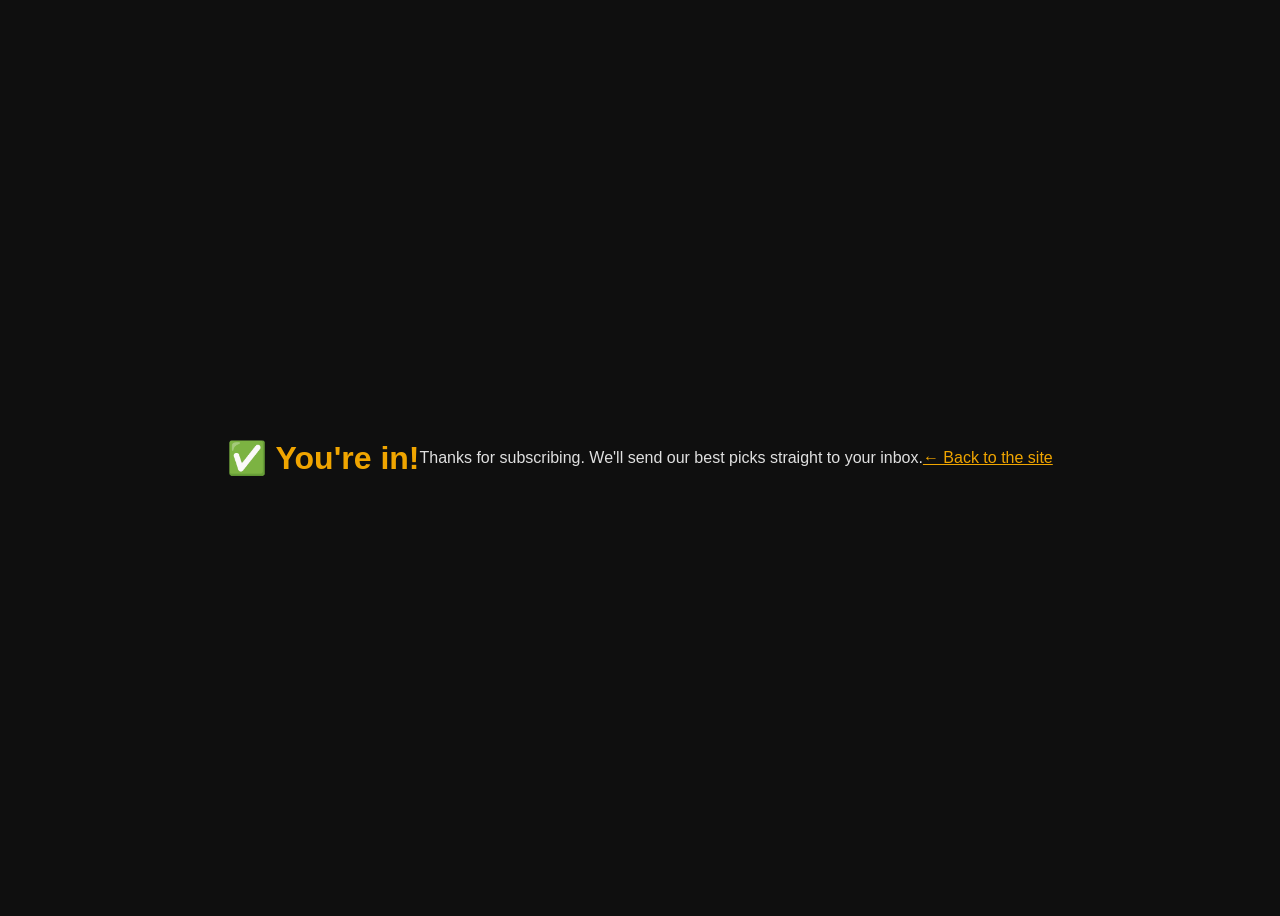
<file: thanks.html>
<!doctype html>
<html lang="en">
<head>
<meta charset="utf-8">
<title>Thanks! — swalmy.com</title>
<meta name="robots" content="noindex">
<style>
body { font-family: sans-serif; background: #0f0f0f; color: #e0e0e0; display: flex; align-items: center; justify-content: center; min-height: 100vh; text-align: center; }
h1 { color: #f0a500; }
a { color: #f0a500; }
</style>
</head>
<body>
<h1>✅ You're in!</h1>
<p>Thanks for subscribing. We'll send our best picks straight to your inbox.</p>
<p><a href="/">← Back to the site</a></p>
</body>
</html>
</file>
<file: assets/css/style.css>
/* ===== SWALMY — Military Style ===== */
:root {
    --navy: #1a1a1a;
    --navy-mid: #2d2d2d;
    --navy-light: #4a4a4a;
    --gold: #b8860b;
    --gold-light: #d4a017;
    --od-green: #555555;
    --od-green-light: #777777;
    --od-green-dark: #333333;
    --tan: #c4a96a;
    --tan-light: #d4be8a;
    --white: #ffffff;
    --gray-50: #f5f5f0;
    --gray-100: #eae8e0;
    --gray-200: #d4d0c8;
    --gray-300: #b8b4aa;
    --gray-600: #6c6c60;
    --gray-800: #3a3a34;
    --gray-900: #1a1a18;
    --font-body: 'Inter', -apple-system, BlinkMacSystemFont, sans-serif;
    --font-heading: 'Montserrat', 'Inter', sans-serif;
    --max-width: 1200px;
    --radius: 4px;
    --shadow: 0 2px 8px rgba(0,0,0,0.12);
    --shadow-lg: 0 8px 32px rgba(0,0,0,0.2);
    --transition: 0.2s ease;
}

*, *::before, *::after {
    box-sizing: border-box;
    margin: 0;
    padding: 0;
}

html {
    scroll-behavior: smooth;
}

body {
    font-family: var(--font-body);
    font-size: 16px;
    line-height: 1.6;
    color: var(--gray-900);
    background: var(--white);
    -webkit-font-smoothing: antialiased;
}

img {
    max-width: 100%;
    height: auto;
    display: block;
}

a {
    color: var(--navy-light);
    text-decoration: none;
    transition: color var(--transition);
}

a:hover {
    color: var(--gold);
}

h1, h2, h3, h4, h5, h6 {
    font-family: var(--font-heading);
    font-weight: 700;
    line-height: 1.2;
    color: var(--navy);
}

.container {
    max-width: var(--max-width);
    margin: 0 auto;
    padding: 0 24px;
}

/* ===== HEADER ===== */
.site-header {
    position: fixed;
    top: 0;
    left: 0;
    right: 0;
    z-index: 1000;
    background: var(--od-green-dark);
    box-shadow: 0 2px 12px rgba(0,0,0,0.4);
    border-bottom: 2px solid var(--od-green);
}

.nav-container {
    max-width: var(--max-width);
    margin: 0 auto;
    padding: 0 24px;
    display: flex;
    align-items: center;
    justify-content: space-between;
    height: 96px;
}

.logo {
    display: flex;
    align-items: center;
    gap: 10px;
}

.logo-img {
    height: 72px;
    width: auto;
    display: block;
    object-fit: contain;
}

.logo-text {
    font-family: var(--font-heading);
    font-size: 1.6rem;
    font-weight: 800;
    color: var(--tan);
    letter-spacing: 4px;
}

.nav-links {
    display: flex;
    align-items: center;
    gap: 32px;
    list-style: none;
}

.nav-links a {
    color: rgba(255,255,255,0.85);
    font-size: 0.9rem;
    font-weight: 500;
    letter-spacing: 0.3px;
    transition: color var(--transition);
}

.nav-links a:hover,
.nav-links a.active {
    color: var(--tan);
}

.nav-cta {
    background: var(--tan);
    color: var(--navy) !important;
    padding: 10px 20px;
    border-radius: var(--radius);
    font-weight: 600 !important;
}

.nav-cta:hover {
    background: var(--tan-light) !important;
    color: var(--navy) !important;
}

.mobile-toggle {
    display: none;
    flex-direction: column;
    gap: 5px;
    background: none;
    border: none;
    cursor: pointer;
    padding: 8px;
}

.mobile-toggle span {
    width: 24px;
    height: 2px;
    background: var(--white);
    transition: var(--transition);
}

/* ===== HERO ===== */
.hero {
    background: linear-gradient(160deg, var(--od-green-dark) 0%, var(--od-green) 40%, var(--navy) 100%);
    padding: 132px 24px 100px;
    text-align: center;
    position: relative;
    overflow: hidden;
}

.hero::before {
    content: '';
    position: absolute;
    top: 0;
    left: 0;
    right: 0;
    bottom: 0;
    background: repeating-linear-gradient(
        45deg,
        transparent,
        transparent 35px,
        rgba(0,0,0,0.03) 35px,
        rgba(0,0,0,0.03) 70px
    );
}

.hero-content {
    max-width: 800px;
    margin: 0 auto;
    position: relative;
    z-index: 1;
}

.hero-badge {
    display: inline-block;
    background: rgba(184,134,11,0.2);
    border: 1px solid var(--tan);
    color: var(--tan);
    padding: 8px 20px;
    border-radius: 2px;
    font-size: 0.75rem;
    font-weight: 700;
    letter-spacing: 2px;
    text-transform: uppercase;
    margin-bottom: 24px;
}

.hero h1 {
    font-size: 3.2rem;
    color: var(--white);
    margin-bottom: 20px;
    text-shadow: 0 2px 8px rgba(0,0,0,0.4);
}

.hero-sub {
    font-size: 1.2rem;
    color: rgba(255,255,255,0.8);
    max-width: 640px;
    margin: 0 auto 36px;
    line-height: 1.7;
    text-shadow: 0 1px 4px rgba(0,0,0,0.3);
}

.hero-actions {
    display: flex;
    gap: 16px;
    justify-content: center;
    flex-wrap: wrap;
}

/* Page Hero (inner pages) */
.page-hero {
    background: linear-gradient(160deg, var(--od-green-dark) 0%, var(--od-green) 100%);
    padding: 124px 24px 80px;
    text-align: center;
}

.page-hero h1 {
    font-size: 2.8rem;
    color: var(--white);
    margin-bottom: 16px;
    text-shadow: 0 2px 8px rgba(0,0,0,0.4);
}

.page-hero .hero-sub {
    font-size: 1.1rem;
    color: rgba(255,255,255,0.8);
    max-width: 600px;
    margin: 0 auto;
    text-shadow: 0 1px 4px rgba(0,0,0,0.3);
}

/* ===== BUTTONS ===== */
.btn {
    display: inline-block;
    padding: 14px 28px;
    border-radius: var(--radius);
    font-size: 0.95rem;
    font-weight: 600;
    text-align: center;
    cursor: pointer;
    transition: all var(--transition);
    border: 2px solid transparent;
}

.btn-primary {
    background: var(--tan);
    color: var(--navy);
    border-color: var(--tan);
}

.btn-primary:hover {
    background: var(--tan-light);
    border-color: var(--tan-light);
    color: var(--navy);
    transform: translateY(-2px);
    box-shadow: 0 4px 16px rgba(196,169,106,0.3);
}

.btn-outline {
    background: transparent;
    color: var(--white);
    border-color: rgba(255,255,255,0.5);
}

.btn-outline:hover {
    background: rgba(255,255,255,0.1);
    border-color: var(--white);
    color: var(--white);
}

.btn-lg {
    padding: 16px 36px;
    font-size: 1.05rem;
}

.btn-sm {
    padding: 10px 20px;
    font-size: 0.85rem;
}

/* ===== TRUST BAR ===== */
.trust-bar {
    background: var(--od-green-dark);
    border-bottom: 2px solid var(--od-green);
    padding: 24px 0;
}

.trust-items {
    display: flex;
    justify-content: center;
    align-items: center;
    gap: 48px;
    flex-wrap: wrap;
}

.trust-item {
    display: flex;
    align-items: center;
    gap: 10px;
    font-size: 0.9rem;
    font-weight: 600;
    color: var(--white);
    letter-spacing: 0.5px;
}

.trust-icon {
    color: var(--tan);
    font-size: 1.2rem;
}

/* ===== SECTIONS ===== */
.section-title {
    font-size: 2.2rem;
    text-align: center;
    margin-bottom: 12px;
}

.section-subtitle {
    text-align: center;
    color: var(--gray-600);
    max-width: 640px;
    margin: 0 auto 48px;
    font-size: 1.05rem;
}

/* ===== CAPABILITIES OVERVIEW ===== */
.capabilities-overview {
    padding: 80px 0;
}

.capabilities-grid {
    display: grid;
    grid-template-columns: repeat(auto-fit, minmax(260px, 1fr));
    gap: 32px;
}

.capability-card {
    background: var(--white);
    border: 1px solid var(--gray-200);
    border-radius: var(--radius);
    padding: 32px;
    transition: all var(--transition);
}

.capability-card:hover {
    border-color: var(--od-green);
    box-shadow: var(--shadow-lg);
    transform: translateY(-4px);
}

.capability-icon {
    font-size: 2.4rem;
    margin-bottom: 16px;
}

.capability-card h3 {
    font-size: 1.2rem;
    margin-bottom: 12px;
}

.capability-card p {
    color: var(--gray-600);
    font-size: 0.95rem;
    line-height: 1.6;
}

/* ===== WHY SWALMY ===== */
.why-swalmy {
    padding: 80px 0;
    background: var(--gray-50);
    border-top: 3px solid var(--od-green);
}

.why-grid {
    display: grid;
    grid-template-columns: 1.2fr 0.8fr;
    gap: 60px;
    align-items: center;
}

.why-content h2 {
    font-size: 2rem;
    margin-bottom: 20px;
}

.why-content p {
    color: var(--gray-600);
    margin-bottom: 24px;
    line-height: 1.7;
}

.why-list {
    list-style: none;
    margin-bottom: 32px;
}

.why-list li {
    padding: 8px 0;
    padding-left: 28px;
    position: relative;
    color: var(--gray-800);
}

.why-list li::before {
    content: '▸';
    position: absolute;
    left: 0;
    color: var(--od-green);
    font-weight: 700;
}

.why-stats {
    display: flex;
    flex-direction: column;
    gap: 20px;
}

.stat-card {
    background: var(--white);
    border: 1px solid var(--gray-200);
    border-radius: var(--radius);
    padding: 28px;
    text-align: center;
}

.stat-number {
    font-family: var(--font-heading);
    font-size: 2rem;
    font-weight: 800;
    color: var(--navy);
}

.stat-label {
    font-size: 0.85rem;
    color: var(--gray-600);
    margin-top: 4px;
    text-transform: uppercase;
    letter-spacing: 1px;
}

/* ===== CTA SECTION ===== */
.cta-section {
    background: linear-gradient(160deg, var(--od-green-dark) 0%, var(--navy) 100%);
    padding: 80px 24px;
    text-align: center;
}

.cta-section h2 {
    font-size: 2rem;
    color: var(--white);
    margin-bottom: 16px;
    text-shadow: 0 2px 4px rgba(0,0,0,0.3);
}

.cta-section p {
    color: rgba(255,255,255,0.8);
    max-width: 560px;
    margin: 0 auto 32px;
    font-size: 1.05rem;
    text-shadow: 0 1px 2px rgba(0,0,0,0.2);
}

/* ===== ABOUT PAGE ===== */
.about-story {
    padding: 80px 0;
}

.about-grid {
    display: grid;
    grid-template-columns: 1.3fr 0.7fr;
    gap: 60px;
    align-items: start;
}

.about-content h2 {
    font-size: 2rem;
    margin-bottom: 20px;
}

.about-content p {
    color: var(--gray-600);
    margin-bottom: 20px;
    line-height: 1.7;
}

.about-values {
    display: flex;
    flex-direction: column;
    gap: 20px;
}

.value-card {
    background: var(--gray-50);
    border-left: 4px solid var(--od-green);
    padding: 24px;
    border-radius: 0 var(--radius) var(--radius) 0;
}

.value-card h3 {
    font-size: 1.1rem;
    margin-bottom: 8px;
}

.value-card p {
    color: var(--gray-600);
    font-size: 0.9rem;
}

/* ===== LEADERSHIP ===== */
.leadership {
    padding: 80px 0;
    background: var(--gray-50);
}

.leadership-grid {
    display: flex;
    justify-content: center;
    gap: 40px;
    flex-wrap: wrap;
}

.leader-card {
    background: var(--white);
    border: 1px solid var(--gray-200);
    border-radius: var(--radius);
    padding: 40px;
    text-align: center;
    max-width: 400px;
}

.leader-avatar {
    margin-bottom: 20px;
}

.avatar-placeholder {
    width: 80px;
    height: 80px;
    background: var(--od-green);
    color: var(--tan);
    border-radius: 50%;
    display: flex;
    align-items: center;
    justify-content: center;
    font-family: var(--font-heading);
    font-size: 2rem;
    font-weight: 700;
    margin: 0 auto;
}

.leader-card h3 {
    font-size: 1.3rem;
    margin-bottom: 4px;
}

.leader-title {
    color: var(--od-green-light);
    font-size: 0.9rem;
    font-weight: 600;
    margin-bottom: 16px;
}

.leader-bio {
    color: var(--gray-600);
    font-size: 0.95rem;
    line-height: 1.6;
}

/* ===== CERTIFICATIONS ===== */
.certifications {
    padding: 80px 0;
}

.cert-grid {
    display: grid;
    grid-template-columns: repeat(auto-fit, minmax(300px, 1fr));
    gap: 24px;
}

.cert-card {
    background: var(--white);
    border: 1px solid var(--gray-200);
    border-radius: var(--radius);
    padding: 32px;
    text-align: center;
}

.cert-badge {
    display: inline-block;
    background: var(--od-green);
    color: var(--tan);
    padding: 8px 20px;
    border-radius: var(--radius);
    font-family: var(--font-heading);
    font-weight: 700;
    font-size: 1.1rem;
    margin-bottom: 16px;
}

.cert-card h3 {
    font-size: 1rem;
    margin-bottom: 8px;
}

.cert-card p {
    color: var(--gray-600);
    font-size: 0.9rem;
}

/* ===== CAPABILITIES DETAIL ===== */
.capability-detail {
    padding: 80px 0;
}

.capability-detail.alt {
    background: var(--gray-50);
}

.detail-grid {
    display: grid;
    grid-template-columns: 1fr 1fr;
    gap: 60px;
    align-items: center;
}

.detail-grid.reverse {
    direction: rtl;
}

.detail-grid.reverse > * {
    direction: ltr;
}

.detail-label {
    display: inline-block;
    background: rgba(61,79,47,0.1);
    color: var(--od-green);
    padding: 4px 12px;
    border-radius: 2px;
    font-size: 0.8rem;
    font-weight: 600;
    text-transform: uppercase;
    letter-spacing: 1px;
    margin-bottom: 12px;
}

.detail-content h2 {
    font-size: 1.8rem;
    margin-bottom: 16px;
}

.detail-content p {
    color: var(--gray-600);
    margin-bottom: 20px;
    line-height: 1.7;
}

.detail-list {
    list-style: none;
}

.detail-list li {
    padding: 6px 0;
    padding-left: 24px;
    position: relative;
    color: var(--gray-800);
    font-size: 0.95rem;
}

.detail-list li::before {
    content: '▸';
    position: absolute;
    left: 0;
    color: var(--od-green);
    font-weight: 700;
}

.visual-placeholder {
    border-radius: var(--radius);
    height: 300px;
    display: flex;
    align-items: center;
    justify-content: center;
    color: rgba(255,255,255,0.6);
    font-size: 1rem;
    font-weight: 500;
}

/* ===== GOVERNMENT PAGE ===== */
.gov-overview {
    padding: 80px 0;
}

.gov-intro {
    max-width: 800px;
    margin: 0 auto;
    text-align: center;
}

.gov-intro h2 {
    font-size: 2rem;
    margin-bottom: 20px;
}

.gov-intro p {
    color: var(--gray-600);
    line-height: 1.7;
    font-size: 1.05rem;
}

.gov-details {
    padding: 0 0 80px;
}

.gov-grid {
    display: grid;
    grid-template-columns: 1fr 1fr;
    gap: 40px;
}

.gov-card {
    background: var(--white);
    border: 1px solid var(--gray-200);
    border-radius: var(--radius);
    padding: 36px;
}

.gov-card h3 {
    font-size: 1.3rem;
    margin-bottom: 20px;
    padding-bottom: 12px;
    border-bottom: 2px solid var(--od-green);
}

.gov-table {
    width: 100%;
    border-collapse: collapse;
}

.gov-table tr {
    border-bottom: 1px solid var(--gray-100);
}

.gov-table td {
    padding: 12px 0;
    font-size: 0.95rem;
}

.gov-table td:first-child {
    width: 40%;
    color: var(--gray-600);
}

.cert-list {
    display: flex;
    flex-direction: column;
    gap: 16px;
}

.cert-item {
    display: flex;
    align-items: flex-start;
    gap: 12px;
}

.cert-check {
    color: var(--od-green);
    font-size: 1.2rem;
    font-weight: 700;
    flex-shrink: 0;
    margin-top: 2px;
}

.cert-item strong {
    display: block;
    font-size: 0.95rem;
}

.cert-item p {
    color: var(--gray-600);
    font-size: 0.85rem;
    margin-top: 2px;
}

/* ===== NAICS ===== */
.naics-section {
    padding: 80px 0;
    background: var(--gray-50);
}

.naics-grid {
    display: grid;
    grid-template-columns: repeat(auto-fit, minmax(300px, 1fr));
    gap: 24px;
}

.naics-card {
    background: var(--white);
    border: 1px solid var(--gray-200);
    border-radius: var(--radius);
    padding: 28px;
}

.naics-code {
    font-family: var(--font-heading);
    font-size: 1.4rem;
    font-weight: 800;
    color: var(--navy);
    margin-bottom: 8px;
}

.naics-card h4 {
    font-size: 0.95rem;
    margin-bottom: 6px;
    color: var(--gray-800);
}

.naics-card p {
    color: var(--gray-600);
    font-size: 0.85rem;
}

/* ===== CONTRACT VEHICLES ===== */
.contract-vehicles {
    padding: 80px 0;
}

.vehicles-grid {
    display: grid;
    grid-template-columns: repeat(auto-fit, minmax(260px, 1fr));
    gap: 24px;
}

.vehicle-card {
    background: var(--white);
    border: 1px solid var(--gray-200);
    border-radius: var(--radius);
    padding: 28px;
}

.vehicle-card h3 {
    font-size: 1.1rem;
    margin-bottom: 12px;
    color: var(--navy);
}

.vehicle-card p {
    color: var(--gray-600);
    font-size: 0.9rem;
    line-height: 1.6;
}

/* ===== PAST PERFORMANCE ===== */
.past-performance {
    padding: 80px 0;
    background: var(--gray-50);
    text-align: center;
}

.performance-cta {
    margin-top: 32px;
}

/* ===== CONTACT PAGE ===== */
.contact-section {
    padding: 80px 0;
}

.contact-grid {
    display: grid;
    grid-template-columns: 1.4fr 0.6fr;
    gap: 60px;
    align-items: start;
}

.contact-form-wrapper h2 {
    font-size: 1.8rem;
    margin-bottom: 28px;
}

.contact-form {
    display: flex;
    flex-direction: column;
    gap: 20px;
}

.form-row {
    display: grid;
    grid-template-columns: 1fr 1fr;
    gap: 20px;
}

.form-group {
    display: flex;
    flex-direction: column;
    gap: 6px;
}

.form-group label {
    font-size: 0.9rem;
    font-weight: 600;
    color: var(--gray-800);
}

.form-group input,
.form-group select,
.form-group textarea {
    padding: 12px 16px;
    border: 1px solid var(--gray-300);
    border-radius: var(--radius);
    font-family: var(--font-body);
    font-size: 0.95rem;
    transition: border-color var(--transition);
}

.form-group input:focus,
.form-group select:focus,
.form-group textarea:focus {
    outline: none;
    border-color: var(--navy-light);
    box-shadow: 0 0 0 3px rgba(45,74,122,0.1);
}

.form-group textarea {
    resize: vertical;
    min-height: 120px;
}

.contact-info {
    display: flex;
    flex-direction: column;
    gap: 24px;
}

.info-card {
    background: var(--gray-50);
    border: 1px solid var(--gray-200);
    border-radius: var(--radius);
    padding: 28px;
}

.info-card h3 {
    font-size: 1.1rem;
    margin-bottom: 12px;
    color: var(--navy);
}

.info-card p {
    color: var(--gray-600);
    font-size: 0.9rem;
    margin-bottom: 16px;
}

.info-item {
    display: flex;
    gap: 8px;
    margin-bottom: 8px;
    font-size: 0.9rem;
}

.info-item strong {
    color: var(--gray-800);
    min-width: 80px;
}

.info-item a {
    color: var(--navy-light);
}

/* ===== FOOTER ===== */
.site-footer {
    background: var(--od-green-dark);
    color: rgba(255,255,255,0.7);
    padding: 60px 0 0;
}

.footer-grid {
    display: grid;
    grid-template-columns: 1.5fr 1fr 1fr 1fr;
    gap: 40px;
    padding-bottom: 40px;
    border-bottom: 1px solid rgba(255,255,255,0.1);
}

.footer-brand .logo-text {
    display: block;
    margin-bottom: 12px;
    font-size: 1.3rem;
}

.footer-brand p {
    font-size: 0.9rem;
    line-height: 1.6;
}

.footer-links h4,
.footer-contact h4 {
    color: var(--white);
    font-size: 0.95rem;
    margin-bottom: 16px;
}

.footer-links ul {
    list-style: none;
}

.footer-links li {
    margin-bottom: 10px;
}

.footer-links a {
    color: rgba(255,255,255,0.6);
    font-size: 0.9rem;
}

.footer-links a:hover {
    color: var(--tan);
}

.footer-contact p {
    font-size: 0.9rem;
    margin-bottom: 16px;
}

.footer-bottom {
    padding: 24px 0;
    text-align: center;
    font-size: 0.85rem;
    color: rgba(255,255,255,0.4);
}

/* ===== RESPONSIVE ===== */
@media (max-width: 968px) {
    .nav-links {
        display: none;
        position: absolute;
        top: 72px;
        left: 0;
        right: 0;
        background: var(--od-green-dark);
        flex-direction: column;
        padding: 24px;
        gap: 16px;
        border-top: 1px solid rgba(255,255,255,0.1);
    }

    .nav-links.active {
        display: flex;
    }

    .mobile-toggle {
        display: flex;
    }

    .hero h1 {
        font-size: 2.2rem;
    }

    .page-hero h1 {
        font-size: 2rem;
    }

    .why-grid,
    .about-grid,
    .detail-grid,
    .detail-grid.reverse,
    .gov-grid,
    .contact-grid {
        grid-template-columns: 1fr;
        gap: 40px;
    }

    .detail-grid.reverse {
        direction: ltr;
    }

    .footer-grid {
        grid-template-columns: 1fr 1fr;
        gap: 32px;
    }

    .form-row {
        grid-template-columns: 1fr;
    }

    .trust-items {
        gap: 24px;
    }
}

@media (max-width: 600px) {
    .hero {
        padding: 130px 16px 70px;
    }

    .hero h1 {
        font-size: 1.8rem;
    }

    .section-title {
        font-size: 1.6rem;
    }

    .footer-grid {
        grid-template-columns: 1fr;
    }

    .capabilities-grid {
        grid-template-columns: 1fr;
    }

    .naics-grid {
        grid-template-columns: 1fr;
    }
}
</file>
